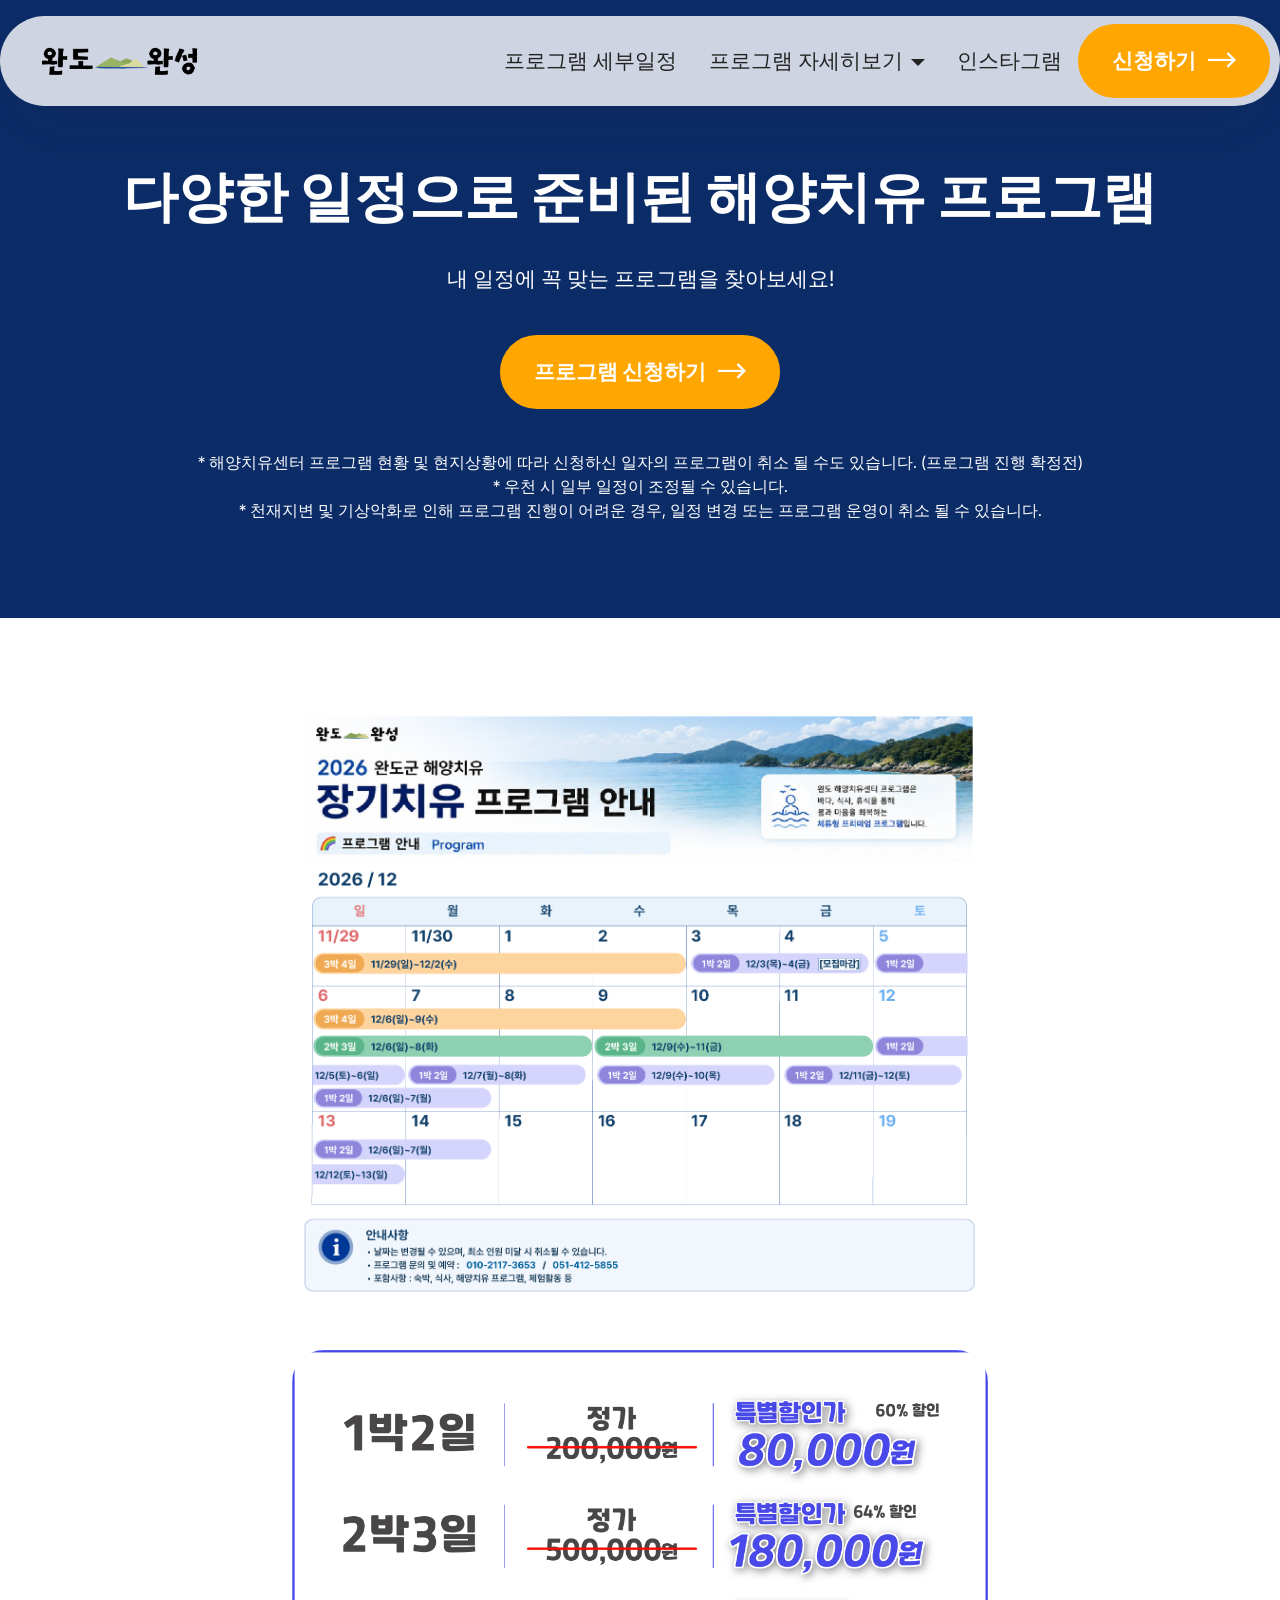
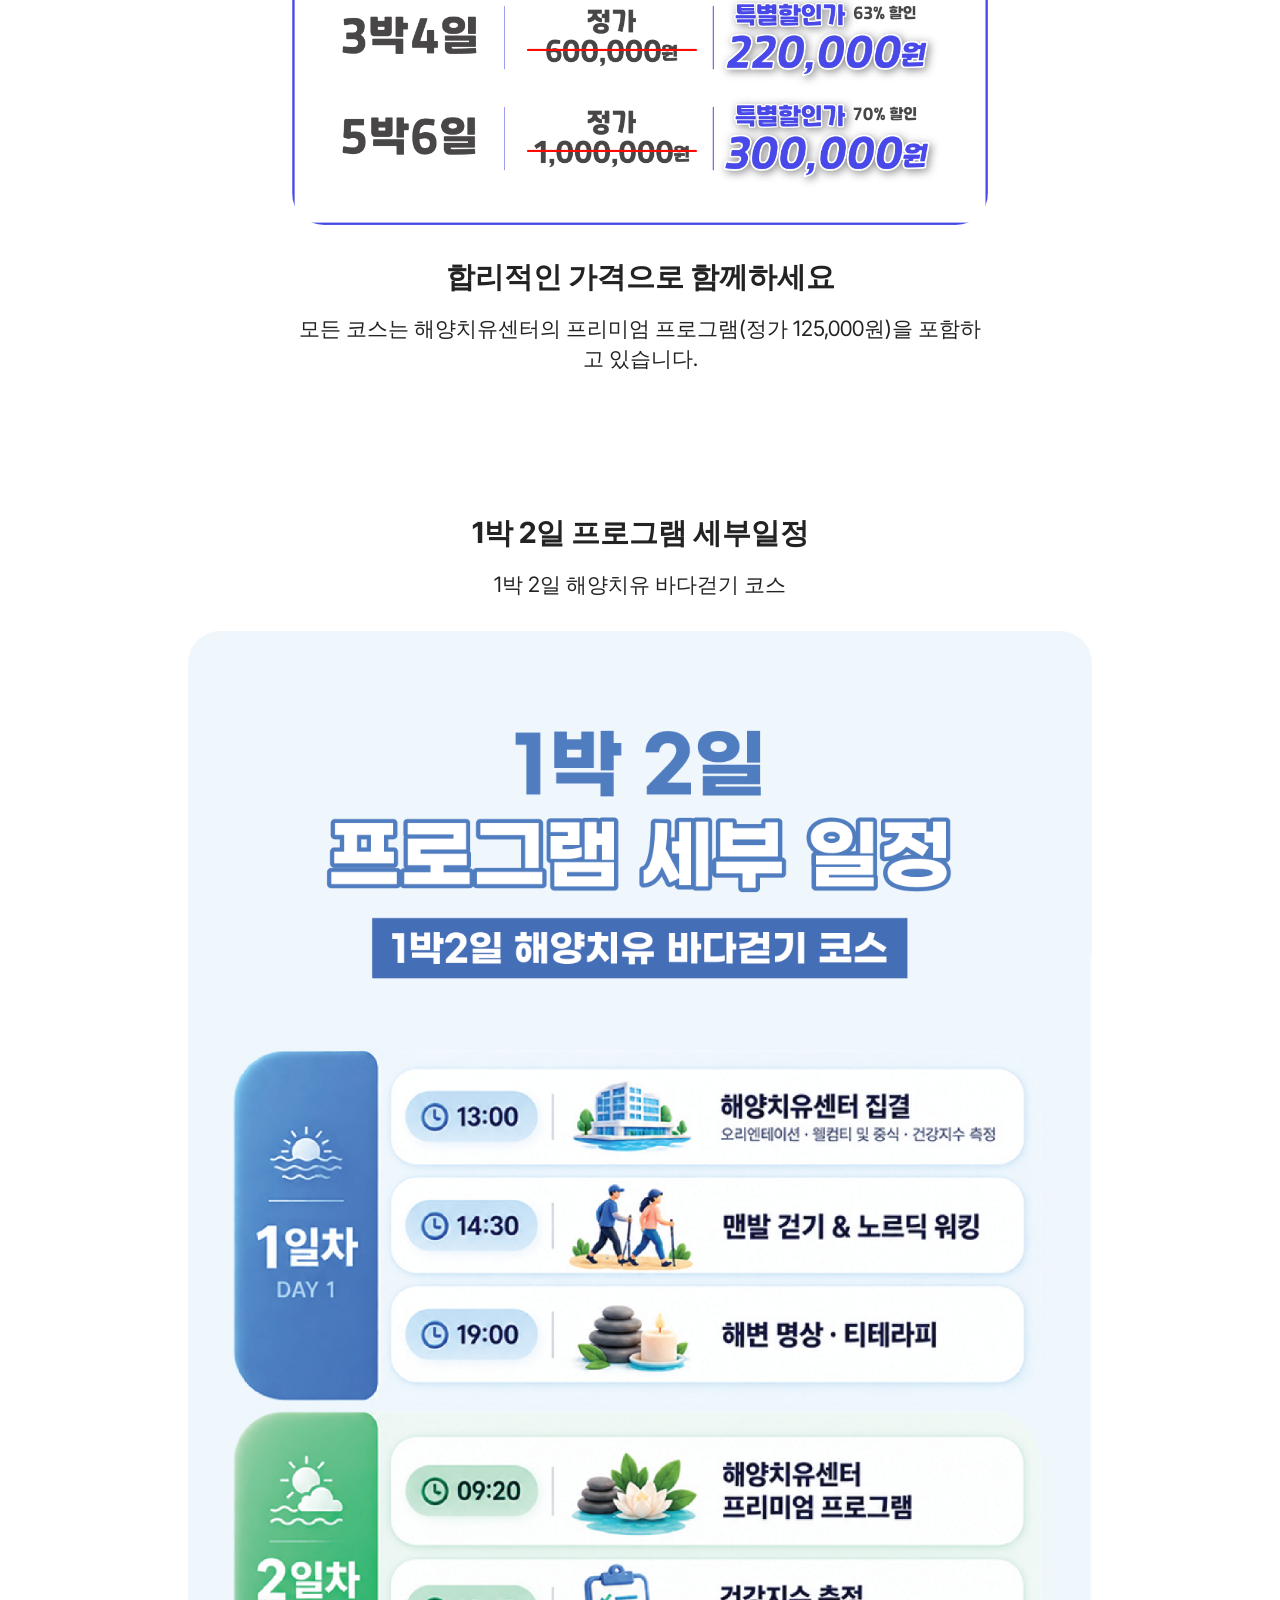
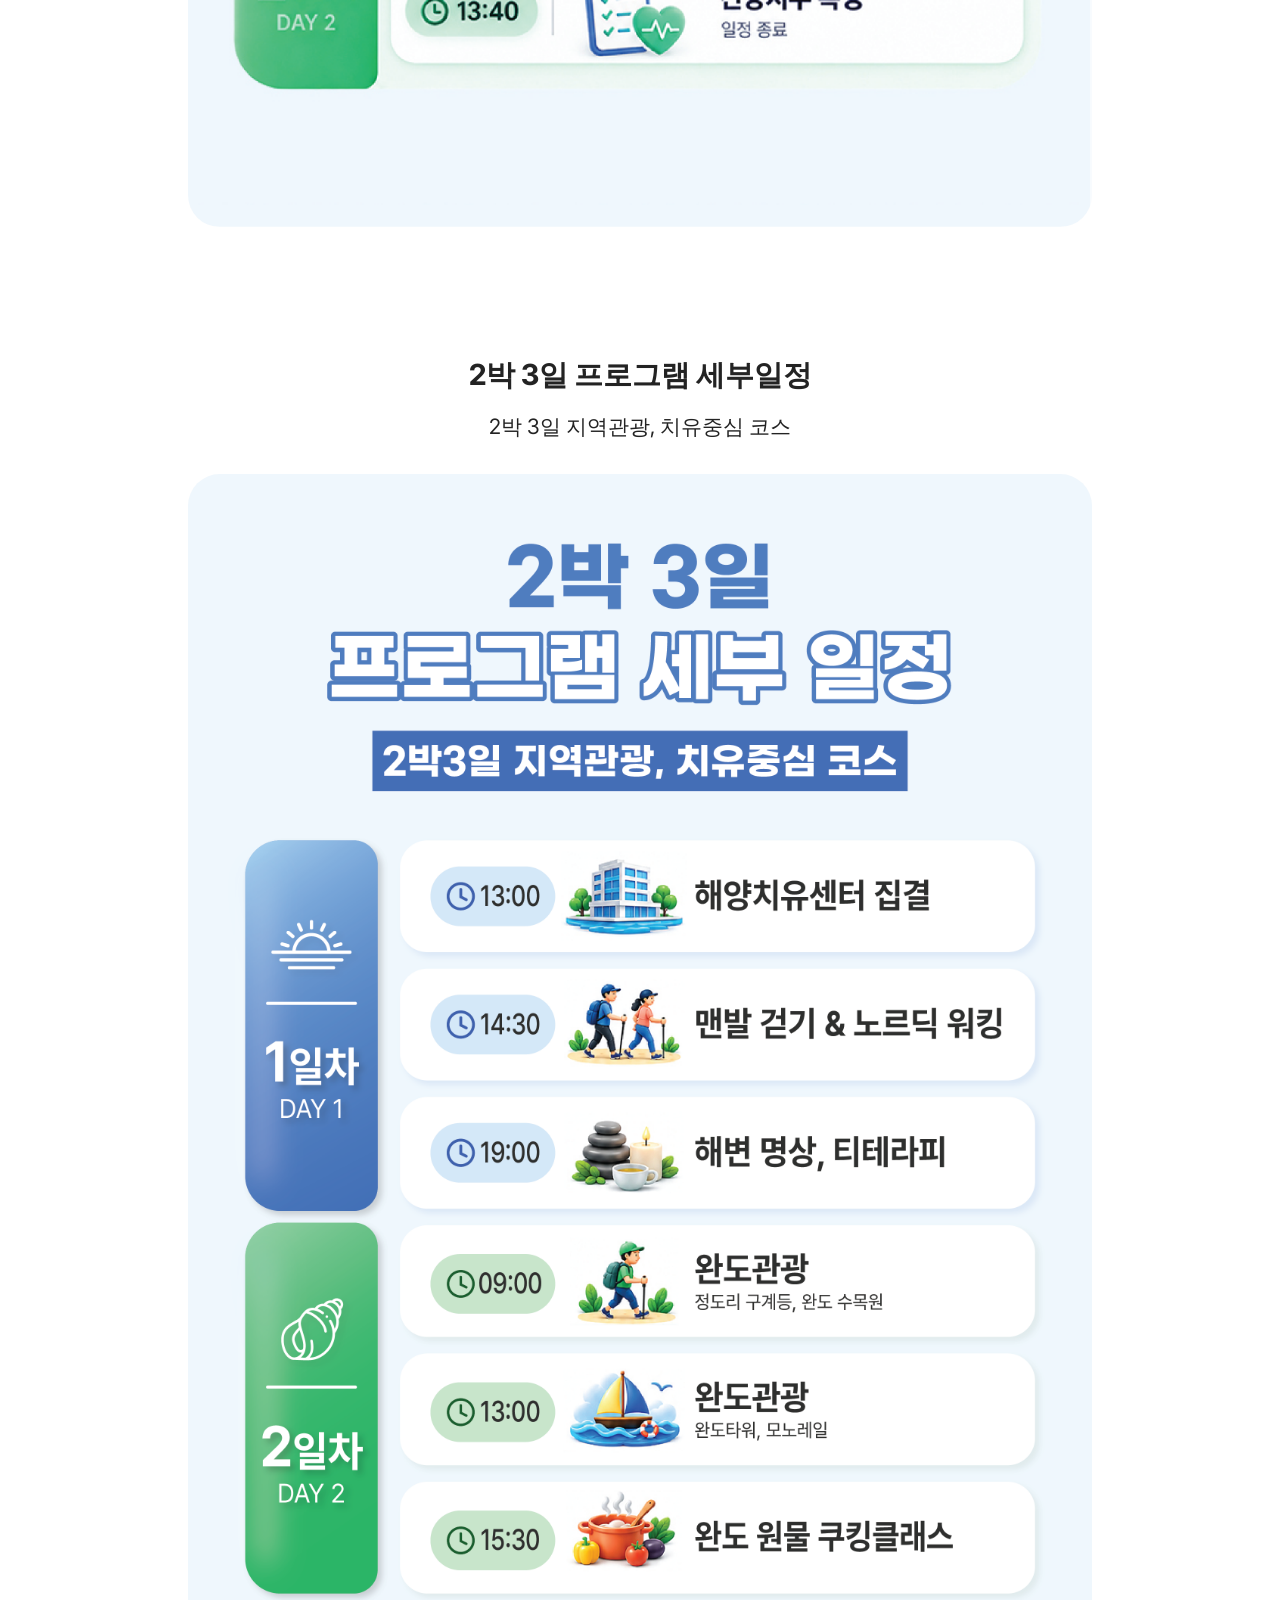
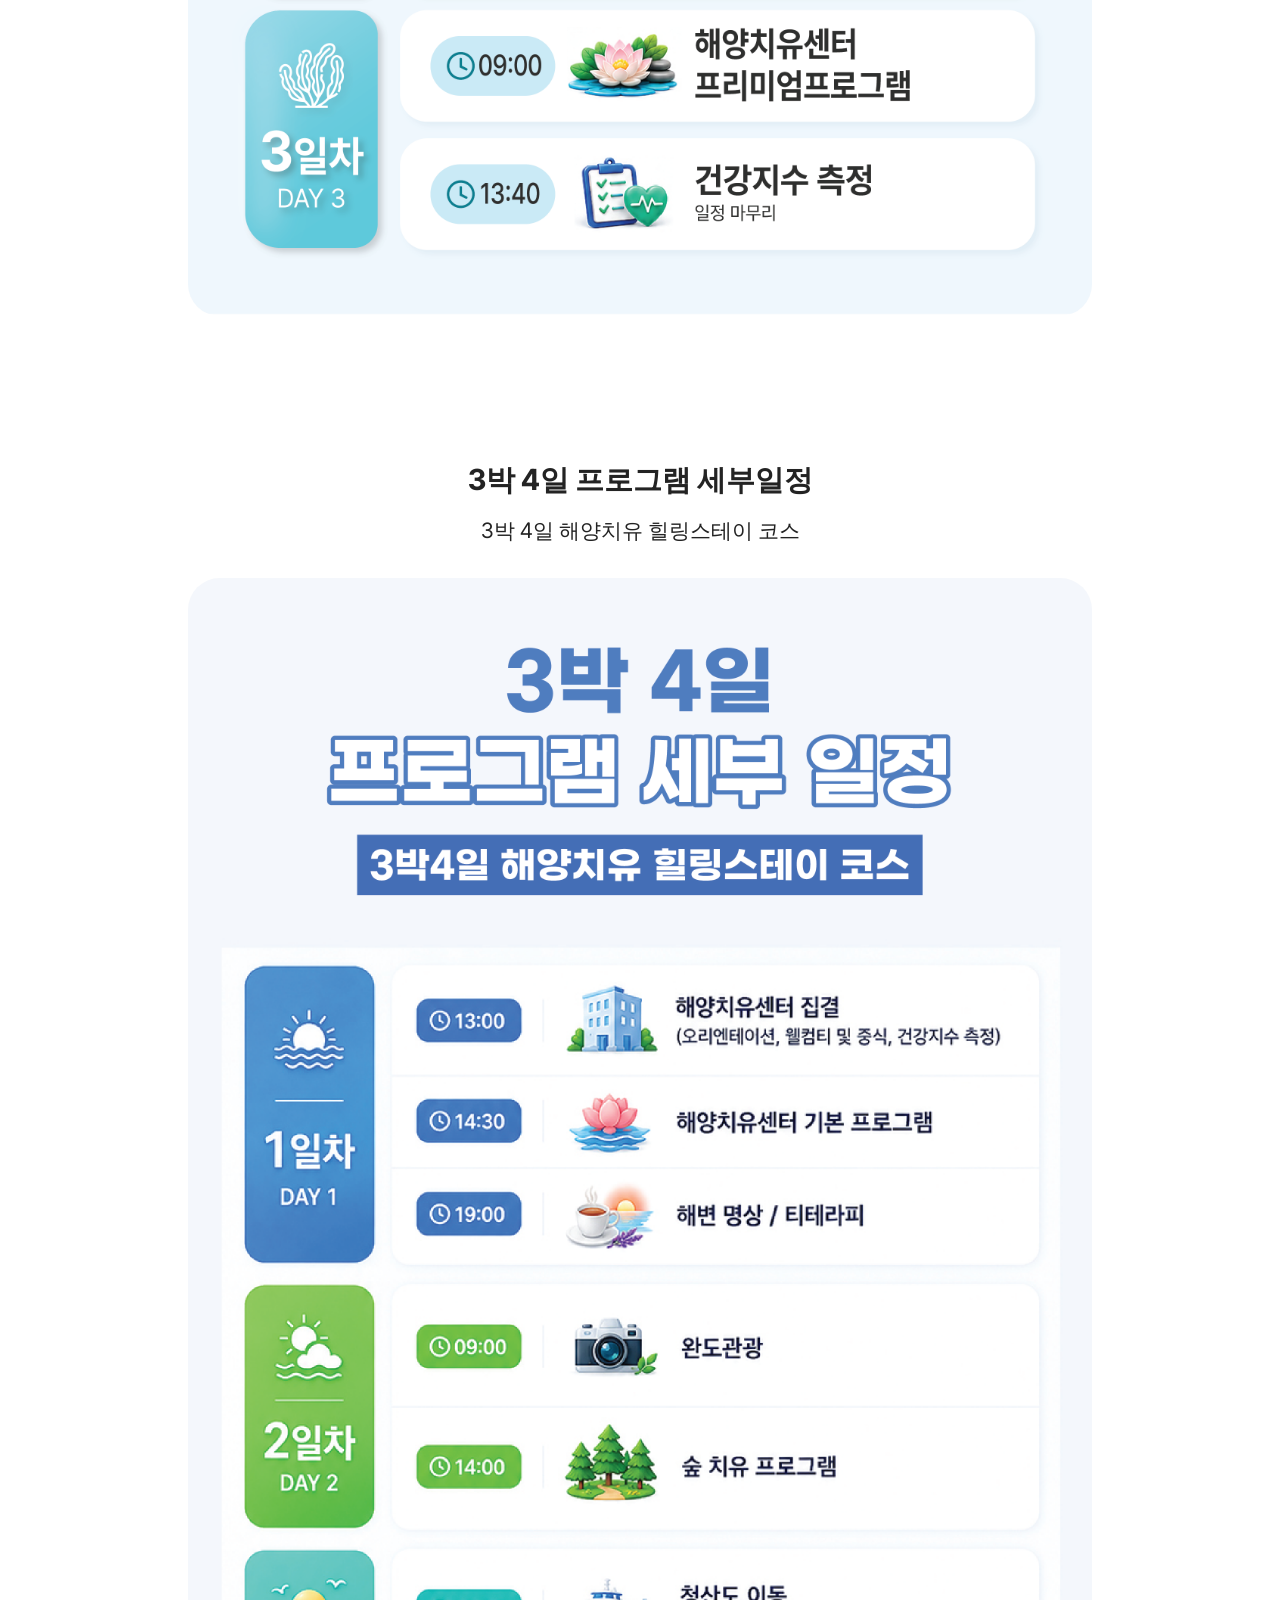
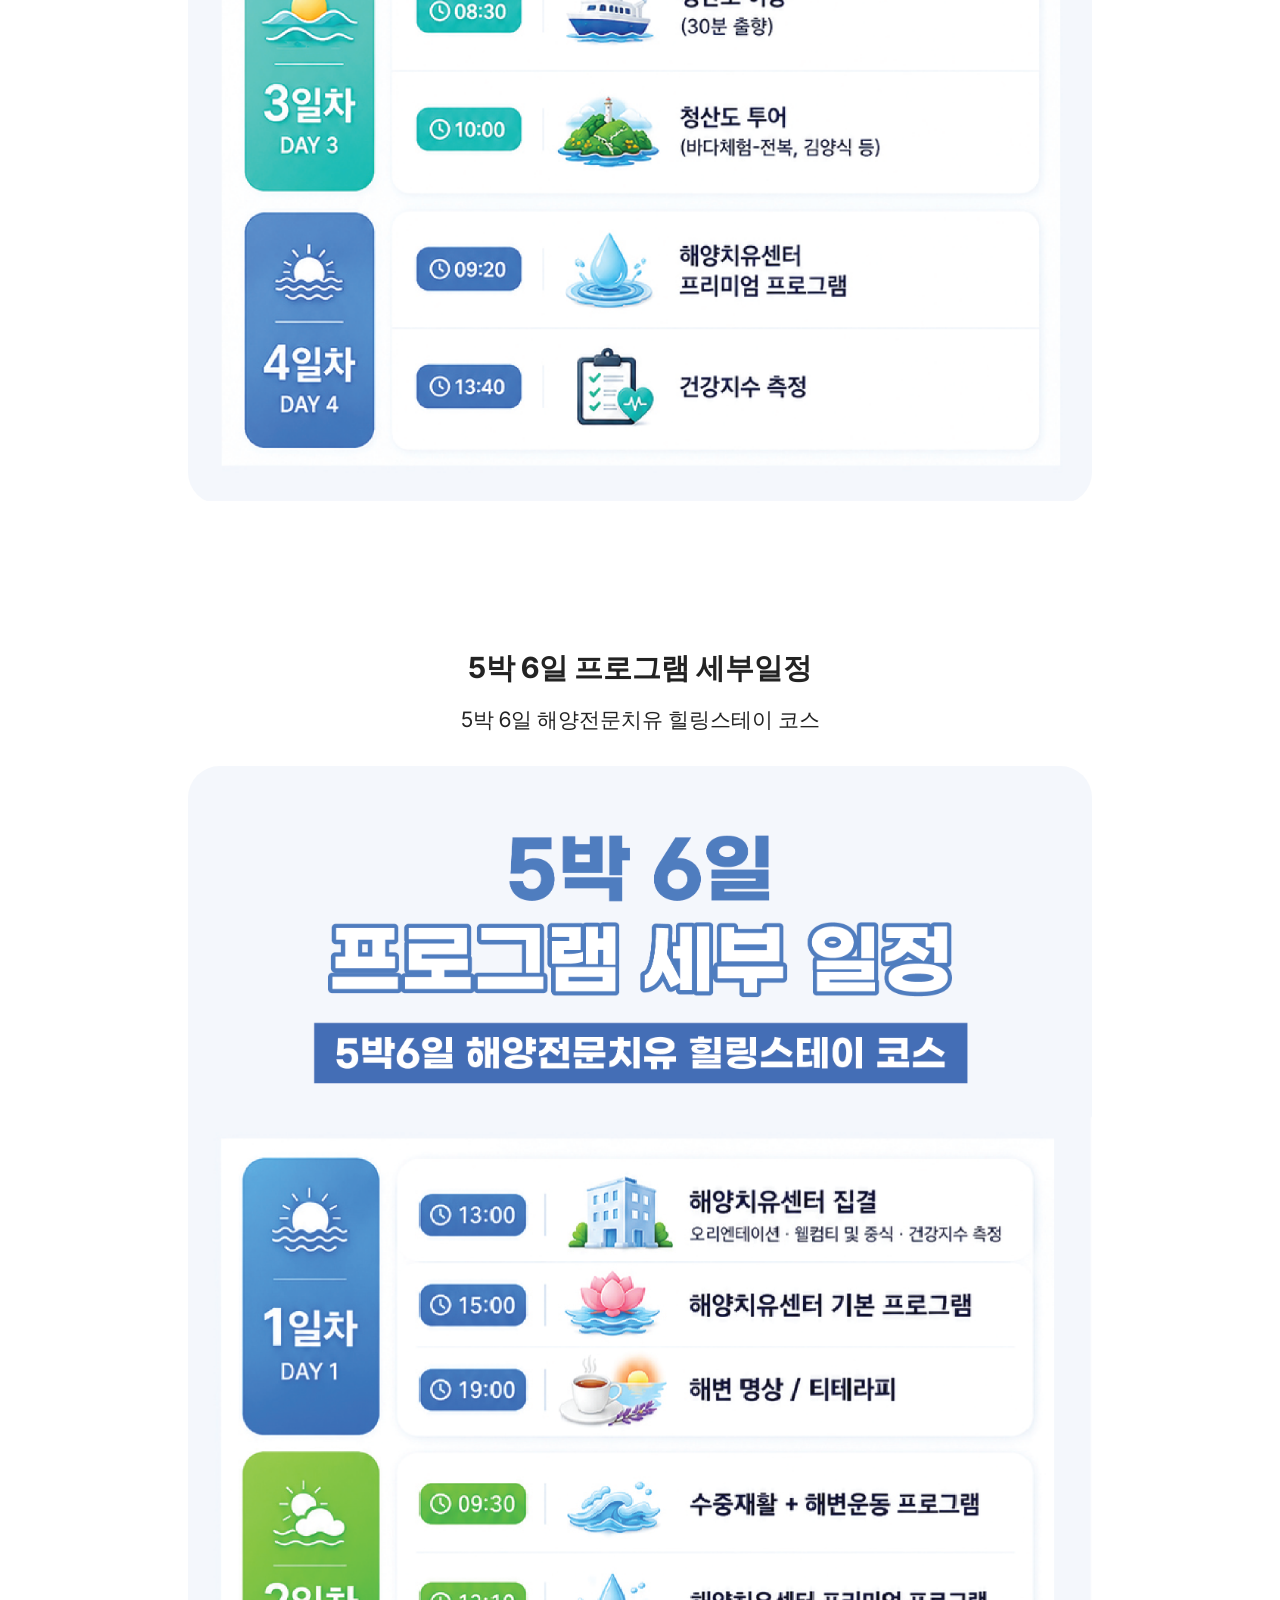
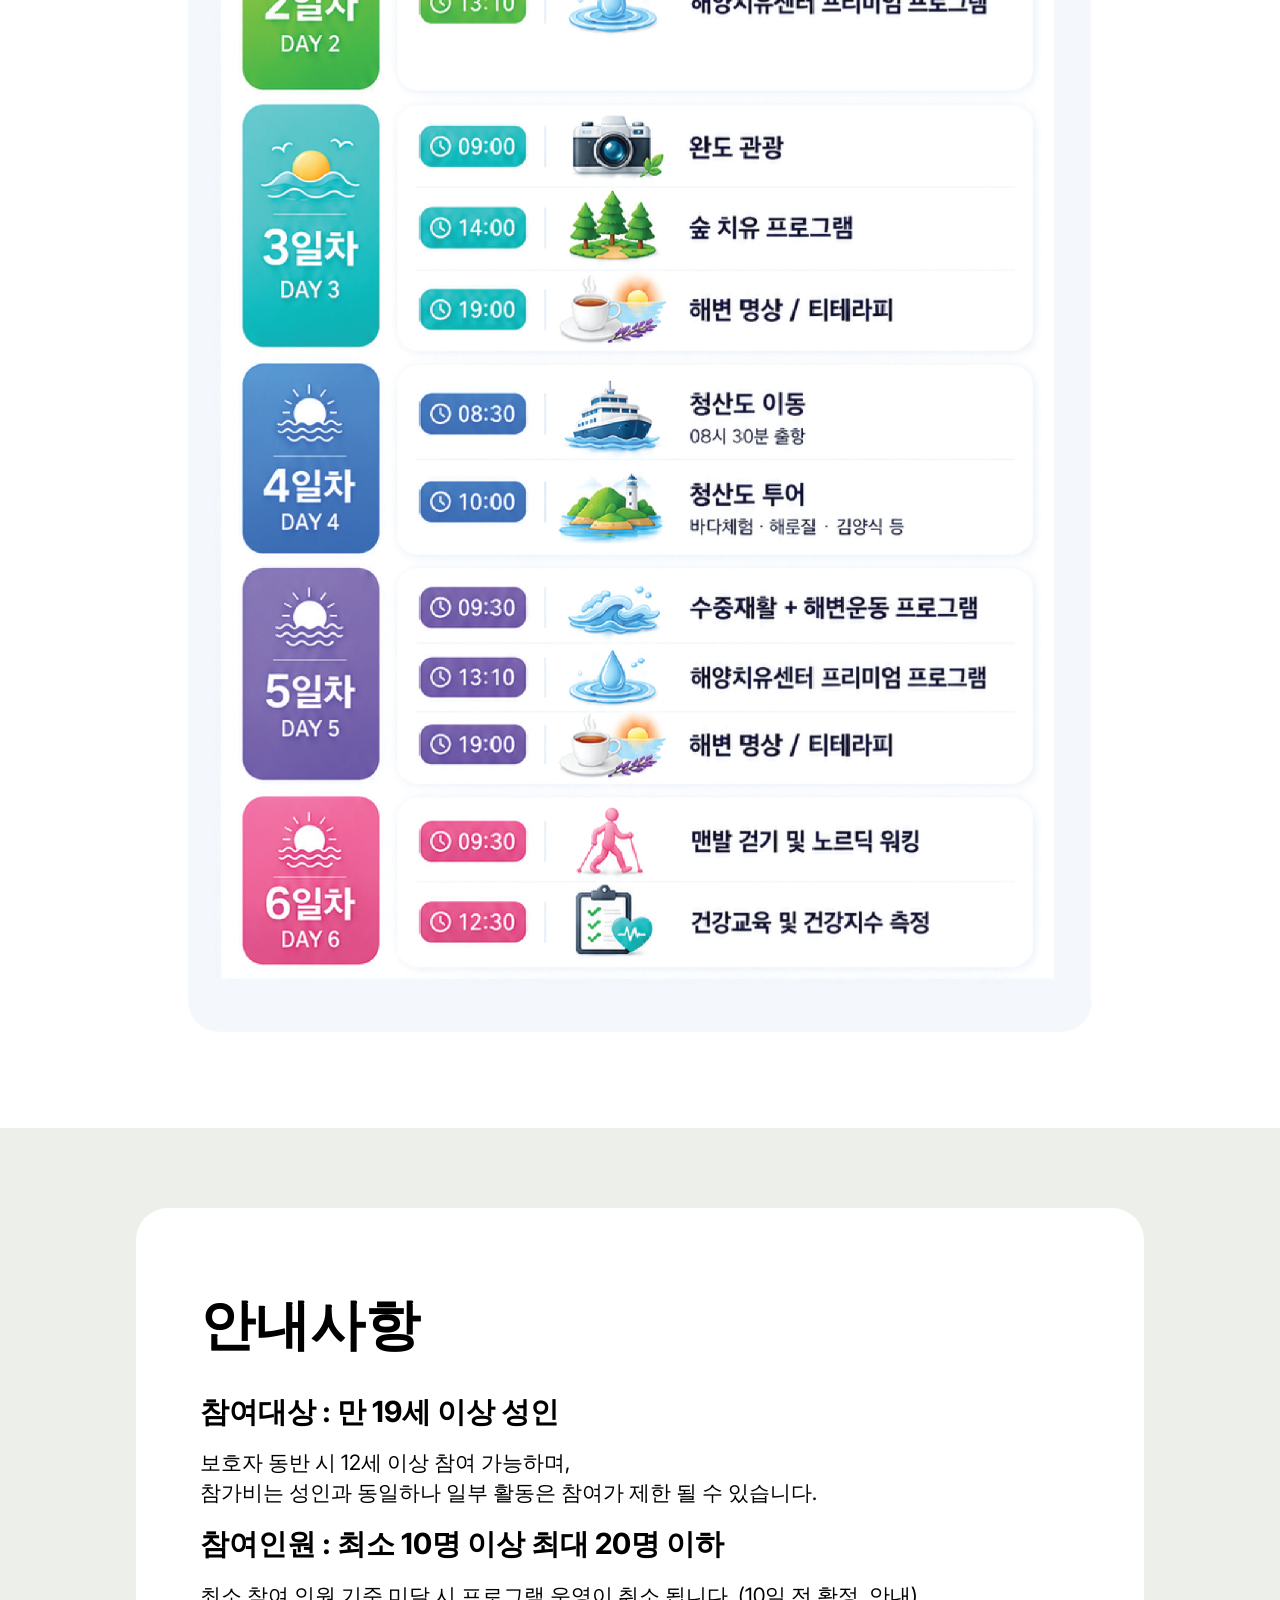
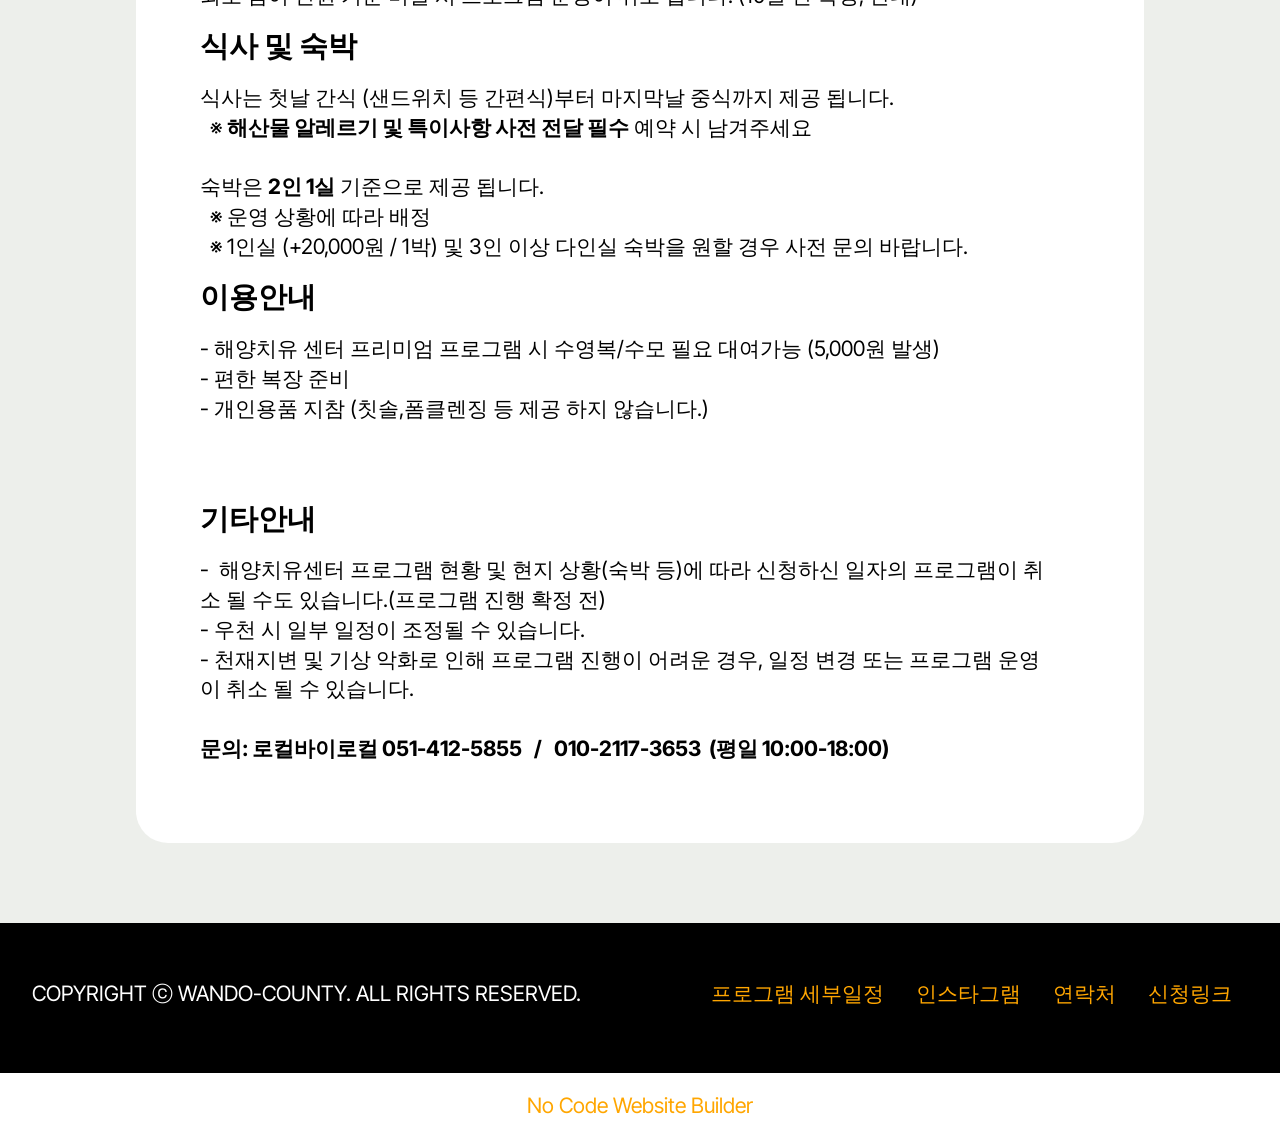
<file: page1.html>
<!DOCTYPE html>
<html  >
<head>
  <!-- Site made with Mobirise Website Builder v6.1.12, https://mobirise.com -->
  <meta charset="UTF-8">
  <meta http-equiv="X-UA-Compatible" content="IE=edge">
  <meta name="generator" content="Mobirise v6.1.12, mobirise.com">
  <meta name="viewport" content="width=device-width, initial-scale=1, minimum-scale=1">
  <link rel="shortcut icon" href="assets/images/4.png" type="image/x-icon">
  <meta name="description" content="">
  
  
  <title>프로그램 세부일정</title>
  <link rel="stylesheet" href="assets/web/assets/mobirise-icons2/mobirise2.css">
  <link rel="stylesheet" href="assets/bootstrap/css/bootstrap.min.css">
  <link rel="stylesheet" href="assets/dropdown/css/style.css">
  <link rel="stylesheet" href="assets/theme/css/style.css">
  <link rel="preload" href="https://fonts.googleapis.com/css?family=Inter+Tight:100,200,300,400,500,600,700,800,900,100i,200i,300i,400i,500i,600i,700i,800i,900i&display=swap" as="style" onload="this.onload=null;this.rel='stylesheet'">
  <noscript><link rel="stylesheet" href="https://fonts.googleapis.com/css?family=Inter+Tight:100,200,300,400,500,600,700,800,900,100i,200i,300i,400i,500i,600i,700i,800i,900i&display=swap"></noscript>
  <link rel="preload" as="style" href="assets/mobirise/css/mbr-additional.css?v=c7wn3s"><link rel="stylesheet" href="assets/mobirise/css/mbr-additional.css?v=c7wn3s" type="text/css">

  
  
  
</head>
<body>

<!-- Analytics -->
<!-- Google tag (gtag.js) -->
<script async src="https://www.googletagmanager.com/gtag/js?id=G-3G2KVG9FHQ"></script>
<script>
  window.dataLayer = window.dataLayer || [];
  function gtag(){dataLayer.push(arguments);}
  gtag('js', new Date());

  gtag('config', 'G-3G2KVG9FHQ');
</script>
<!-- /Analytics -->


  
  <section data-bs-version="5.1" class="menu menu2 cid-vuMDkG4ZP1" once="menu" id="menu02-c">
	

	<nav class="navbar navbar-dropdown navbar-fixed-top navbar-expand-lg">
		<div class="container">
			<div class="navbar-brand">
				<span class="navbar-logo">
					<a href="index.html">
						<img src="assets/images/1.png" alt="index" style="height: 2rem;">
					</a>
				</span>
				
			</div>
			<button class="navbar-toggler" type="button" data-toggle="collapse" data-bs-toggle="collapse" data-target="#navbarSupportedContent" data-bs-target="#navbarSupportedContent" aria-controls="navbarNavAltMarkup" aria-expanded="false" aria-label="Toggle navigation">
				<div class="hamburger">
					<span></span>
					<span></span>
					<span></span>
					<span></span>
				</div>
			</button>
			<div class="collapse navbar-collapse" id="navbarSupportedContent">
				<ul class="navbar-nav nav-dropdown" data-app-modern-menu="true"><li class="nav-item">
						<a class="nav-link link text-black text-primary display-4" href="page1.html">프로그램 세부일정</a>
					</li>
					<li class="nav-item dropdown">
						<a class="nav-link link text-black text-primary dropdown-toggle show display-4" href="https://balsam-tablecloth-50e.notion.site/d4c113ba708882dabb6881878abc5af6" aria-expanded="false" target="_blank" data-toggle="dropdown-submenu" data-bs-toggle="dropdown" data-bs-auto-close="outside">프로그램 자세히보기</a><div class="dropdown-menu show" aria-labelledby="dropdown-289" data-bs-popper="none"><a class="text-black text-primary dropdown-item display-4" href="page2.html">완도해양치유센터 프리미엄프로그램</a><a class="text-black text-primary dropdown-item display-4" href="page3.html">완도 지역관광</a><a class="text-black text-primary dropdown-item display-4" href="page4.html">숙소와 식사</a></div>
					</li><li class="nav-item"><a class="nav-link link text-black text-primary display-4" href="https://www.instagram.com/wd_marine_healing" aria-expanded="false" target="_blank">인스타그램</a></li></ul>
				
				<div class="navbar-buttons mbr-section-btn"><a class="btn btn-primary display-4" href="https://balsam-tablecloth-50e.notion.site/ea5113ba7088824f871581fcfedc8f64?pvs=143" target="_blank"><span class="mobi-mbri mobi-mbri-right mbr-iconfont mbr-iconfont-btn"></span>신청하기&nbsp;</a></div>
			</div>
		</div>
	</nav>
</section>

<section data-bs-version="5.1" class="header19 cid-vuMEmlKP2x" id="header19-d">
  

  
  
  <div class="container-fluid">
    <div class="row">
      <div class="content-wrap col-12 col-md-12">
        <h1 class="mbr-section-title mbr-fonts-style mb-4 display-2"><strong>다양한 일정으로 준비된 해양치유 프로그램</strong></h1>
        <p class="mbr-fonts-style mbr-text mb-4 display-7">내 일정에 꼭 맞는 프로그램을 찾아보세요!<br></p>
        <div class="mbr-section-btn"><a class="btn btn-primary display-7" href="https://balsam-tablecloth-50e.notion.site/ea5113ba7088824f871581fcfedc8f64?pvs=143"><span class="mobi-mbri mobi-mbri-right mbr-iconfont mbr-iconfont-btn"></span>프로그램 신청하기&nbsp;</a></div>
        <p class="mbr-fonts-style mbr-description mt-4 text-2">* 해양치유센터 프로그램 현황 및 현지상황에 따라 신청하신 일자의 프로그램이 취소 될 수도 있습니다. (프로그램 진행 확정전)
<br>* 우천 시 일부 일정이 조정될 수 있습니다.
<br>* 천재지변 및 기상악화로 인해 프로그램 진행이 어려운 경우, 일정 변경 또는 프로그램 운영이 취소 될 수 있습니다.</p>
      </div>
    </div>
  </div>
</section>

<section data-bs-version="5.1" class="image01 cid-vuTA5snqpr" id="image01-1q">
  

  
  

  <div class="container">
    <div class="row justify-content-center">
      <div class="col-12 col-lg-8">
        <div class="image-wrapper mb-4">
          <img class="w-100" src="assets/images/kakaotalk-20261125.png" alt="Mobirise Website Builder">
        </div>
        
        
      </div>
    </div>
  </div>
</section>

<section data-bs-version="5.1" class="image01 cid-vuO6tS5gke" id="image01-i">
  

  
  

  <div class="container">
    <div class="row justify-content-center">
      <div class="col-12 col-lg-7">
        <div class="image-wrapper mb-4">
          <img class="w-100" src="assets/images/0.png" alt="Mobirise Website Builder">
        </div>
        <h4 class="mbr-description mbr-fonts-style mb-3 align-center display-5"><strong>합리적인 가격으로 함께하세요</strong></h4>
        <p class="mbr-description mbr-fonts-style mb-0 align-center display-7">모든 코스는 해양치유센터의 프리미엄 프로그램(정가 125,000원)을 포함하고 있습니다.<br><br><br></p>
      </div>
    </div>
  </div>
</section>

<section data-bs-version="5.1" class="image3 cid-vuMDfFQxEt" id="image03-8">
  

  
  

  <div class="container">
    <div class="row justify-content-center">
      <div class="col-12 col-lg-9">
        <h4 class="mbr-description mbr-fonts-style mb-3 align-center display-5"><strong>1박 2일 프로그램 세부일정</strong></h4>
        <p class="mbr-description mbr-fonts-style mb-4 align-center display-7">1박 2일 해양치유 바다걷기 코스<br></p>
        <div class="image-wrapper">
          <img class="w-100" src="assets/images/12.png" alt="Mobirise Website Builder">
        </div>
      </div>
    </div>
  </div>
</section>

<section data-bs-version="5.1" class="image3 cid-vuMDgiy1i8" id="image03-9">
  

  
  

  <div class="container">
    <div class="row justify-content-center">
      <div class="col-12 col-lg-9">
        <h4 class="mbr-description mbr-fonts-style mb-3 align-center display-5"><strong>2박 3일 프로그램 세부일정</strong></h4>
        <p class="mbr-description mbr-fonts-style mb-4 align-center display-7">
          2박 3일 지역관광, 치유중심 코스
        </p>
        <div class="image-wrapper">
          <img class="w-100" src="assets/images/23.png" alt="Mobirise Website Builder">
        </div>
      </div>
    </div>
  </div>
</section>

<section data-bs-version="5.1" class="image3 cid-vuMDgFJKD6" id="image03-a">
  

  
  

  <div class="container">
    <div class="row justify-content-center">
      <div class="col-12 col-lg-9">
        <h4 class="mbr-description mbr-fonts-style mb-3 align-center display-5"><strong>3박 4일 프로그램 세부일정</strong></h4>
        <p class="mbr-description mbr-fonts-style mb-4 align-center display-7">
          3박 4일 해양치유 힐링스테이 코스
        </p>
        <div class="image-wrapper">
          <img class="w-100" src="assets/images/34.png" alt="Mobirise Website Builder">
        </div>
      </div>
    </div>
  </div>
</section>

<section data-bs-version="5.1" class="image3 cid-vuMDgZUXp9" id="image03-b">
  

  
  

  <div class="container">
    <div class="row justify-content-center">
      <div class="col-12 col-lg-9">
        <h4 class="mbr-description mbr-fonts-style mb-3 align-center display-5"><strong>5박 6일 프로그램 세부일정</strong></h4>
        <p class="mbr-description mbr-fonts-style mb-4 align-center display-7">
          5박 6일 해양전문치유 힐링스테이 코스
        </p>
        <div class="image-wrapper">
          <img class="w-100" src="assets/images/57.png" alt="Mobirise Website Builder">
        </div>
      </div>
    </div>
  </div>
</section>

<section data-bs-version="5.1" class="article07 cid-vuO9wQHtOH" id="article07-m">
  

  
  
  <div class="container">
    <div class="row justify-content-center">
      <div class="card col-md-12 col-lg-10">
        <div class="card-wrapper">
          <h3 class="card-title mbr-fonts-style mbr-white mt-3 mb-4 display-2"><strong>안내사항</strong></h3>
          <div class="row card-box align-left">
            <div class="item features-without-image col-12">
              <div class="item-wrapper">
                <h4 class="mbr-section-subtitle mbr-fonts-style mb-3 display-5"><strong>참여대상 : 만 19세 이상 성인</strong></h4>
                <p class="mbr-text mbr-fonts-style display-7">보호자 동반 시 12세 이상 참여 가능하며, <br>참가비는 성인과 동일하나 일부 활동은 참여가 제한 될 수 있습니다.</p>
              </div>
            </div>
            <div class="item features-without-image col-12">
              <div class="item-wrapper">
                <h4 class="mbr-section-subtitle mbr-fonts-style mb-3 display-5">
                  <strong>참여인원 : 최소 10명 이상 최대 20명 이하</strong></h4>
                <p class="mbr-text mbr-fonts-style display-7">
                  최소 참여 인원 기준 미달 시 프로그램 운영이 취소 됩니다. (10일 전 확정, 안내)
                </p>
              </div>
            </div>
            <div class="item features-without-image col-12">
              <div class="item-wrapper">
                <h4 class="mbr-section-subtitle mbr-fonts-style mb-3 display-5">
                  <strong>식사 및 숙박</strong></h4>
                <p class="mbr-text mbr-fonts-style display-7">
                  식사는 첫날 간식 (샌드위치 등 간편식)부터 마지막날 중식까지 제공 됩니다.<br>&nbsp; ※ <strong>해산물 알레르기 및 특이사항 사전 전달 필수</strong> 예약 시 남겨주세요<br><br>숙박은 <strong>2인 1실</strong> 기준으로 제공 됩니다.<br>&nbsp; ※ 운영 상황에 따라 배정
<br>&nbsp; ※ 1인실 (+20,000원 / 1박) 및 3인 이상 다인실 숙박을 원할 경우 사전 문의 바랍니다.<br>
                </p>
              </div>
            </div>
            <div class="item features-without-image col-12">
              <div class="item-wrapper">
                <h4 class="mbr-section-subtitle mbr-fonts-style mb-3 display-5">
                  <strong>이용안내</strong></h4>
                <p class="mbr-text mbr-fonts-style display-7">- 해양치유 센터 프리미엄 프로그램 시 수영복/수모 필요 대여가능 (5,000원 발생)
<br>- 편한 복장 준비
<br>- 개인용품 지참&nbsp;(칫솔,폼클렌징 등 제공 하지 않습니다.)<br><br><br></p>
              </div>
            </div><div class="item features-without-image col-12">
              <div class="item-wrapper">
                <h4 class="mbr-section-subtitle mbr-fonts-style mb-3 display-5">
                  <strong>기타안내</strong></h4>
                <p class="mbr-text mbr-fonts-style display-7">-&nbsp; 해양치유센터 프로그램 현황 및 현지 상황(숙박 등)에 따라&nbsp;신청하신 일자의 프로그램이 취소 될 수도 있습니다.(프로그램 진행 확정 전)<br>- 우천 시 일부 일정이 조정될 수 있습니다.<br>- 천재지변 및 기상 악화로 인해 프로그램 진행이 어려운 경우, 일정 변경 또는 프로그램 운영이 취소 될 수 있습니다.<br><br><strong>문의: 로컬바이로컬 051-412-5855&nbsp; &nbsp;/&nbsp; &nbsp;010-2117-3653&nbsp; (평일 10:00-18:00)</strong></p>
              </div>
            </div>
          </div>
          
        </div>
      </div>
    </div>
  </div>
</section>

<section data-bs-version="5.1" class="footer2 cid-vuMF1En0Py" once="footers" id="footer02-e">
    

    
    

    <div class="container">
        <div class="row">
            <div class="col-12 col-lg-6 center mt-2 mb-3">
                <p class="mbr-fonts-style copyright mb-0 display-7">
                    COPYRIGHT ⓒ WANDO-COUNTY. ALL RIGHTS RESERVED.
                </p>
            </div>
            <div class="col-12 col-lg-6 center">
                <div class="row-links mt-2 mb-3">
                    <ul class="row-links-soc">
                        
                        
                        
                        
                    <li class="row-links-soc-item mbr-fonts-style display-7"><a href="page1.html" class="text-primary">프로그램 세부일정</a></li><li class="row-links-soc-item mbr-fonts-style display-7"><a href="https://www.instagram.com/wd_marine_healing" class="text-primary" target="_blank">인스타그램</a></li><li class="row-links-soc-item mbr-fonts-style display-7"><a href="tel:051-412-5855" class="text-primary">연락처</a></li><li class="row-links-soc-item mbr-fonts-style display-7"><a href="https://balsam-tablecloth-50e.notion.site/ea5113ba7088824f871581fcfedc8f64?pvs=143" class="text-primary">신청링크</a></li></ul>
                </div>
            </div>
        </div>
    </div>
</section><section class="display-7" style="padding: 0;align-items: center;justify-content: center;flex-wrap: wrap;    align-content: center;display: flex;position: relative;height: 4rem;"><a href="https://mobiri.se/5114233" style="flex: 1 1;height: 4rem;position: absolute;width: 100%;z-index: 1;"><img alt="" style="height: 4rem;" src="[data-uri]"></a><p style="margin: 0;text-align: center;" class="display-7">&#8204;</p><a style="z-index:1" href="https://mobirise.com/builder/no-code-website-builder.html">No Code Website Builder</a></section><script src="assets/bootstrap/js/bootstrap.bundle.min.js"></script>  <script src="assets/smoothscroll/smooth-scroll.js"></script>  <script src="assets/ytplayer/index.js"></script>  <script src="assets/dropdown/js/navbar-dropdown.js"></script>  <script src="assets/theme/js/script.js"></script>  
  
  
</body>
</html>
</file>
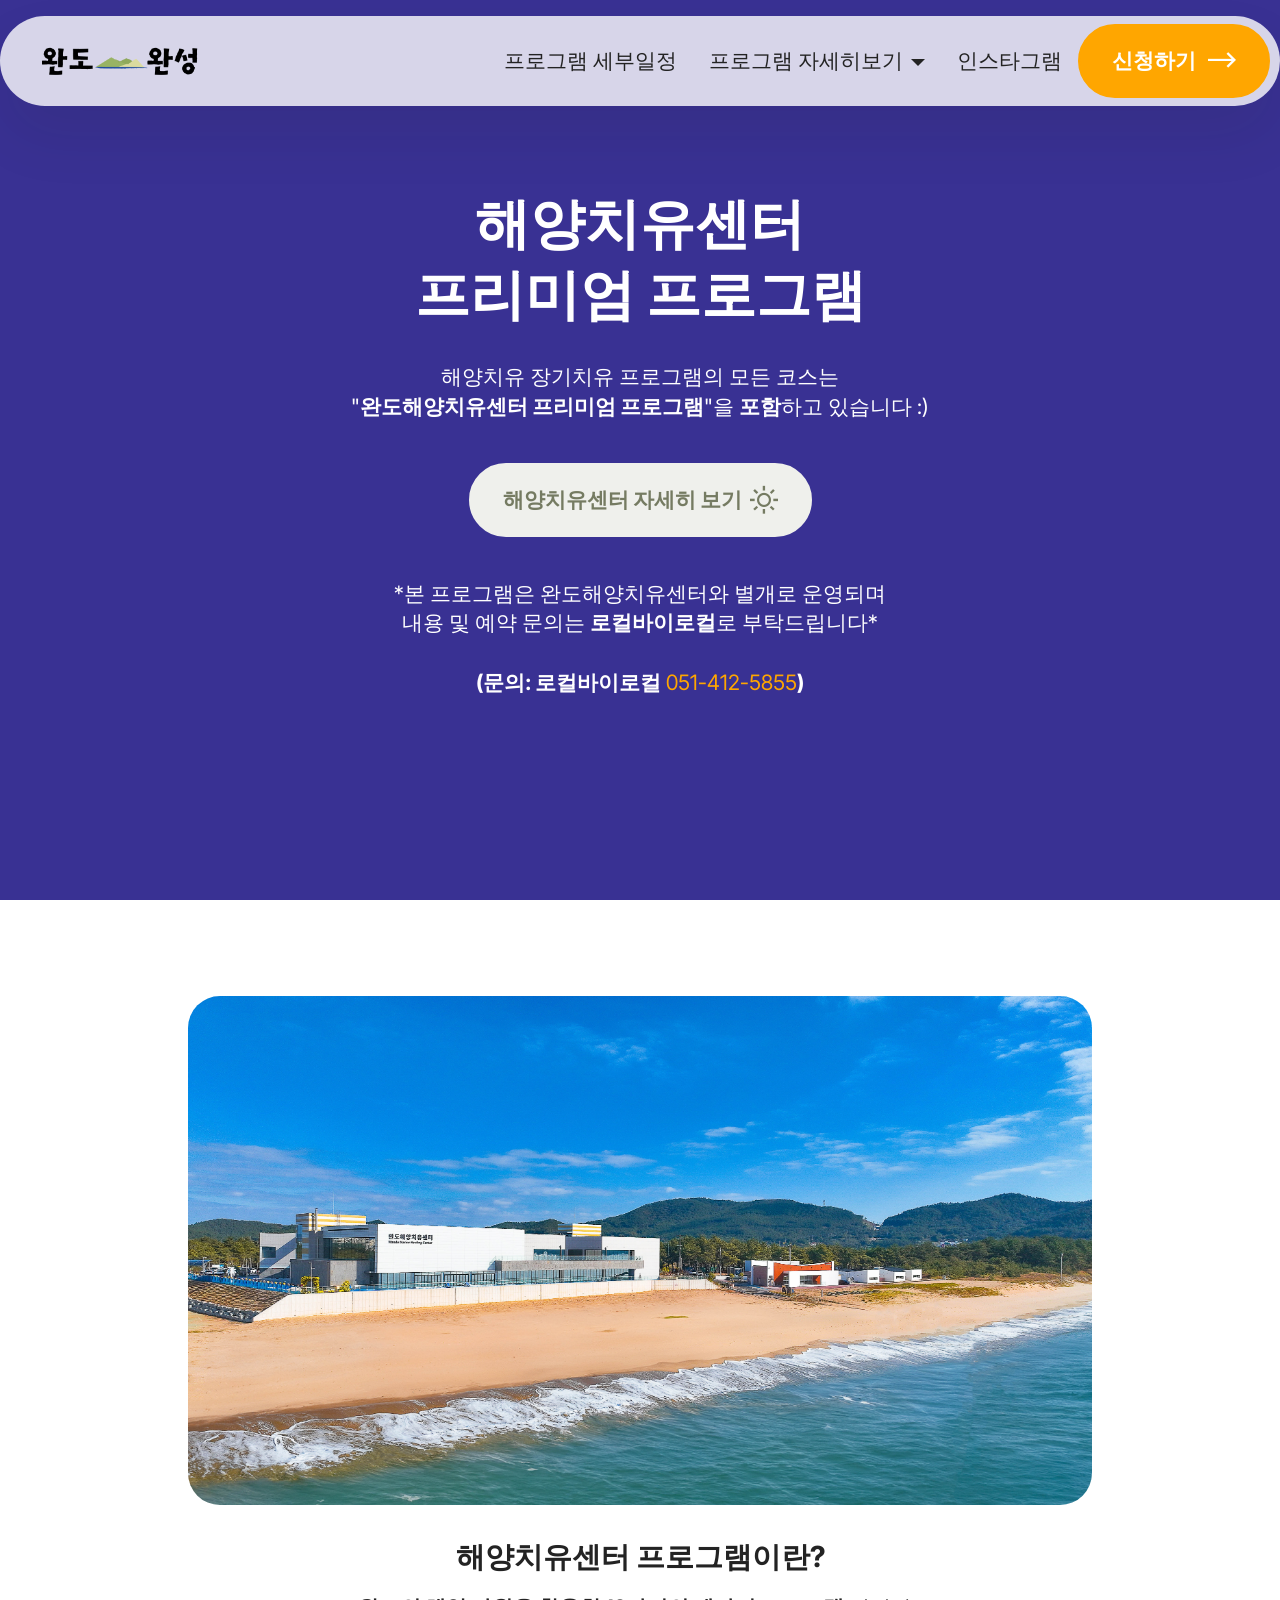
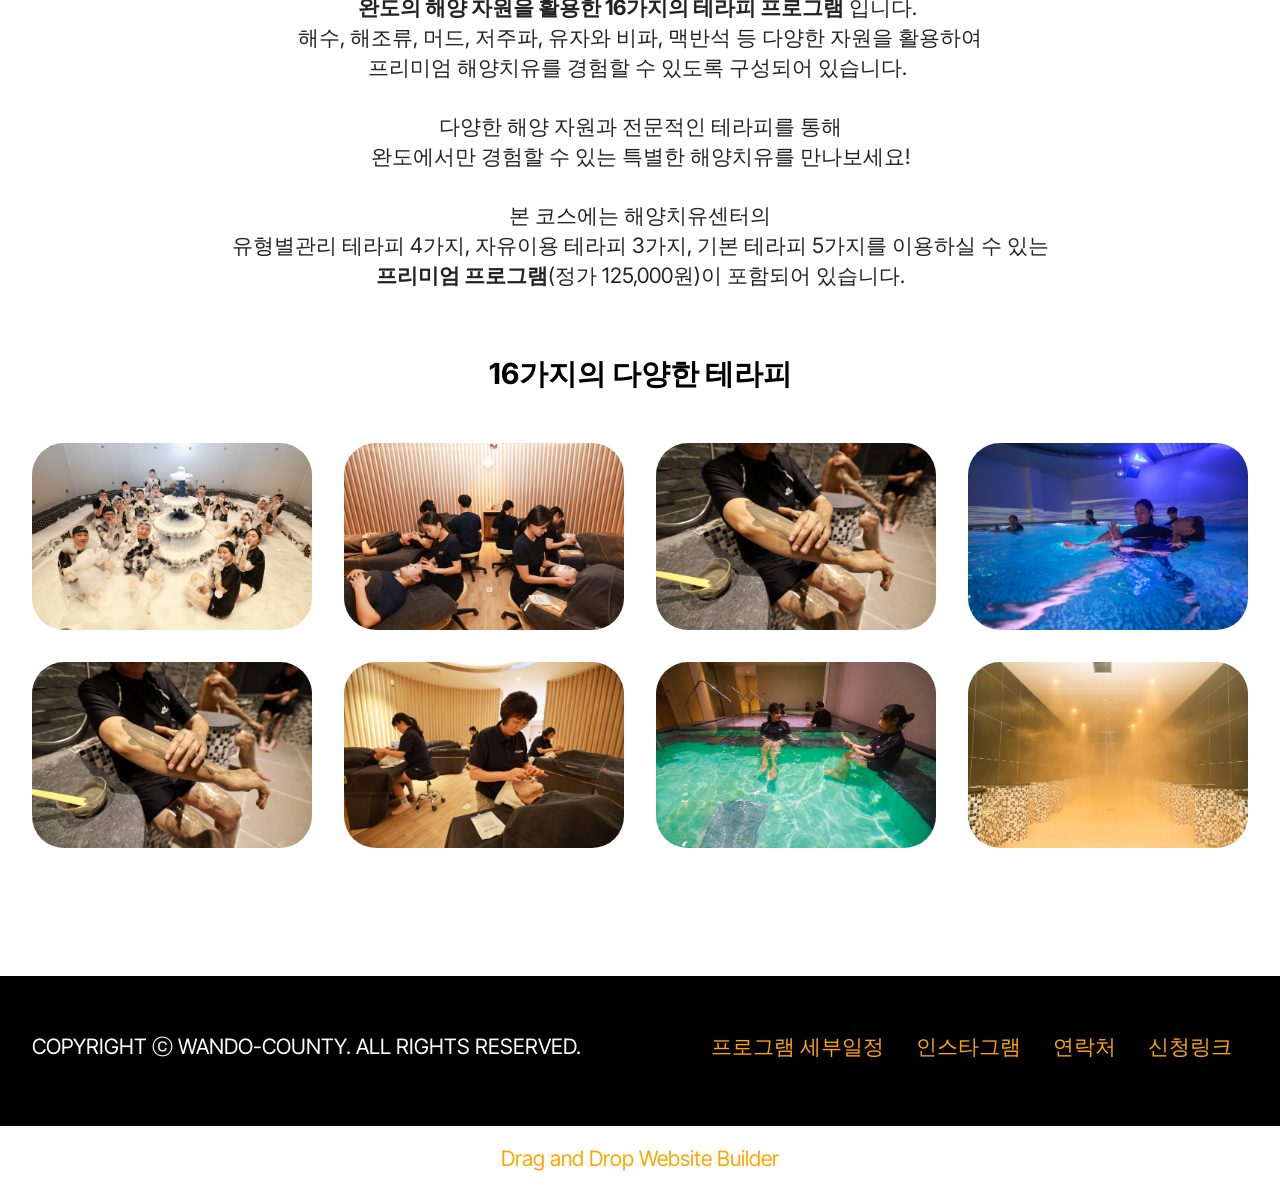
<file: page2.html>
<!DOCTYPE html>
<html  >
<head>
  <!-- Site made with Mobirise Website Builder v6.1.12, https://mobirise.com -->
  <meta charset="UTF-8">
  <meta http-equiv="X-UA-Compatible" content="IE=edge">
  <meta name="generator" content="Mobirise v6.1.12, mobirise.com">
  <meta name="viewport" content="width=device-width, initial-scale=1, minimum-scale=1">
  <link rel="shortcut icon" href="assets/images/4.png" type="image/x-icon">
  <meta name="description" content="">
  
  
  <title>완도해양치유센터 프리미엄프로그램</title>
  <link rel="stylesheet" href="assets/web/assets/mobirise-icons2/mobirise2.css">
  <link rel="stylesheet" href="assets/bootstrap/css/bootstrap.min.css">
  <link rel="stylesheet" href="assets/dropdown/css/style.css">
  <link rel="stylesheet" href="assets/theme/css/style.css">
  <link rel="preload" href="https://fonts.googleapis.com/css?family=Inter+Tight:100,200,300,400,500,600,700,800,900,100i,200i,300i,400i,500i,600i,700i,800i,900i&display=swap" as="style" onload="this.onload=null;this.rel='stylesheet'">
  <noscript><link rel="stylesheet" href="https://fonts.googleapis.com/css?family=Inter+Tight:100,200,300,400,500,600,700,800,900,100i,200i,300i,400i,500i,600i,700i,800i,900i&display=swap"></noscript>
  <link rel="preload" as="style" href="assets/mobirise/css/mbr-additional.css?v=4dYs1Z"><link rel="stylesheet" href="assets/mobirise/css/mbr-additional.css?v=4dYs1Z" type="text/css">

  
  
  
</head>
<body>

<!-- Analytics -->
<!-- Google tag (gtag.js) -->
<script async src="https://www.googletagmanager.com/gtag/js?id=G-3G2KVG9FHQ"></script>
<script>
  window.dataLayer = window.dataLayer || [];
  function gtag(){dataLayer.push(arguments);}
  gtag('js', new Date());

  gtag('config', 'G-3G2KVG9FHQ');
</script>
<!-- /Analytics -->


  
  <section data-bs-version="5.1" class="menu menu2 cid-vuMDkG4ZP1" once="menu" id="menu02-r">
	

	<nav class="navbar navbar-dropdown navbar-fixed-top navbar-expand-lg">
		<div class="container">
			<div class="navbar-brand">
				<span class="navbar-logo">
					<a href="index.html">
						<img src="assets/images/1.png" alt="index" style="height: 2rem;">
					</a>
				</span>
				
			</div>
			<button class="navbar-toggler" type="button" data-toggle="collapse" data-bs-toggle="collapse" data-target="#navbarSupportedContent" data-bs-target="#navbarSupportedContent" aria-controls="navbarNavAltMarkup" aria-expanded="false" aria-label="Toggle navigation">
				<div class="hamburger">
					<span></span>
					<span></span>
					<span></span>
					<span></span>
				</div>
			</button>
			<div class="collapse navbar-collapse" id="navbarSupportedContent">
				<ul class="navbar-nav nav-dropdown" data-app-modern-menu="true"><li class="nav-item">
						<a class="nav-link link text-black text-primary display-4" href="page1.html">프로그램 세부일정</a>
					</li>
					<li class="nav-item dropdown">
						<a class="nav-link link text-black text-primary dropdown-toggle show display-4" href="https://balsam-tablecloth-50e.notion.site/d4c113ba708882dabb6881878abc5af6" aria-expanded="false" target="_blank" data-toggle="dropdown-submenu" data-bs-toggle="dropdown" data-bs-auto-close="outside">프로그램 자세히보기</a><div class="dropdown-menu show" aria-labelledby="dropdown-289" data-bs-popper="none"><a class="text-black text-primary dropdown-item display-4" href="page2.html">완도해양치유센터 프리미엄프로그램</a><a class="text-black text-primary dropdown-item display-4" href="page3.html">완도 지역관광</a><a class="text-black text-primary dropdown-item display-4" href="page4.html">숙소와 식사</a></div>
					</li><li class="nav-item"><a class="nav-link link text-black text-primary display-4" href="https://www.instagram.com/wd_marine_healing" aria-expanded="false" target="_blank">인스타그램</a></li></ul>
				
				<div class="navbar-buttons mbr-section-btn"><a class="btn btn-primary display-4" href="https://balsam-tablecloth-50e.notion.site/ea5113ba7088824f871581fcfedc8f64?pvs=143" target="_blank"><span class="mobi-mbri mobi-mbri-right mbr-iconfont mbr-iconfont-btn"></span>신청하기&nbsp;</a></div>
			</div>
		</div>
	</nav>
</section>

<section data-bs-version="5.1" class="header19 cid-vuS8mioNkM mbr-fullscreen" id="header19-u">
  

  
  
  <div class="container">
    <div class="row">
      <div class="content-wrap col-12 col-md-8">
        <h1 class="mbr-section-title mbr-fonts-style mb-4 display-2"><strong>해양치유센터</strong><br><strong>프리미엄 프로그램</strong></h1>
        <p class="mbr-fonts-style mbr-text mb-4 display-7">해양치유 장기치유 프로그램의 모든 코스는<br>"<strong>완도해양치유센터 프리미엄 프로그램</strong>"을 <strong>포함</strong>하고 있습니다 :)</p>
        <div class="mbr-section-btn"><a class="btn btn-white display-7" href="https://www.wandohealing.or.kr/intro" target="_blank"><span class="mobi-mbri mobi-mbri-sun mbr-iconfont mbr-iconfont-btn"></span>해양치유센터 자세히 보기</a></div>
        <p class="mbr-fonts-style mbr-description mt-4 display-7">*본 프로그램은 완도해양치유센터와 별개로 운영되며<br>내용 및 예약 문의는                                           <strong>로컬바이로컬</strong>로 부탁드립니다*<br><br><strong>(문의: 로컬바이로컬<a href="tel:051-412-5855" class="text-primary">&nbsp;051-412-5855</a>)</strong></p>
      </div>
    </div>
  </div>
</section>

<section data-bs-version="5.1" class="image01 cid-vuS8ijLTdF" id="image01-t">
  

  
  

  <div class="container">
    <div class="row justify-content-center">
      <div class="col-12 col-lg-9">
        <div class="image-wrapper mb-4">
          <img class="w-100" src="assets/images/0.jpeg" alt="Mobirise Website Builder">
        </div>
        <h4 class="mbr-description mbr-fonts-style mb-3 align-center display-5"><strong>해양치유센터 프로그램이란?</strong></h4>
        <p class="mbr-description mbr-fonts-style mb-0 align-center display-7"><strong>완도의 해양 자원을 활용한 16가지의 테라피 프로그램</strong> 입니다.&nbsp;<br>해수, 해조류, 머드, 저주파, 유자와 비파, 맥반석 등 다양한 자원을 활용하여<br>프리미엄 해양치유를 경험할 수 있도록 구성되어 있습니다.&nbsp;<br><br>다양한 해양 자원과 전문적인 테라피를 통해<br>완도에서만 경험할 수 있는 특별한 해양치유를 만나보세요!<br><br>본 코스에는 해양치유센터의 <br>유형별관리 테라피 4가지, 자유이용 테라피 3가지, 기본 테라피 5가지를 이용하실 수 있는<br><strong>프리미엄 프로그램</strong>(정가 125,000원)이 포함되어 있습니다.</p>
      </div>
    </div>
  </div>
</section>

<section data-bs-version="5.1" class="gallery3 cid-vuSGXoNu1u" id="gallery03-1c">
    
    
    <div class="container-fluid">
      <div class="row justify-content-center">
        <div class="col-12 content-head">
          <div class="mbr-section-head mb-5">
            <h4 class="mbr-section-title mbr-fonts-style align-center mb-0 display-5"><strong>16가지의 다양한 테라피</strong></h4>
            
          </div>
        </div>
      </div>
      <div class="row">
        
        <div class="item features-image col-12 col-md-6 col-lg-3 active">
          <div class="item-wrapper">
            <div class="item-img">
              <img src="assets/images/1-.jpg" alt="Mobirise Website Builder" title="" data-slide-to="0" data-bs-slide-to="0">
            </div>
            
          </div>
        </div>
        <div class="item features-image col-12 col-md-6 col-lg-3">
          <div class="item-wrapper">
            <div class="item-img">
              <img src="assets/images/0.jpg" alt="Mobirise Website Builder" title="" data-slide-to="1" data-bs-slide-to="1">
            </div>
            
          </div>
        </div><div class="item features-image col-12 col-md-6 col-lg-3">
          <div class="item-wrapper">
            <div class="item-img">
              <img src="assets/images/1-1.jpg" alt="Mobirise Website Builder" title="" data-slide-to="2" data-bs-slide-to="2">
            </div>
            
          </div>
        </div>
        <div class="item features-image col-12 col-md-6 col-lg-3">
          <div class="item-wrapper">
            <div class="item-img">
              <img src="assets/images/1-3.jpg" alt="" title="" data-slide-to="3" data-bs-slide-to="3">
            </div>
            
          </div>
        </div>
      </div>
    </div>
  </section>

<section data-bs-version="5.1" class="gallery3 cid-vuSHrqYtqC" id="gallery03-1e">
    
    
    <div class="container-fluid">
      <div class="row justify-content-center">
        <div class="col-12 content-head">
          
        </div>
      </div>
      <div class="row">
        
        
        <div class="item features-image col-12 col-md-6 col-lg-3 active">
          <div class="item-wrapper">
            <div class="item-img">
              <img src="assets/images/1-1.jpg" alt="Mobirise Website Builder" title="" data-slide-to="0" data-bs-slide-to="0">
            </div>
            
          </div>
        </div><div class="item features-image col-12 col-md-6 col-lg-3">
          <div class="item-wrapper">
            <div class="item-img">
              <img src="assets/images/2-1.jpg" alt="" title="" data-slide-to="1" data-bs-slide-to="1">
            </div>
            
          </div>
        </div>
        <div class="item features-image col-12 col-md-6 col-lg-3">
          <div class="item-wrapper">
            <div class="item-img">
              <img src="assets/images/2-.jpg" alt="Mobirise Website Builder" title="" data-slide-to="3" data-bs-slide-to="3">
            </div>
            
          </div>
        </div><div class="item features-image col-12 col-md-6 col-lg-3">
          <div class="item-wrapper">
            <div class="item-img">
              <img src="assets/images/1-2.jpg" alt="Mobirise Website Builder" title="" data-slide-to="0" data-bs-slide-to="0">
            </div>
            
          </div>
        </div>
      </div>
    </div>
  </section>

<section data-bs-version="5.1" class="footer2 cid-vuMF1En0Py" once="footers" id="footer02-s">
    

    
    

    <div class="container">
        <div class="row">
            <div class="col-12 col-lg-6 center mt-2 mb-3">
                <p class="mbr-fonts-style copyright mb-0 display-7">
                    COPYRIGHT ⓒ WANDO-COUNTY. ALL RIGHTS RESERVED.
                </p>
            </div>
            <div class="col-12 col-lg-6 center">
                <div class="row-links mt-2 mb-3">
                    <ul class="row-links-soc">
                        
                        
                        
                        
                    <li class="row-links-soc-item mbr-fonts-style display-7"><a href="page1.html" class="text-primary">프로그램 세부일정</a></li><li class="row-links-soc-item mbr-fonts-style display-7"><a href="https://www.instagram.com/wd_marine_healing" class="text-primary" target="_blank">인스타그램</a></li><li class="row-links-soc-item mbr-fonts-style display-7"><a href="tel:051-412-5855" class="text-primary">연락처</a></li><li class="row-links-soc-item mbr-fonts-style display-7"><a href="https://balsam-tablecloth-50e.notion.site/ea5113ba7088824f871581fcfedc8f64?pvs=143" class="text-primary">신청링크</a></li></ul>
                </div>
            </div>
        </div>
    </div>
</section><section class="display-7" style="padding: 0;align-items: center;justify-content: center;flex-wrap: wrap;    align-content: center;display: flex;position: relative;height: 4rem;"><a href="https://mobiri.se/5114233" style="flex: 1 1;height: 4rem;position: absolute;width: 100%;z-index: 1;"><img alt="" style="height: 4rem;" src="[data-uri]"></a><p style="margin: 0;text-align: center;" class="display-7">&#8204;</p><a style="z-index:1" href="https://mobirise.com/drag-drop-website-builder.html">Drag and Drop Website Builder</a></section><script src="assets/bootstrap/js/bootstrap.bundle.min.js"></script>  <script src="assets/smoothscroll/smooth-scroll.js"></script>  <script src="assets/ytplayer/index.js"></script>  <script src="assets/dropdown/js/navbar-dropdown.js"></script>  <script src="assets/theme/js/script.js"></script>  
  
  
</body>
</html>
</file>
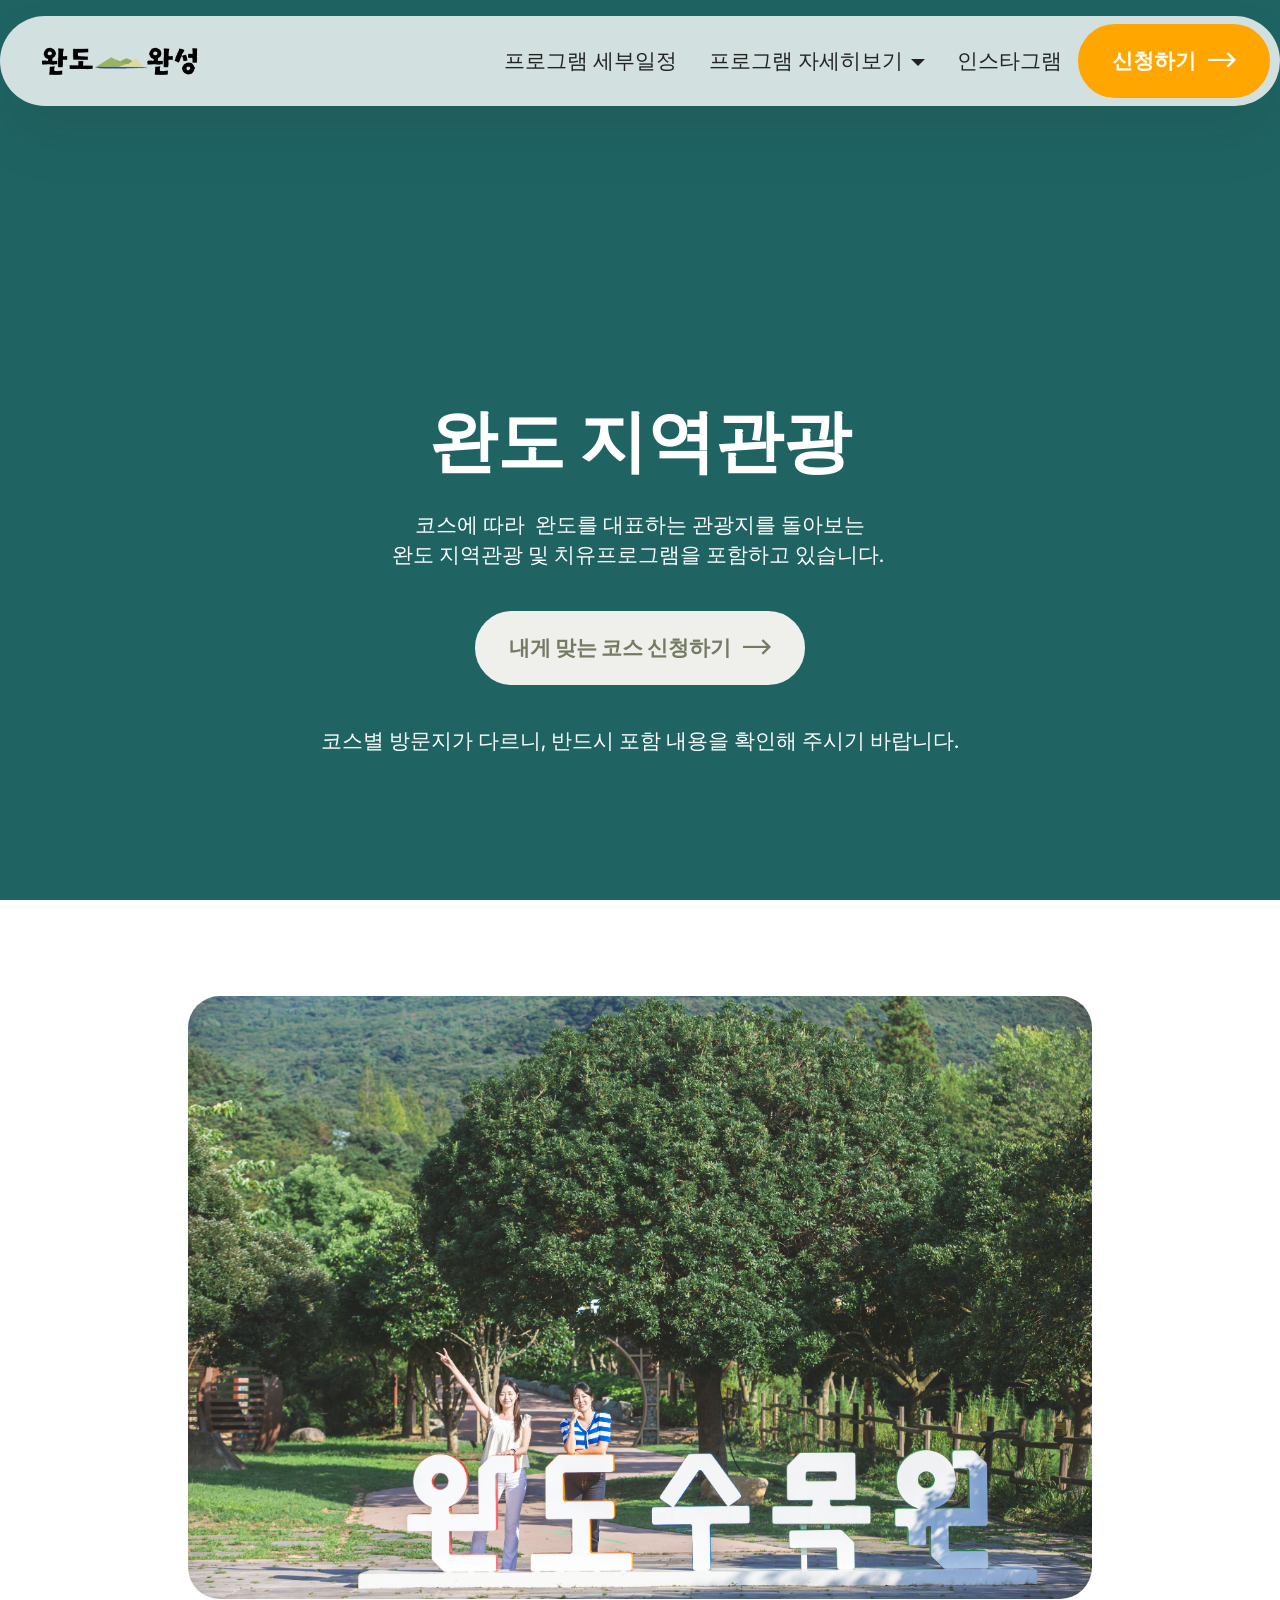
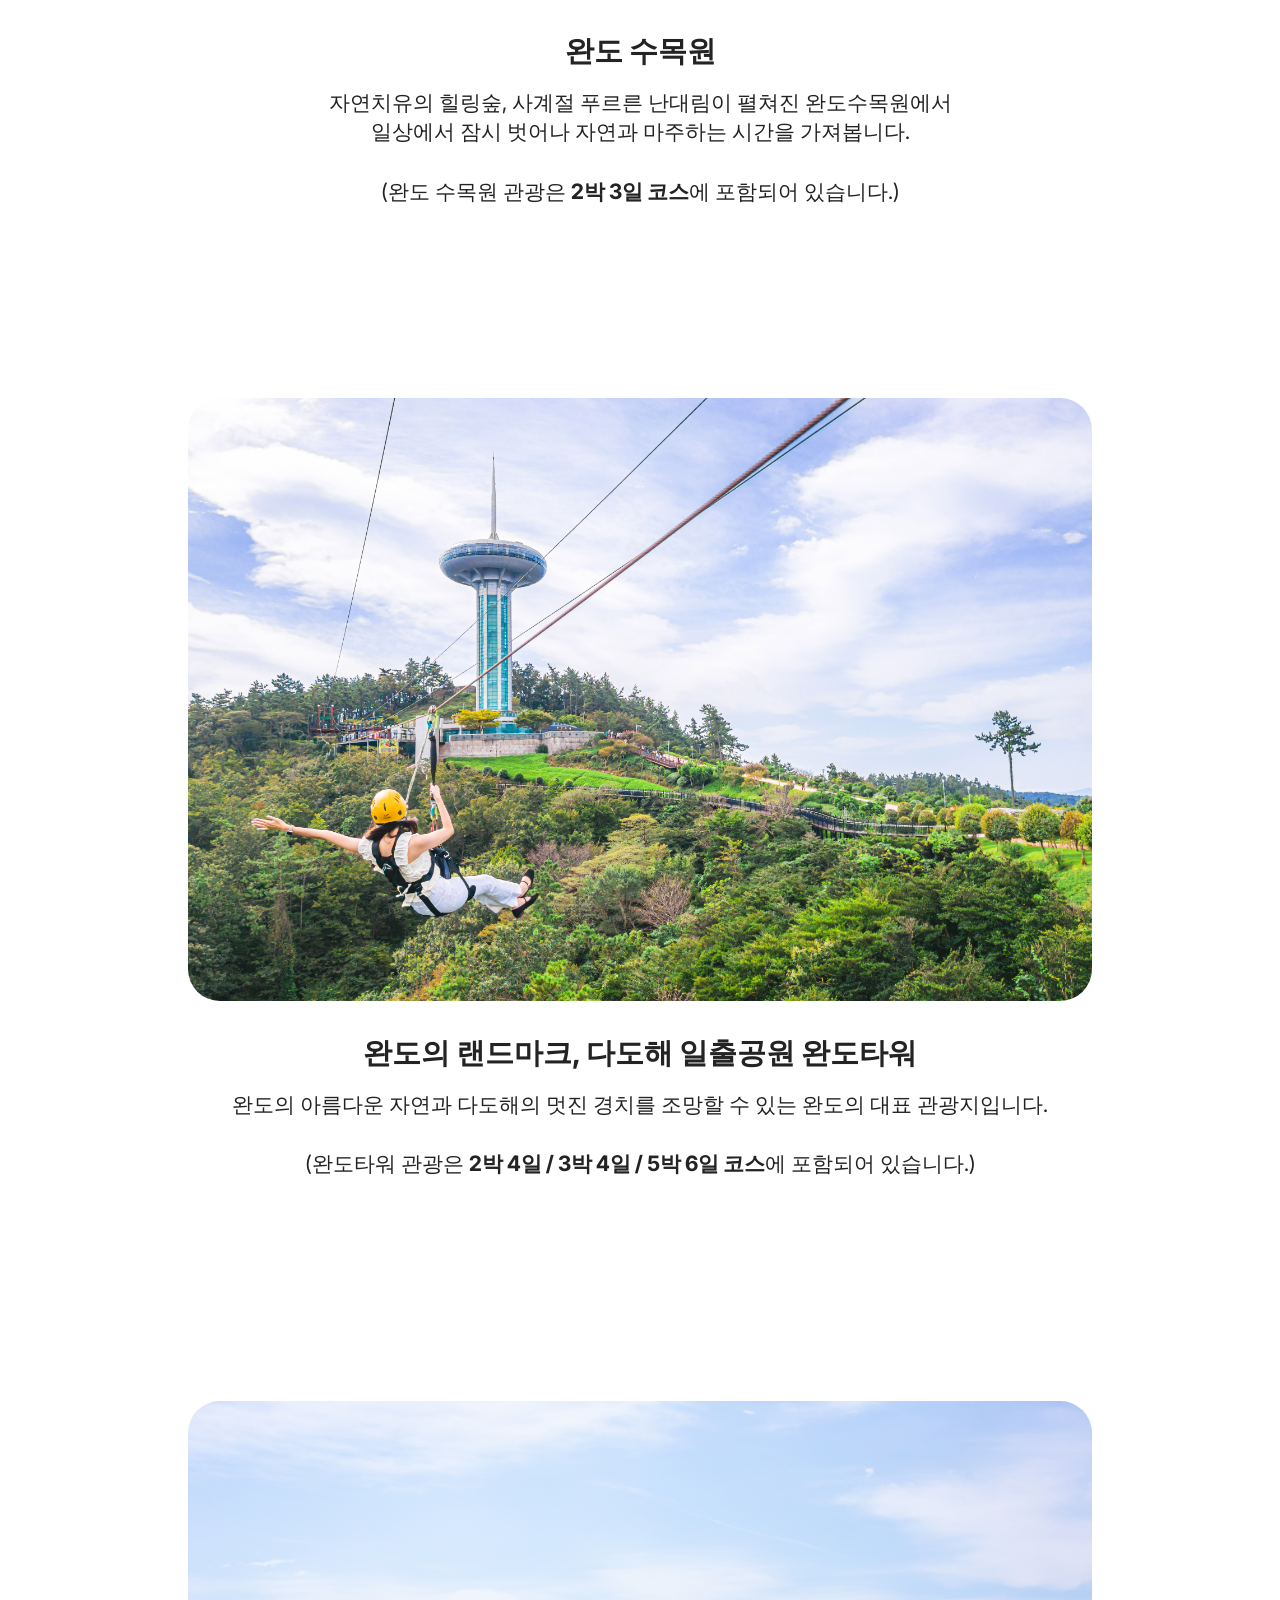
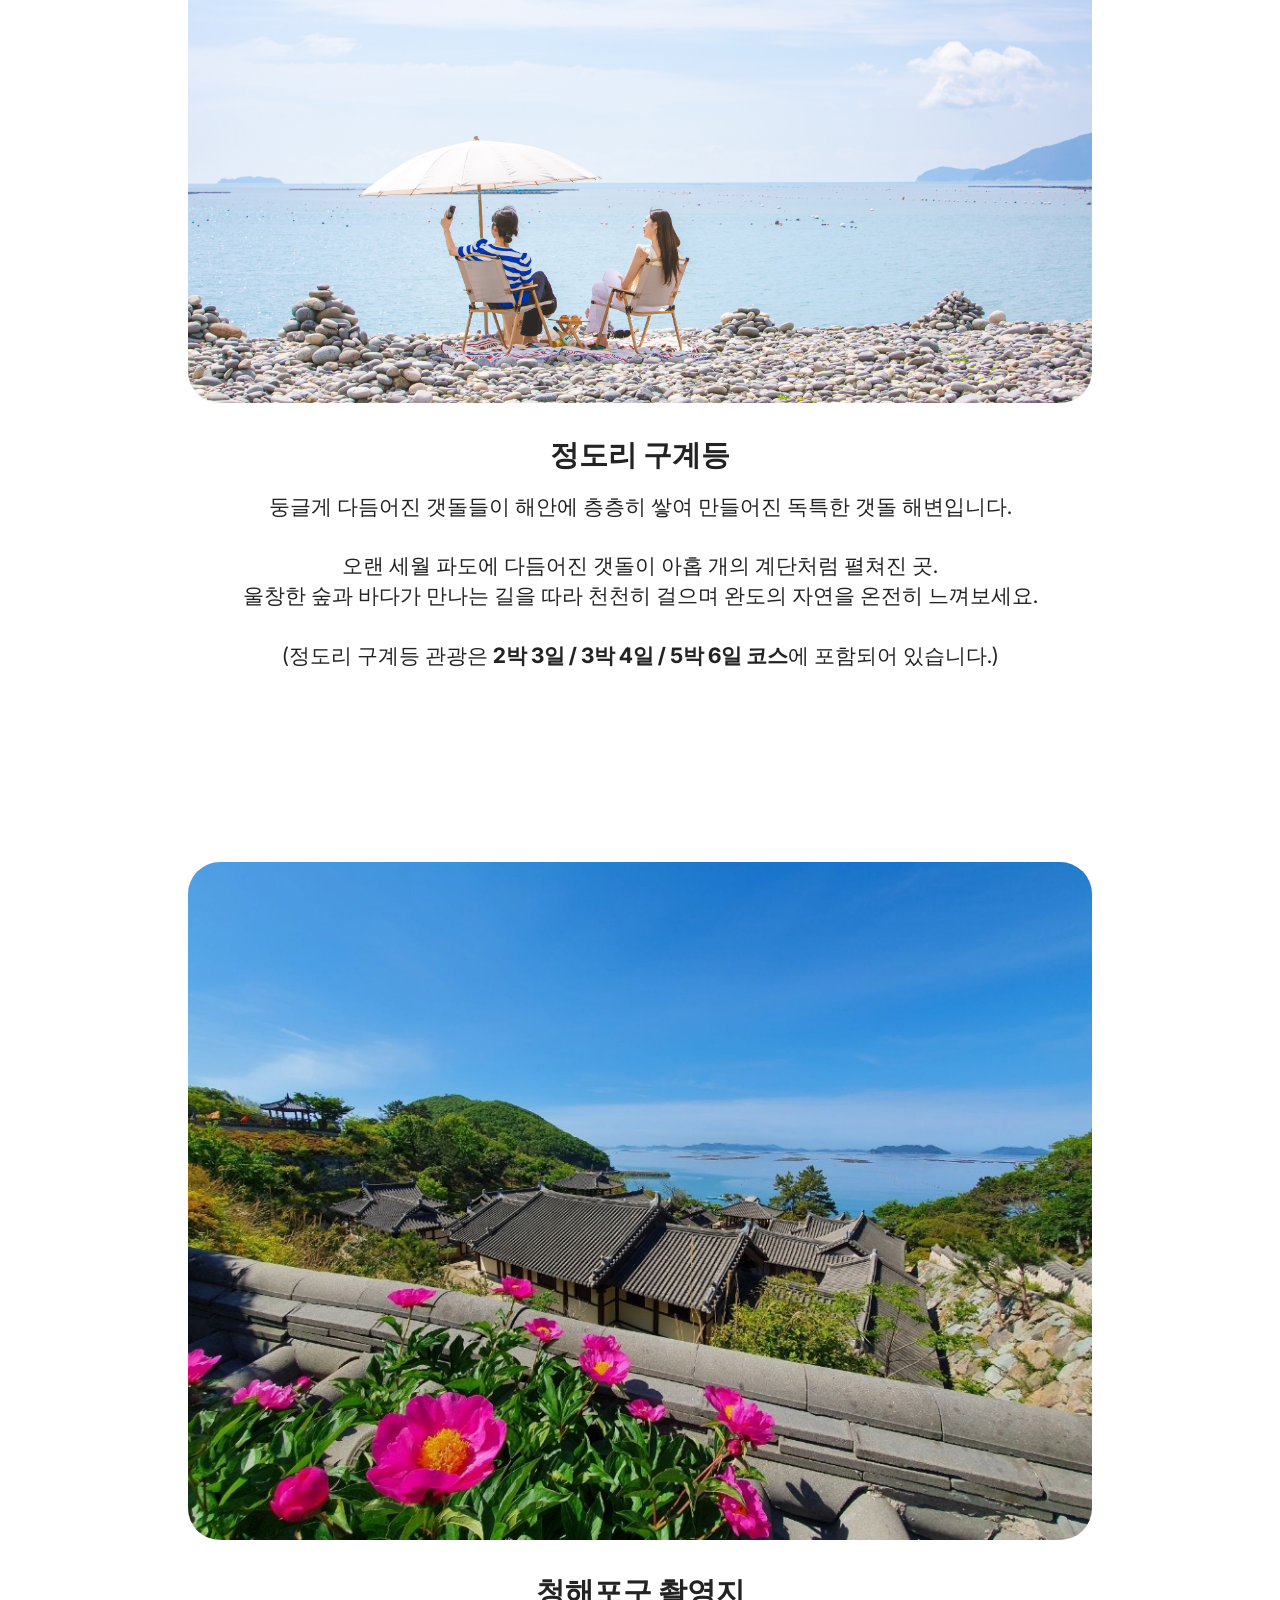
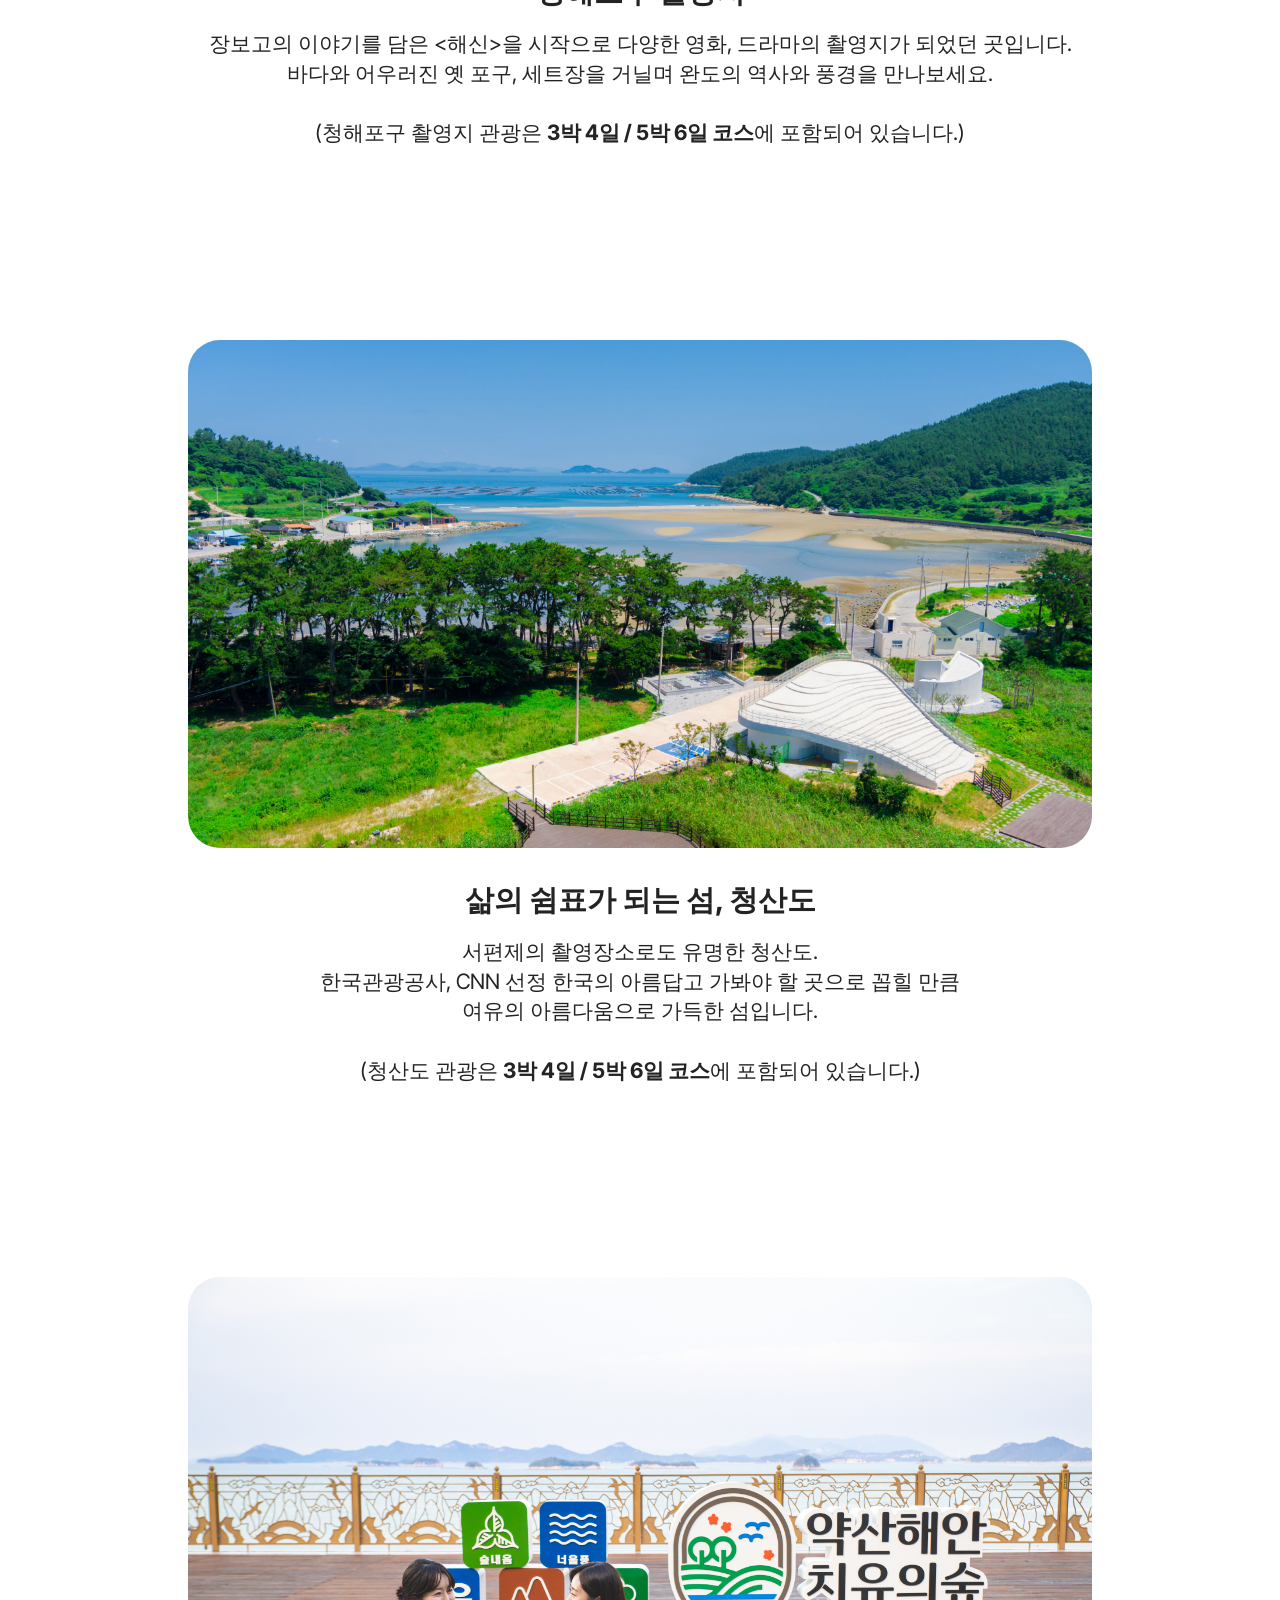
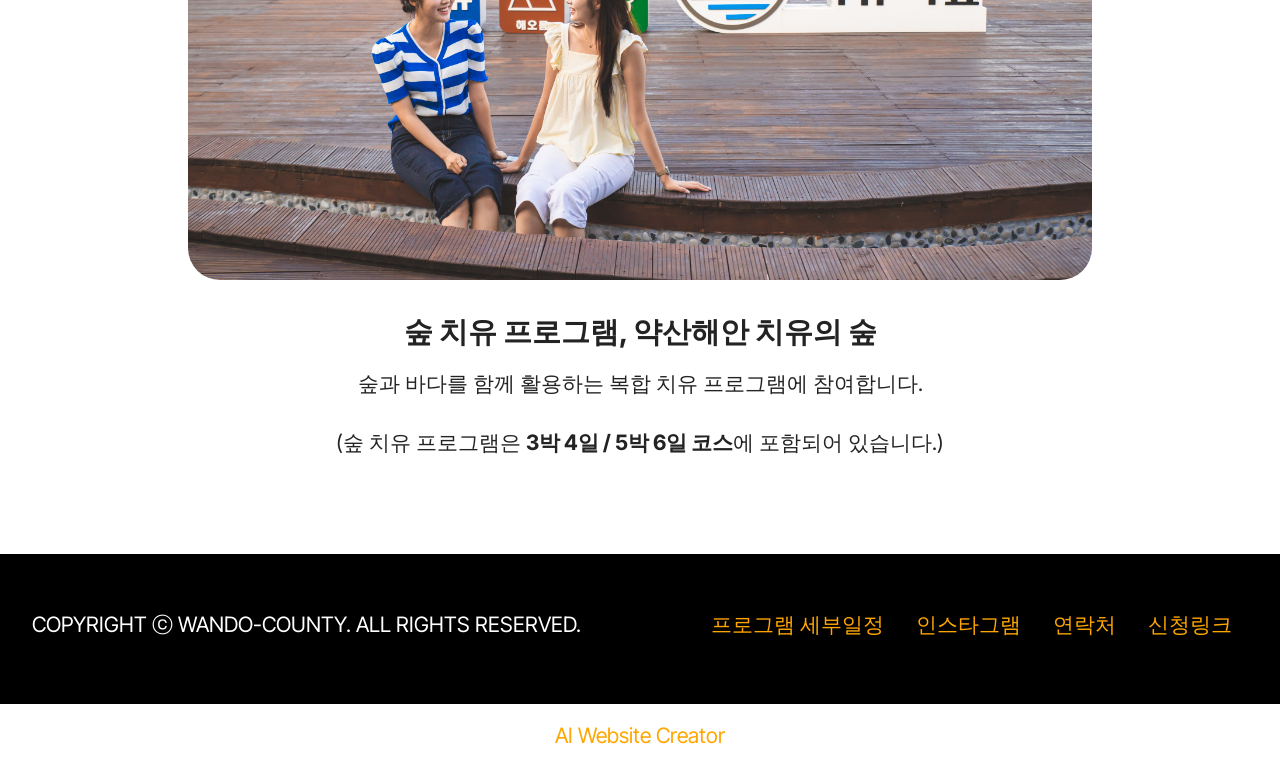
<file: page3.html>
<!DOCTYPE html>
<html  >
<head>
  <!-- Site made with Mobirise Website Builder v6.1.12, https://mobirise.com -->
  <meta charset="UTF-8">
  <meta http-equiv="X-UA-Compatible" content="IE=edge">
  <meta name="generator" content="Mobirise v6.1.12, mobirise.com">
  <meta name="viewport" content="width=device-width, initial-scale=1, minimum-scale=1">
  <link rel="shortcut icon" href="assets/images/4.png" type="image/x-icon">
  <meta name="description" content="">
  
  
  <title>완도 지역관광</title>
  <link rel="stylesheet" href="assets/web/assets/mobirise-icons2/mobirise2.css">
  <link rel="stylesheet" href="assets/bootstrap/css/bootstrap.min.css">
  <link rel="stylesheet" href="assets/dropdown/css/style.css">
  <link rel="stylesheet" href="assets/theme/css/style.css">
  <link rel="preload" href="https://fonts.googleapis.com/css?family=Inter+Tight:100,200,300,400,500,600,700,800,900,100i,200i,300i,400i,500i,600i,700i,800i,900i&display=swap" as="style" onload="this.onload=null;this.rel='stylesheet'">
  <noscript><link rel="stylesheet" href="https://fonts.googleapis.com/css?family=Inter+Tight:100,200,300,400,500,600,700,800,900,100i,200i,300i,400i,500i,600i,700i,800i,900i&display=swap"></noscript>
  <link rel="preload" as="style" href="assets/mobirise/css/mbr-additional.css?v=FRDLrh"><link rel="stylesheet" href="assets/mobirise/css/mbr-additional.css?v=FRDLrh" type="text/css">

  
  
  
</head>
<body>

<!-- Analytics -->
<!-- Google tag (gtag.js) -->
<script async src="https://www.googletagmanager.com/gtag/js?id=G-3G2KVG9FHQ"></script>
<script>
  window.dataLayer = window.dataLayer || [];
  function gtag(){dataLayer.push(arguments);}
  gtag('js', new Date());

  gtag('config', 'G-3G2KVG9FHQ');
</script>
<!-- /Analytics -->


  
  <section data-bs-version="5.1" class="menu menu1 cid-vuMiGicJaB" once="menu" id="menu01-v">
	

	<nav class="navbar navbar-dropdown navbar-fixed-top navbar-expand-lg">
		<div class="container">
			<div class="navbar-brand">
				<span class="navbar-logo">
					<a href="index.html">
						<img src="assets/images/1.png" alt="Mobirise Website Builder" style="height: 2rem;">
					</a>
				</span>
				
			</div>
			<button class="navbar-toggler" type="button" data-toggle="collapse" data-bs-toggle="collapse" data-target="#navbarSupportedContent" data-bs-target="#navbarSupportedContent" aria-controls="navbarNavAltMarkup" aria-expanded="false" aria-label="Toggle navigation">
				<div class="hamburger">
					<span></span>
					<span></span>
					<span></span>
					<span></span>
				</div>
			</button>
			<div class="collapse navbar-collapse" id="navbarSupportedContent">
				<ul class="navbar-nav nav-dropdown" data-app-modern-menu="true"><li class="nav-item">
						<a class="nav-link link text-black text-primary display-4" href="page1.html">프로그램 세부일정</a>
					</li><li class="nav-item dropdown"><a class="nav-link link text-black text-primary dropdown-toggle display-4" href="https://balsam-tablecloth-50e.notion.site/d4c113ba708882dabb6881878abc5af6" target="_blank" aria-expanded="false" data-toggle="dropdown-submenu" data-bs-toggle="dropdown" data-bs-auto-close="outside">프로그램 자세히보기</a><div class="dropdown-menu" aria-labelledby="dropdown-205"><a class="text-black text-primary dropdown-item display-4" href="page2.html">해양치유센터 프리미엄 프로그램</a><a class="text-black text-primary show dropdown-item display-4" href="page3.html">완도 지역관광</a><a class="text-black text-primary dropdown-item display-4" href="page4.html">숙소와 식사</a></div></li><li class="nav-item">
						<a class="nav-link link text-black text-primary display-4" href="https://www.instagram.com/wd_marine_healing" aria-expanded="false">인스타그램</a>
					</li></ul>
				
				<div class="navbar-buttons mbr-section-btn"><a class="btn btn-primary display-4" href="https://balsam-tablecloth-50e.notion.site/ea5113ba7088824f871581fcfedc8f64?pvs=143" target="_blank"><span class="mobi-mbri mobi-mbri-right mbr-iconfont mbr-iconfont-btn"></span> 신청하기&nbsp;</a></div>
			</div>
		</div>
	</nav>
</section>

<section data-bs-version="5.1" class="header19 cid-vuSdgWM2gN mbr-fullscreen" id="header19-x">
  

  
  
  <div class="container">
    <div class="row">
      <div class="content-wrap col-12 col-md-8">
        <h1 class="mbr-section-title mbr-fonts-style mb-4 display-1"><strong>완도 지역관광</strong></h1>
        <p class="mbr-fonts-style mbr-text mb-4 display-7">코스에 따라&nbsp; 완도를 대표하는 관광지를 돌아보는<br>완도 지역관광 및 치유프로그램을 포함하고 있습니다.&nbsp;<br></p>
        <div class="mbr-section-btn"><a class="btn btn-white display-7" href="https://mobiri.se"><span class="mobi-mbri mobi-mbri-right mbr-iconfont mbr-iconfont-btn"></span>내게 맞는 코스 신청하기&nbsp;</a></div>
        <p class="mbr-fonts-style mbr-description mt-4 display-7">코스별 방문지가 다르니, 반드시 포함 내용을 확인해 주시기 바랍니다.</p>
      </div>
    </div>
  </div>
</section>

<section data-bs-version="5.1" class="image01 cid-vuSdsvz1n4" id="image01-10">
  

  
  

  <div class="container">
    <div class="row justify-content-center">
      <div class="col-12 col-lg-9">
        <div class="image-wrapper mb-4">
          <img class="w-100" src="assets/images/1-copy.jpg" alt="Mobirise Website Builder">
        </div>
        <h4 class="mbr-description mbr-fonts-style mb-3 align-center display-5"><strong>완도 수목원</strong></h4>
        <p class="mbr-description mbr-fonts-style mb-0 align-center display-7">
          자연치유의 힐링숲,&nbsp;사계절 푸르른 난대림이 펼쳐진 완도수목원에서<br>일상에서 잠시 벗어나 자연과 마주하는 시간을 가져봅니다.<br><br>(완도 수목원 관광은 <strong>2박 3일 코스</strong>에 포함되어 있습니다.)<br></p>
      </div>
    </div>
  </div>
</section>

<section data-bs-version="5.1" class="image01 cid-vuSiJpubwD" id="image01-12">
  

  
  

  <div class="container">
    <div class="row justify-content-center">
      <div class="col-12 col-lg-9">
        <div class="image-wrapper mb-4">
          <img class="w-100" src="assets/images/4.jpg" alt="Mobirise Website Builder">
        </div>
        <h4 class="mbr-description mbr-fonts-style mb-3 align-center display-5"><strong>완도의 랜드마크, 다도해 일출공원 완도타워</strong></h4>
        <p class="mbr-description mbr-fonts-style mb-0 align-center display-7">완도의 아름다운 자연과 다도해의 멋진 경치를 조망할 수 있는 완도의 대표 관광지입니다.<br><br>(완도타워 관광은 <strong>2박 4일 / 3박 4일 / 5박 6일 코스</strong>에 포함되어 있습니다.)<br><br></p>
      </div>
    </div>
  </div>
</section>

<section data-bs-version="5.1" class="image01 cid-vuSl8AXPFc" id="image01-14">
  

  
  

  <div class="container">
    <div class="row justify-content-center">
      <div class="col-12 col-lg-9">
        <div class="image-wrapper mb-4">
          <img class="w-100" src="assets/images/7.jpg" alt="Mobirise Website Builder">
        </div>
        <h4 class="mbr-description mbr-fonts-style mb-3 align-center display-5"><strong>정도리 구계등</strong></h4>
        <p class="mbr-description mbr-fonts-style mb-0 align-center display-7">둥글게 다듬어진 갯돌들이 해안에 층층히 쌓여 만들어진 독특한 갯돌 해변입니다.<br><br>오랜 세월 파도에 다듬어진 갯돌이 아홉 개의 계단처럼 펼쳐진 곳.<br>울창한 숲과 바다가 만나는 길을 따라 천천히 걸으며 완도의 자연을 온전히 느껴보세요.<br><br>(정도리 구계등 관광은 <strong>2박 3일 / 3박 4일 / 5박 6일 코스</strong>에 포함되어 있습니다.)<br></p>
      </div>
    </div>
  </div>
</section>

<section data-bs-version="5.1" class="image01 cid-vuSl2rmkBe" id="image01-13">
  

  
  

  <div class="container">
    <div class="row justify-content-center">
      <div class="col-12 col-lg-9">
        <div class="image-wrapper mb-4">
          <img class="w-100" src="assets/images/1.jpg" alt="Mobirise Website Builder">
        </div>
        <h4 class="mbr-description mbr-fonts-style mb-3 align-center display-5"><strong>청해포구 촬영지</strong></h4>
        <p class="mbr-description mbr-fonts-style mb-0 align-center display-7">장보고의 이야기를 담은 &lt;해신&gt;을 시작으로 다양한 영화, 드라마의 촬영지가 되었던 곳입니다.
<br>바다와 어우러진 옛 포구, 세트장을 거닐며 완도의 역사와 풍경을 만나보세요.<br><br>(청해포구 촬영지 관광은 <strong>3박 4일 / 5박 6일 코스</strong>에 포함되어 있습니다.)<br></p>
      </div>
    </div>
  </div>
</section>

<section data-bs-version="5.1" class="image01 cid-vuSdrLEoPM" id="image01-y">
  

  
  

  <div class="container">
    <div class="row justify-content-center">
      <div class="col-12 col-lg-9">
        <div class="image-wrapper mb-4">
          <img class="w-100" src="assets/images/7-copy.jpg" alt="Mobirise Website Builder">
        </div>
        <h4 class="mbr-description mbr-fonts-style mb-3 align-center display-5"><strong>삶의 쉼표가 되는 섬, 청산도</strong></h4>
        <p class="mbr-description mbr-fonts-style mb-0 align-center display-7">서편제의 촬영장소로도 유명한 청산도.<br>한국관광공사, CNN 선정 한국의 아름답고 가봐야 할 곳으로 꼽힐 만큼<br>여유의 아름다움으로 가득한 섬입니다.<br><br>(청산도 관광은 <strong>3박 4일 / 5박 6일 코스</strong>에 포함되어 있습니다.)</p>
      </div>
    </div>
  </div>
</section>

<section data-bs-version="5.1" class="image01 cid-vuSds8ClSN" id="image01-z">
  

  
  

  <div class="container">
    <div class="row justify-content-center">
      <div class="col-12 col-lg-9">
        <div class="image-wrapper mb-4">
          <img class="w-100" src="assets/images/6.jpg" alt="Mobirise Website Builder">
        </div>
        <h4 class="mbr-description mbr-fonts-style mb-3 align-center display-5"><strong>숲 치유 프로그램, 약산해안 치유의 숲</strong></h4>
        <p class="mbr-description mbr-fonts-style mb-0 align-center display-7">숲과 바다를 함께 활용하는 복합 치유 프로그램에 참여합니다.<br><br>(숲 치유 프로그램은 <strong>3박 4일 / 5박 6일 코스</strong>에 포함되어 있습니다.)</p>
      </div>
    </div>
  </div>
</section>

<section data-bs-version="5.1" class="footer2 cid-vuMF1En0Py" once="footers" id="footer02-w">
    

    
    

    <div class="container">
        <div class="row">
            <div class="col-12 col-lg-6 center mt-2 mb-3">
                <p class="mbr-fonts-style copyright mb-0 display-7">
                    COPYRIGHT ⓒ WANDO-COUNTY. ALL RIGHTS RESERVED.
                </p>
            </div>
            <div class="col-12 col-lg-6 center">
                <div class="row-links mt-2 mb-3">
                    <ul class="row-links-soc">
                        
                        
                        
                        
                    <li class="row-links-soc-item mbr-fonts-style display-7"><a href="page1.html" class="text-primary">프로그램 세부일정</a></li><li class="row-links-soc-item mbr-fonts-style display-7"><a href="https://www.instagram.com/wd_marine_healing" class="text-primary" target="_blank">인스타그램</a></li><li class="row-links-soc-item mbr-fonts-style display-7"><a href="tel:051-412-5855" class="text-primary">연락처</a></li><li class="row-links-soc-item mbr-fonts-style display-7"><a href="https://balsam-tablecloth-50e.notion.site/ea5113ba7088824f871581fcfedc8f64?pvs=143" class="text-primary">신청링크</a></li></ul>
                </div>
            </div>
        </div>
    </div>
</section><section class="display-7" style="padding: 0;align-items: center;justify-content: center;flex-wrap: wrap;    align-content: center;display: flex;position: relative;height: 4rem;"><a href="https://mobiri.se/5114233" style="flex: 1 1;height: 4rem;position: absolute;width: 100%;z-index: 1;"><img alt="" style="height: 4rem;" src="[data-uri]"></a><p style="margin: 0;text-align: center;" class="display-7">&#8204;</p><a style="z-index:1" href="https://mobirise.com/builder/ai-website-creator.html">AI Website Creator</a></section><script src="assets/bootstrap/js/bootstrap.bundle.min.js"></script>  <script src="assets/smoothscroll/smooth-scroll.js"></script>  <script src="assets/ytplayer/index.js"></script>  <script src="assets/dropdown/js/navbar-dropdown.js"></script>  <script src="assets/theme/js/script.js"></script>  
  
  
</body>
</html>
</file>
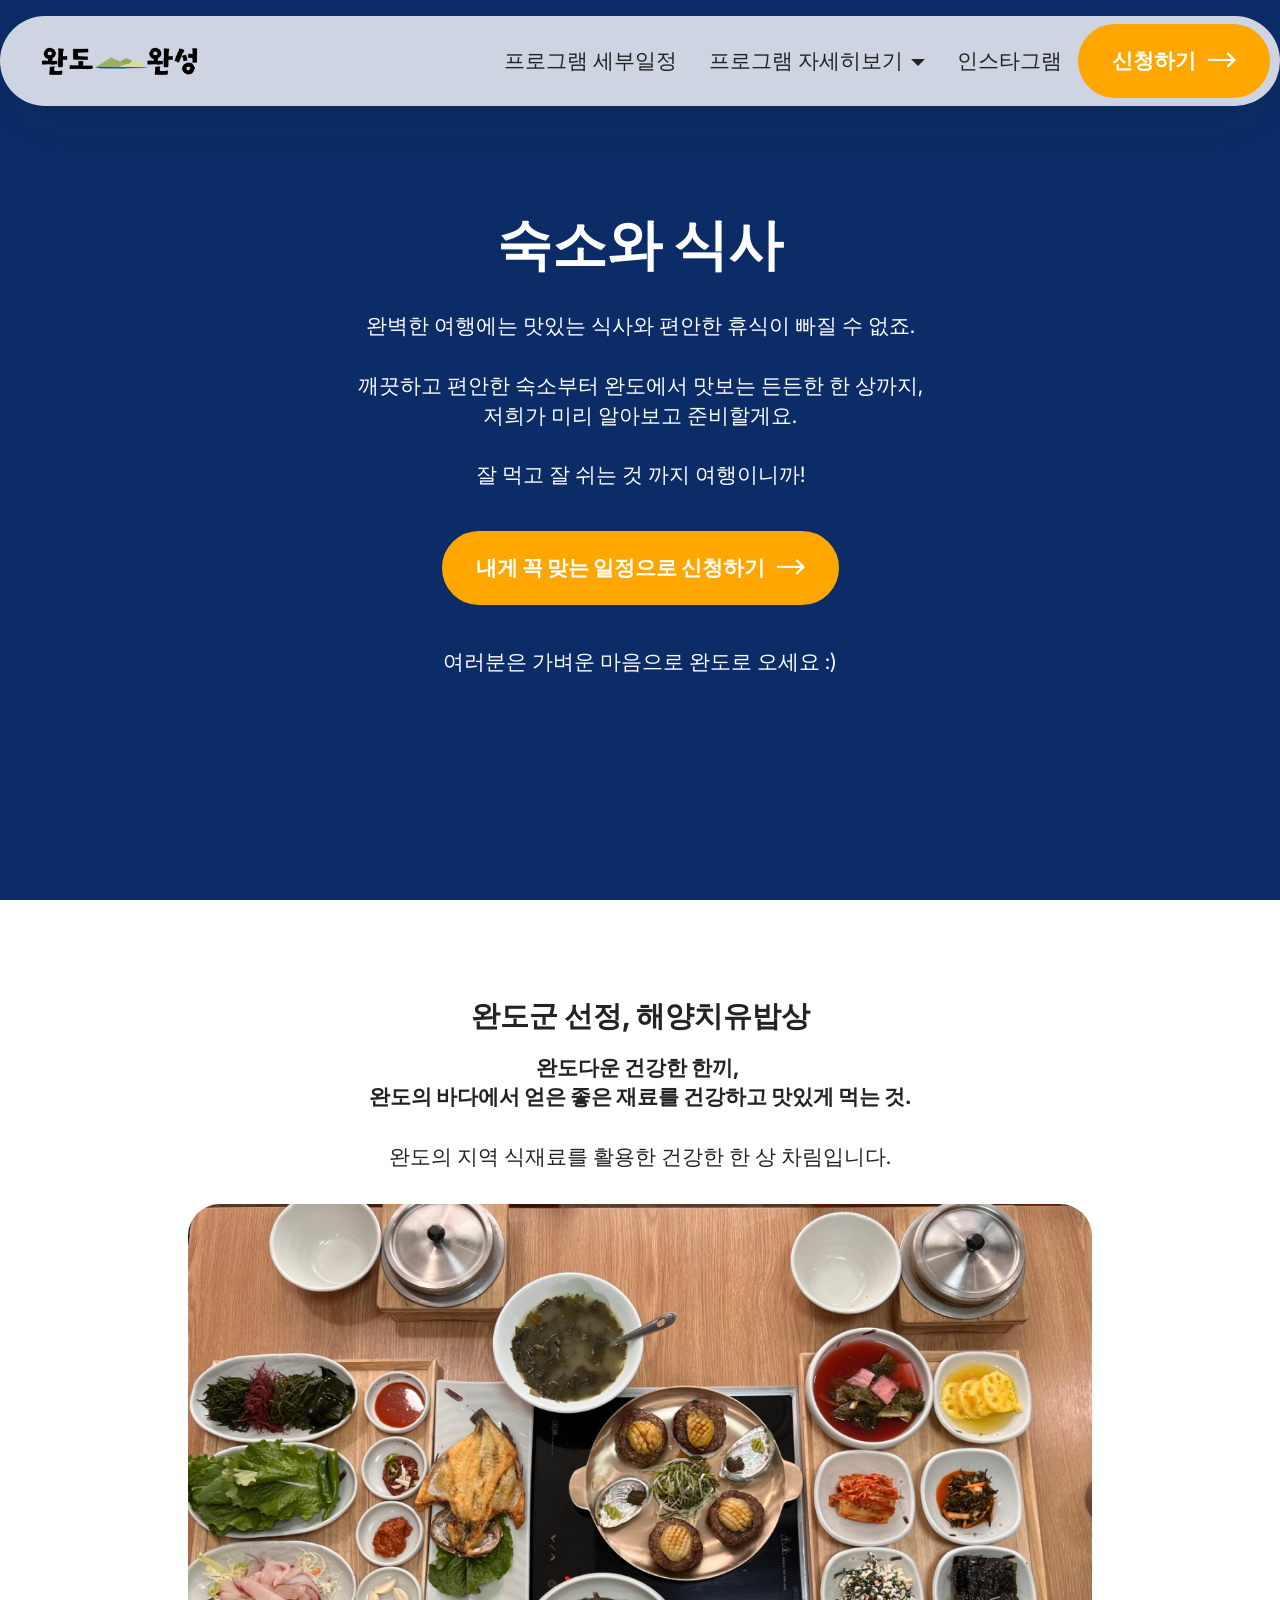
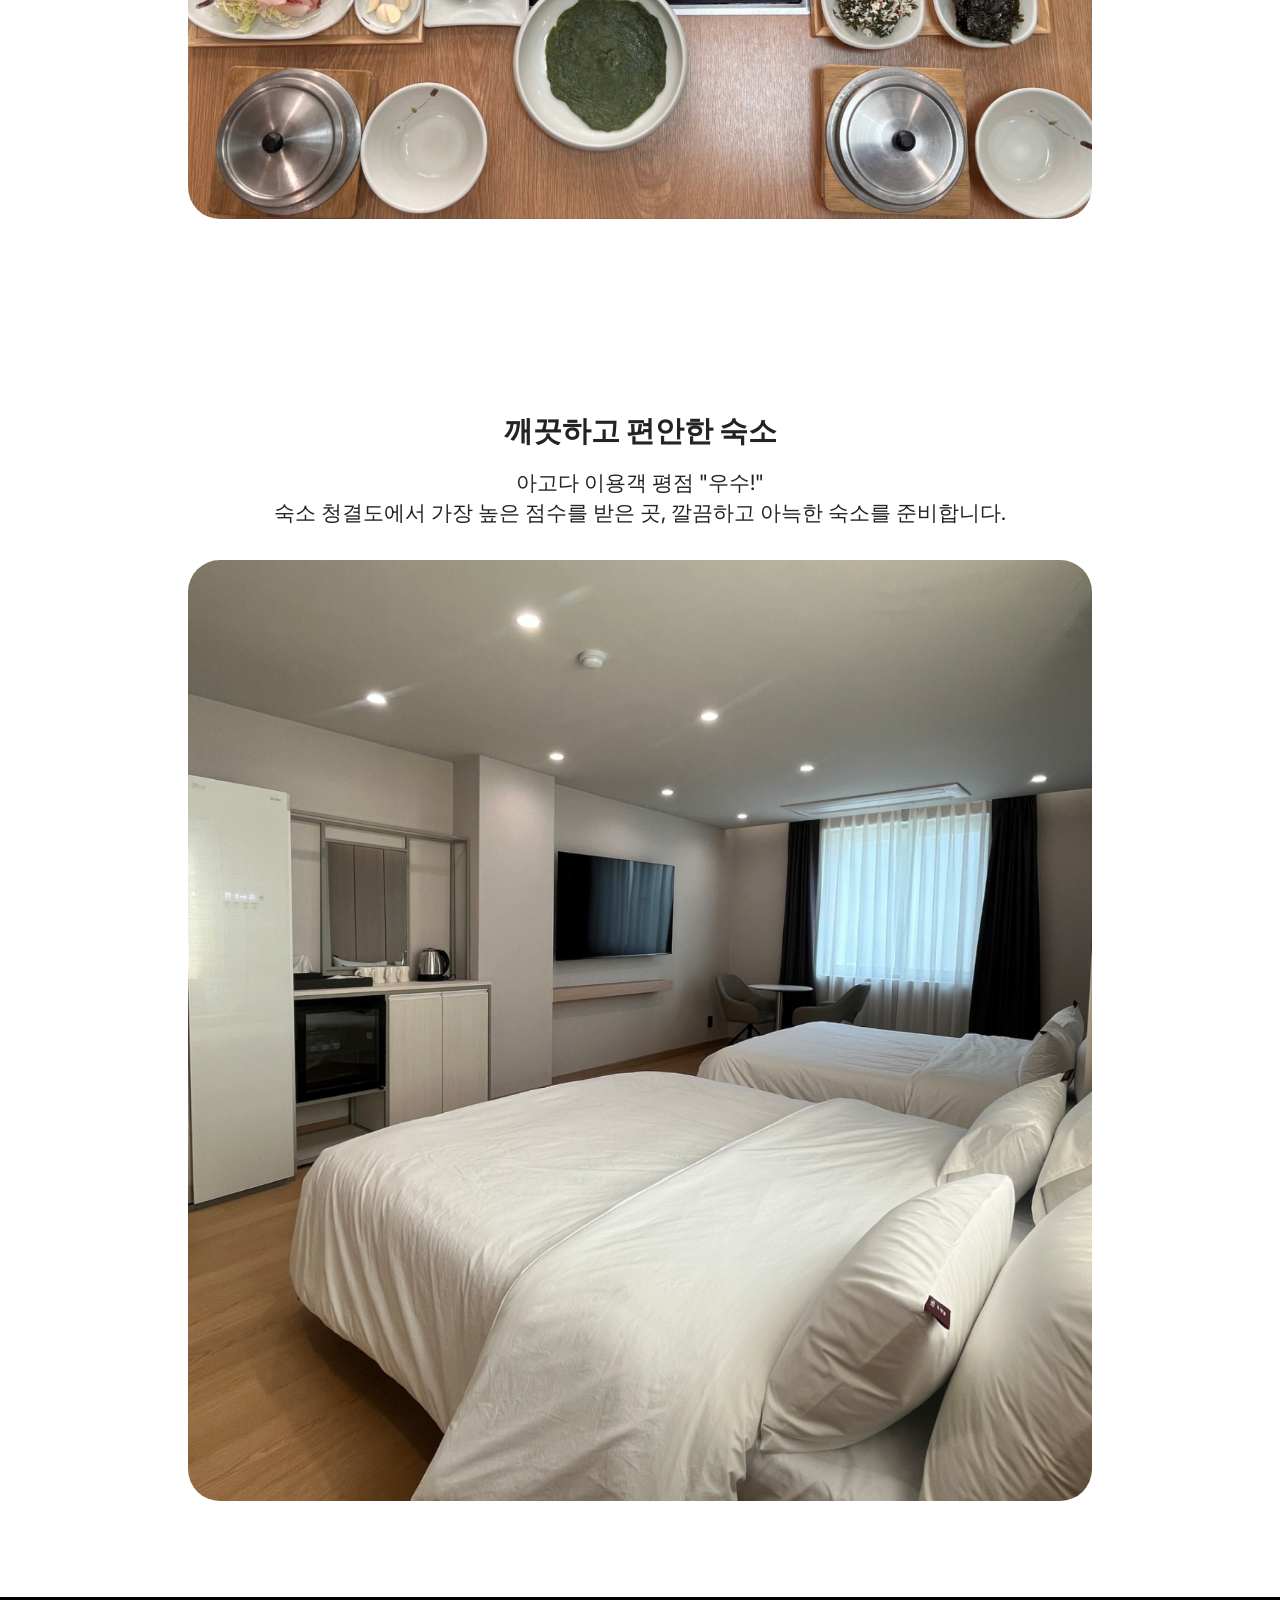
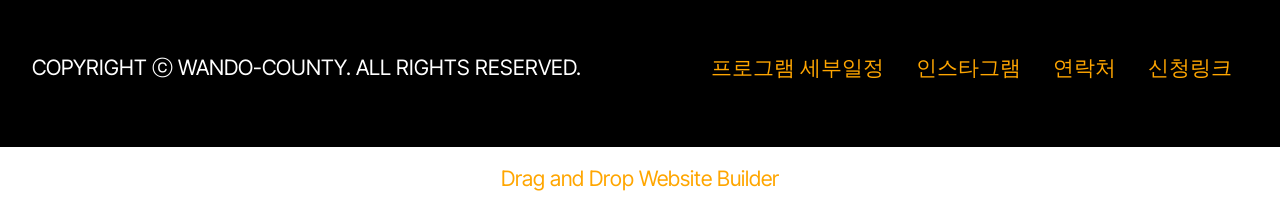
<file: page4.html>
<!DOCTYPE html>
<html  >
<head>
  <!-- Site made with Mobirise Website Builder v6.1.12, https://mobirise.com -->
  <meta charset="UTF-8">
  <meta http-equiv="X-UA-Compatible" content="IE=edge">
  <meta name="generator" content="Mobirise v6.1.12, mobirise.com">
  <meta name="viewport" content="width=device-width, initial-scale=1, minimum-scale=1">
  <link rel="shortcut icon" href="assets/images/4.png" type="image/x-icon">
  <meta name="description" content="">
  
  
  <title>숙소와 식사</title>
  <link rel="stylesheet" href="assets/web/assets/mobirise-icons2/mobirise2.css">
  <link rel="stylesheet" href="assets/bootstrap/css/bootstrap.min.css">
  <link rel="stylesheet" href="assets/dropdown/css/style.css">
  <link rel="stylesheet" href="assets/theme/css/style.css">
  <link rel="preload" href="https://fonts.googleapis.com/css?family=Inter+Tight:100,200,300,400,500,600,700,800,900,100i,200i,300i,400i,500i,600i,700i,800i,900i&display=swap" as="style" onload="this.onload=null;this.rel='stylesheet'">
  <noscript><link rel="stylesheet" href="https://fonts.googleapis.com/css?family=Inter+Tight:100,200,300,400,500,600,700,800,900,100i,200i,300i,400i,500i,600i,700i,800i,900i&display=swap"></noscript>
  <link rel="preload" as="style" href="assets/mobirise/css/mbr-additional.css?v=86Ix4H"><link rel="stylesheet" href="assets/mobirise/css/mbr-additional.css?v=86Ix4H" type="text/css">

  
  
  
</head>
<body>

<!-- Analytics -->
<!-- Google tag (gtag.js) -->
<script async src="https://www.googletagmanager.com/gtag/js?id=G-3G2KVG9FHQ"></script>
<script>
  window.dataLayer = window.dataLayer || [];
  function gtag(){dataLayer.push(arguments);}
  gtag('js', new Date());

  gtag('config', 'G-3G2KVG9FHQ');
</script>
<!-- /Analytics -->


  
  <section data-bs-version="5.1" class="menu menu1 cid-vuMiGicJaB" once="menu" id="menu01-15">
	

	<nav class="navbar navbar-dropdown navbar-fixed-top navbar-expand-lg">
		<div class="container">
			<div class="navbar-brand">
				<span class="navbar-logo">
					<a href="index.html">
						<img src="assets/images/1.png" alt="Mobirise Website Builder" style="height: 2rem;">
					</a>
				</span>
				
			</div>
			<button class="navbar-toggler" type="button" data-toggle="collapse" data-bs-toggle="collapse" data-target="#navbarSupportedContent" data-bs-target="#navbarSupportedContent" aria-controls="navbarNavAltMarkup" aria-expanded="false" aria-label="Toggle navigation">
				<div class="hamburger">
					<span></span>
					<span></span>
					<span></span>
					<span></span>
				</div>
			</button>
			<div class="collapse navbar-collapse" id="navbarSupportedContent">
				<ul class="navbar-nav nav-dropdown" data-app-modern-menu="true"><li class="nav-item">
						<a class="nav-link link text-black text-primary display-4" href="page1.html">프로그램 세부일정</a>
					</li><li class="nav-item dropdown"><a class="nav-link link text-black text-primary dropdown-toggle display-4" href="https://balsam-tablecloth-50e.notion.site/d4c113ba708882dabb6881878abc5af6" target="_blank" aria-expanded="false" data-toggle="dropdown-submenu" data-bs-toggle="dropdown" data-bs-auto-close="outside">프로그램 자세히보기</a><div class="dropdown-menu" aria-labelledby="dropdown-205"><a class="text-black text-primary dropdown-item display-4" href="page2.html">해양치유센터 프리미엄 프로그램</a><a class="text-black text-primary show dropdown-item display-4" href="page3.html">완도 지역관광</a><a class="text-black text-primary dropdown-item display-4" href="page4.html">숙소와 식사</a></div></li><li class="nav-item">
						<a class="nav-link link text-black text-primary display-4" href="https://www.instagram.com/wd_marine_healing" aria-expanded="false">인스타그램</a>
					</li></ul>
				
				<div class="navbar-buttons mbr-section-btn"><a class="btn btn-primary display-4" href="https://balsam-tablecloth-50e.notion.site/ea5113ba7088824f871581fcfedc8f64?pvs=143" target="_blank"><span class="mobi-mbri mobi-mbri-right mbr-iconfont mbr-iconfont-btn"></span> 신청하기&nbsp;</a></div>
			</div>
		</div>
	</nav>
</section>

<section data-bs-version="5.1" class="header19 cid-vuSoOM3Cma mbr-fullscreen" id="header19-18">
  

  
  
  <div class="container">
    <div class="row">
      <div class="content-wrap col-12 col-md-8">
        <h1 class="mbr-section-title mbr-fonts-style mb-4 display-2"><strong>숙소와 식사</strong></h1>
        <p class="mbr-fonts-style mbr-text mb-4 display-7">완벽한 여행에는 맛있는 식사와 편안한 휴식이 빠질 수 없죠.<br><br>깨끗하고 편안한 숙소부터 완도에서 맛보는 든든한 한 상까지,<br>저희가 미리 알아보고 준비할게요.<br><br>잘 먹고 잘 쉬는 것 까지 여행이니까!<br></p>
        <div class="mbr-section-btn"><a class="btn btn-primary display-7" href="https://mobiri.se"><span class="mobi-mbri mobi-mbri-right mbr-iconfont mbr-iconfont-btn"></span>내게 꼭 맞는 일정으로 신청하기&nbsp;</a></div>
        <p class="mbr-fonts-style mbr-description mt-4 display-7">여러분은 가벼운 마음으로 완도로 오세요 :)</p>
      </div>
    </div>
  </div>
</section>

<section data-bs-version="5.1" class="image3 cid-vuSoNv43kI" id="image03-17">
  

  
  

  <div class="container">
    <div class="row justify-content-center">
      <div class="col-12 col-lg-9">
        <h4 class="mbr-description mbr-fonts-style mb-3 align-center display-5"><strong>완도군 선정, 해양치유밥상</strong></h4>
        <p class="mbr-description mbr-fonts-style mb-4 align-center display-7"><strong>완도다운 건강한 한끼,&nbsp;</strong><br><strong>완도의 바다에서 얻은 좋은 재료를 건강하고 맛있게 먹는 것.<br></strong><br>완도의 지역 식재료를 활용한 건강한 한 상 차림입니다.<br></p>
        <div class="image-wrapper">
          <img class="w-100" src="assets/images/3.jpg" alt="Mobirise Website Builder">
        </div>
      </div>
    </div>
  </div>
</section>

<section data-bs-version="5.1" class="image3 cid-vuSrfYByyj" id="image03-19">
  

  
  

  <div class="container">
    <div class="row justify-content-center">
      <div class="col-12 col-lg-9">
        <h4 class="mbr-description mbr-fonts-style mb-3 align-center display-5"><strong>깨끗하고 편안한 숙소</strong></h4>
        <p class="mbr-description mbr-fonts-style mb-4 align-center display-7">아고다 이용객 평점 "우수!"<br>숙소 청결도에서 가장 높은 점수를 받은 곳, 깔끔하고 아늑한 숙소를 준비합니다.</p>
        <div class="image-wrapper">
          <img class="w-100" src="assets/images/2.jpg" alt="Mobirise Website Builder">
        </div>
      </div>
    </div>
  </div>
</section>

<section data-bs-version="5.1" class="footer2 cid-vuMF1En0Py" once="footers" id="footer02-16">
    

    
    

    <div class="container">
        <div class="row">
            <div class="col-12 col-lg-6 center mt-2 mb-3">
                <p class="mbr-fonts-style copyright mb-0 display-7">
                    COPYRIGHT ⓒ WANDO-COUNTY. ALL RIGHTS RESERVED.
                </p>
            </div>
            <div class="col-12 col-lg-6 center">
                <div class="row-links mt-2 mb-3">
                    <ul class="row-links-soc">
                        
                        
                        
                        
                    <li class="row-links-soc-item mbr-fonts-style display-7"><a href="page1.html" class="text-primary">프로그램 세부일정</a></li><li class="row-links-soc-item mbr-fonts-style display-7"><a href="https://www.instagram.com/wd_marine_healing" class="text-primary" target="_blank">인스타그램</a></li><li class="row-links-soc-item mbr-fonts-style display-7"><a href="tel:051-412-5855" class="text-primary">연락처</a></li><li class="row-links-soc-item mbr-fonts-style display-7"><a href="https://balsam-tablecloth-50e.notion.site/ea5113ba7088824f871581fcfedc8f64?pvs=143" class="text-primary">신청링크</a></li></ul>
                </div>
            </div>
        </div>
    </div>
</section><section class="display-7" style="padding: 0;align-items: center;justify-content: center;flex-wrap: wrap;    align-content: center;display: flex;position: relative;height: 4rem;"><a href="https://mobiri.se/5114233" style="flex: 1 1;height: 4rem;position: absolute;width: 100%;z-index: 1;"><img alt="" style="height: 4rem;" src="[data-uri]"></a><p style="margin: 0;text-align: center;" class="display-7">&#8204;</p><a style="z-index:1" href="https://mobirise.com/drag-drop-website-builder.html">Drag and Drop Website Builder</a></section><script src="assets/bootstrap/js/bootstrap.bundle.min.js"></script>  <script src="assets/smoothscroll/smooth-scroll.js"></script>  <script src="assets/ytplayer/index.js"></script>  <script src="assets/dropdown/js/navbar-dropdown.js"></script>  <script src="assets/theme/js/script.js"></script>  
  
  
</body>
</html>
</file>
<file: assets/web/assets/mobirise-icons2/mobirise2.css>
@font-face {
  font-family: 'Moririse2';
  font-display: swap;
  src:  url('mobirise2.eot?f2bix4');
  src:  url('mobirise2.eot?f2bix4#iefix') format('embedded-opentype'),
    url('mobirise2.woff2?f2bix4') format('woff2'),
    url('mobirise2.woff?f2bix4') format('woff'),
    url('mobirise2.ttf?f2bix4') format('truetype'),
    url('mobirise2.svg?f2bix4#mobirise2') format('svg');
  font-weight: normal;
  font-style: normal;
}

[class^="mobi-"], [class*=" mobi-"] {
  /* use !important to prevent issues with browser extensions that change fonts */
  font-family: 'Moririse2' !important;
  speak: none;
  font-style: normal;
  font-weight: normal;
  font-variant: normal;
  text-transform: none;
  line-height: 1;

  /* Better Font Rendering =========== */
  -webkit-font-smoothing: antialiased;
  -moz-osx-font-smoothing: grayscale;
}

.mobi-mbri-add-submenu:before {
  content: "\e900";
}
.mobi-mbri-alert:before {
  content: "\e901";
}
.mobi-mbri-align-center:before {
  content: "\e902";
}
.mobi-mbri-align-justify:before {
  content: "\e903";
}
.mobi-mbri-align-left:before {
  content: "\e904";
}
.mobi-mbri-align-right:before {
  content: "\e905";
}
.mobi-mbri-android:before {
  content: "\e906";
}
.mobi-mbri-apple:before {
  content: "\e907";
}
.mobi-mbri-arrow-down:before {
  content: "\e908";
}
.mobi-mbri-arrow-next:before {
  content: "\e909";
}
.mobi-mbri-arrow-prev:before {
  content: "\e90a";
}
.mobi-mbri-arrow-up:before {
  content: "\e90b";
}
.mobi-mbri-bold:before {
  content: "\e90c";
}
.mobi-mbri-bookmark:before {
  content: "\e90d";
}
.mobi-mbri-bootstrap:before {
  content: "\e90e";
}
.mobi-mbri-briefcase:before {
  content: "\e90f";
}
.mobi-mbri-browse:before {
  content: "\e910";
}
.mobi-mbri-bulleted-list:before {
  content: "\e911";
}
.mobi-mbri-calendar:before {
  content: "\e912";
}
.mobi-mbri-camera:before {
  content: "\e913";
}
.mobi-mbri-cart-add:before {
  content: "\e914";
}
.mobi-mbri-cart-full:before {
  content: "\e915";
}
.mobi-mbri-cash:before {
  content: "\e916";
}
.mobi-mbri-change-style:before {
  content: "\e917";
}
.mobi-mbri-chat:before {
  content: "\e918";
}
.mobi-mbri-clock:before {
  content: "\e919";
}
.mobi-mbri-close:before {
  content: "\e91a";
}
.mobi-mbri-cloud:before {
  content: "\e91b";
}
.mobi-mbri-code:before {
  content: "\e91c";
}
.mobi-mbri-contact-form:before {
  content: "\e91d";
}
.mobi-mbri-credit-card:before {
  content: "\e91e";
}
.mobi-mbri-cursor-click:before {
  content: "\e91f";
}
.mobi-mbri-cust-feedback:before {
  content: "\e920";
}
.mobi-mbri-database:before {
  content: "\e921";
}
.mobi-mbri-delivery:before {
  content: "\e922";
}
.mobi-mbri-desktop:before {
  content: "\e923";
}
.mobi-mbri-devices:before {
  content: "\e924";
}
.mobi-mbri-down:before {
  content: "\e925";
}
.mobi-mbri-download-2:before {
  content: "\e926";
}
.mobi-mbri-download:before {
  content: "\e927";
}
.mobi-mbri-drag-n-drop-2:before {
  content: "\e928";
}
.mobi-mbri-drag-n-drop:before {
  content: "\e929";
}
.mobi-mbri-edit-2:before {
  content: "\e92a";
}
.mobi-mbri-edit:before {
  content: "\e92b";
}
.mobi-mbri-error:before {
  content: "\e92c";
}
.mobi-mbri-extension:before {
  content: "\e92d";
}
.mobi-mbri-features:before {
  content: "\e92e";
}
.mobi-mbri-file:before {
  content: "\e92f";
}
.mobi-mbri-flag:before {
  content: "\e930";
}
.mobi-mbri-folder:before {
  content: "\e931";
}
.mobi-mbri-gift:before {
  content: "\e932";
}
.mobi-mbri-github:before {
  content: "\e933";
}
.mobi-mbri-globe-2:before {
  content: "\e934";
}
.mobi-mbri-globe:before {
  content: "\e935";
}
.mobi-mbri-growing-chart:before {
  content: "\e936";
}
.mobi-mbri-hearth:before {
  content: "\e937";
}
.mobi-mbri-help:before {
  content: "\e938";
}
.mobi-mbri-home:before {
  content: "\e939";
}
.mobi-mbri-hot-cup:before {
  content: "\e93a";
}
.mobi-mbri-idea:before {
  content: "\e93b";
}
.mobi-mbri-image-gallery:before {
  content: "\e93c";
}
.mobi-mbri-image-slider:before {
  content: "\e93d";
}
.mobi-mbri-info:before {
  content: "\e93e";
}
.mobi-mbri-italic:before {
  content: "\e93f";
}
.mobi-mbri-key:before {
  content: "\e940";
}
.mobi-mbri-laptop:before {
  content: "\e941";
}
.mobi-mbri-layers:before {
  content: "\e942";
}
.mobi-mbri-left-right:before {
  content: "\e943";
}
.mobi-mbri-left:before {
  content: "\e944";
}
.mobi-mbri-letter:before {
  content: "\e945";
}
.mobi-mbri-like:before {
  content: "\e946";
}
.mobi-mbri-link:before {
  content: "\e947";
}
.mobi-mbri-lock:before {
  content: "\e948";
}
.mobi-mbri-login:before {
  content: "\e949";
}
.mobi-mbri-logout:before {
  content: "\e94a";
}
.mobi-mbri-magic-stick:before {
  content: "\e94b";
}
.mobi-mbri-map-pin:before {
  content: "\e94c";
}
.mobi-mbri-menu:before {
  content: "\e94d";
}
.mobi-mbri-mobile-2:before {
  content: "\e94e";
}
.mobi-mbri-mobile-horizontal:before {
  content: "\e94f";
}
.mobi-mbri-mobile:before {
  content: "\e950";
}
.mobi-mbri-mobirise:before {
  content: "\e951";
}
.mobi-mbri-more-horizontal:before {
  content: "\e952";
}
.mobi-mbri-more-vertical:before {
  content: "\e953";
}
.mobi-mbri-music:before {
  content: "\e954";
}
.mobi-mbri-new-file:before {
  content: "\e955";
}
.mobi-mbri-numbered-list:before {
  content: "\e956";
}
.mobi-mbri-opened-folder:before {
  content: "\e957";
}
.mobi-mbri-pages:before {
  content: "\e958";
}
.mobi-mbri-paper-plane:before {
  content: "\e959";
}
.mobi-mbri-paperclip:before {
  content: "\e95a";
}
.mobi-mbri-phone:before {
  content: "\e95b";
}
.mobi-mbri-photo:before {
  content: "\e95c";
}
.mobi-mbri-photos:before {
  content: "\e95d";
}
.mobi-mbri-pin:before {
  content: "\e95e";
}
.mobi-mbri-play:before {
  content: "\e95f";
}
.mobi-mbri-plus:before {
  content: "\e960";
}
.mobi-mbri-preview:before {
  content: "\e961";
}
.mobi-mbri-print:before {
  content: "\e962";
}
.mobi-mbri-protect:before {
  content: "\e963";
}
.mobi-mbri-question:before {
  content: "\e964";
}
.mobi-mbri-quote-left:before {
  content: "\e965";
}
.mobi-mbri-quote-right:before {
  content: "\e966";
}
.mobi-mbri-redo:before {
  content: "\e967";
}
.mobi-mbri-refresh:before {
  content: "\e968";
}
.mobi-mbri-responsive-2:before {
  content: "\e969";
}
.mobi-mbri-responsive:before {
  content: "\e96a";
}
.mobi-mbri-right:before {
  content: "\e96b";
}
.mobi-mbri-rocket:before {
  content: "\e96c";
}
.mobi-mbri-sad-face:before {
  content: "\e96d";
}
.mobi-mbri-sale:before {
  content: "\e96e";
}
.mobi-mbri-save:before {
  content: "\e96f";
}
.mobi-mbri-search:before {
  content: "\e970";
}
.mobi-mbri-setting-2:before {
  content: "\e971";
}
.mobi-mbri-setting-3:before {
  content: "\e972";
}
.mobi-mbri-setting:before {
  content: "\e973";
}
.mobi-mbri-share:before {
  content: "\e974";
}
.mobi-mbri-shopping-bag:before {
  content: "\e975";
}
.mobi-mbri-shopping-basket:before {
  content: "\e976";
}
.mobi-mbri-shopping-cart:before {
  content: "\e977";
}
.mobi-mbri-sites:before {
  content: "\e978";
}
.mobi-mbri-smile-face:before {
  content: "\e979";
}
.mobi-mbri-speed:before {
  content: "\e97a";
}
.mobi-mbri-star:before {
  content: "\e97b";
}
.mobi-mbri-success:before {
  content: "\e97c";
}
.mobi-mbri-sun:before {
  content: "\e97d";
}
.mobi-mbri-sun2:before {
  content: "\e97e";
}
.mobi-mbri-tablet-vertical:before {
  content: "\e97f";
}
.mobi-mbri-tablet:before {
  content: "\e980";
}
.mobi-mbri-target:before {
  content: "\e981";
}
.mobi-mbri-timer:before {
  content: "\e982";
}
.mobi-mbri-to-ftp:before {
  content: "\e983";
}
.mobi-mbri-to-local-drive:before {
  content: "\e984";
}
.mobi-mbri-touch-swipe:before {
  content: "\e985";
}
.mobi-mbri-touch:before {
  content: "\e986";
}
.mobi-mbri-trash:before {
  content: "\e987";
}
.mobi-mbri-underline:before {
  content: "\e988";
}
.mobi-mbri-undo:before {
  content: "\e989";
}
.mobi-mbri-unlink:before {
  content: "\e98a";
}
.mobi-mbri-unlock:before {
  content: "\e98b";
}
.mobi-mbri-up-down:before {
  content: "\e98c";
}
.mobi-mbri-up:before {
  content: "\e98d";
}
.mobi-mbri-update:before {
  content: "\e98e";
}
.mobi-mbri-upload-2:before {
  content: "\e98f";
}
.mobi-mbri-upload:before {
  content: "\e990";
}
.mobi-mbri-user-2:before {
  content: "\e991";
}
.mobi-mbri-user:before {
  content: "\e992";
}
.mobi-mbri-users:before {
  content: "\e993";
}
.mobi-mbri-video-play:before {
  content: "\e994";
}
.mobi-mbri-video:before {
  content: "\e995";
}
.mobi-mbri-watch:before {
  content: "\e996";
}
.mobi-mbri-website-theme-2:before {
  content: "\e997";
}
.mobi-mbri-website-theme:before {
  content: "\e998";
}
.mobi-mbri-wifi:before {
  content: "\e999";
}
.mobi-mbri-windows:before {
  content: "\e99a";
}
.mobi-mbri-zoom-in:before {
  content: "\e99b";
}
.mobi-mbri-zoom-out:before {
  content: "\e99c";
}
</file>
<file: assets/dropdown/css/style.css>
.navbar-dropdown {
  left: 0;
  padding: 0;
  position: absolute;
  right: 0;
  top: 0;
  transition: all 0.45s ease;
  z-index: 1030;
  background: #282828; }
  .navbar-dropdown .navbar-logo {
    margin-right: 0.8rem;
    transition: margin 0.3s ease-in-out;
    vertical-align: middle; }
    .navbar-dropdown .navbar-logo img {
      height: 3.125rem;
      transition: all 0.3s ease-in-out; }
    .navbar-dropdown .navbar-logo.mbr-iconfont {
      font-size: 3.125rem;
      line-height: 3.125rem; }
  .navbar-dropdown .navbar-caption {
    font-weight: 700;
    white-space: normal;
    vertical-align: -4px;
    line-height: 3.125rem !important; }
    .navbar-dropdown .navbar-caption, .navbar-dropdown .navbar-caption:hover {
      color: inherit;
      text-decoration: none; }
  .navbar-dropdown .mbr-iconfont + .navbar-caption {
    vertical-align: -1px; }
  .navbar-dropdown.navbar-fixed-top {
    position: fixed; }
  .navbar-dropdown .navbar-brand span {
    vertical-align: -4px; }
  .navbar-dropdown.bg-color.transparent {
    background: none; }
  .navbar-dropdown.navbar-short .navbar-brand {
    padding: 0.625rem 0; }
    .navbar-dropdown.navbar-short .navbar-brand span {
      vertical-align: -1px; }
  .navbar-dropdown.navbar-short .navbar-caption {
    line-height: 2.375rem !important;
    vertical-align: -2px; }
  .navbar-dropdown.navbar-short .navbar-logo {
    margin-right: 0.5rem; }
    .navbar-dropdown.navbar-short .navbar-logo img {
      height: 2.375rem; }
    .navbar-dropdown.navbar-short .navbar-logo.mbr-iconfont {
      font-size: 2.375rem;
      line-height: 2.375rem; }
  .navbar-dropdown.navbar-short .mbr-table-cell {
    height: 3.625rem; }
  .navbar-dropdown .navbar-close {
    left: 0.6875rem;
    position: fixed;
    top: 0.75rem;
    z-index: 1000; }
  .navbar-dropdown .hamburger-icon {
    content: "";
    display: inline-block;
    vertical-align: middle;
    width: 16px;
    -webkit-box-shadow: 0 -6px 0 1px #282828,0 0 0 1px #282828,0 6px 0 1px #282828;
    -moz-box-shadow: 0 -6px 0 1px #282828,0 0 0 1px #282828,0 6px 0 1px #282828;
    box-shadow: 0 -6px 0 1px #282828,0 0 0 1px #282828,0 6px 0 1px #282828; }

.dropdown-menu .dropdown-toggle[data-toggle="dropdown-submenu"]::after {
  border-bottom: 0.35em solid transparent;
  border-left: 0.35em solid;
  border-right: 0;
  border-top: 0.35em solid transparent;
  margin-left: 0.3rem; }

.dropdown-menu .dropdown-item:focus {
  outline: 0; }

.nav-dropdown {
  font-size: 0.75rem;
  font-weight: 500;
  height: auto !important; }
  .nav-dropdown .nav-btn {
    padding-left: 1rem; }
  .nav-dropdown .link {
    margin: .667em 1.667em;
    font-weight: 500;
    padding: 0;
    transition: color .2s ease-in-out; }
    .nav-dropdown .link.dropdown-toggle {
      margin-right: 2.583em; }
      .nav-dropdown .link.dropdown-toggle::after {
        margin-left: .25rem;
        border-top: 0.35em solid;
        border-right: 0.35em solid transparent;
        border-left: 0.35em solid transparent;
        border-bottom: 0; }
      .nav-dropdown .link.dropdown-toggle[aria-expanded="true"] {
        margin: 0;
        padding: 0.667em 3.263em  0.667em 1.667em; }
  .nav-dropdown .link::after,
  .nav-dropdown .dropdown-item::after {
    color: inherit; }
  .nav-dropdown .btn {
    font-size: 0.75rem;
    font-weight: 700;
    letter-spacing: 0;
    margin-bottom: 0;
    padding-left: 1.25rem;
    padding-right: 1.25rem; }
  .nav-dropdown .dropdown-menu {
    border-radius: 0;
    border: 0;
    left: 0;
    margin: 0;
    padding-bottom: 1.25rem;
    padding-top: 1.25rem;
    position: relative; }
  .nav-dropdown .dropdown-submenu {
    margin-left: 0.125rem;
    top: 0; }
  .nav-dropdown .dropdown-item {
    font-weight: 500;
    line-height: 2;
    padding: 0.3846em 4.615em 0.3846em 1.5385em;
    position: relative;
    transition: color .2s ease-in-out, background-color .2s ease-in-out; }
    .nav-dropdown .dropdown-item::after {
      margin-top: -0.3077em;
      position: absolute;
      right: 1.1538em;
      top: 50%; }
    .nav-dropdown .dropdown-item:focus, .nav-dropdown .dropdown-item:hover {
      background: none; }

@media (max-width: 767px) {
  .nav-dropdown.navbar-toggleable-sm {
    bottom: 0;
    display: none;
    left: 0;
    overflow-x: hidden;
    position: fixed;
    top: 0;
    transform: translateX(-100%);
    -ms-transform: translateX(-100%);
    -webkit-transform: translateX(-100%);
    width: 18.75rem;
    z-index: 999; } }
.nav-dropdown.navbar-toggleable-xl {
  bottom: 0;
  display: none;
  left: 0;
  overflow-x: hidden;
  position: fixed;
  top: 0;
  transform: translateX(-100%);
  -ms-transform: translateX(-100%);
  -webkit-transform: translateX(-100%);
  width: 18.75rem;
  z-index: 999; }

.nav-dropdown-sm {
  display: block !important;
  overflow-x: hidden;
  overflow: auto;
  padding-top: 3.875rem; }
  .nav-dropdown-sm::after {
    content: "";
    display: block;
    height: 3rem;
    width: 100%; }
  .nav-dropdown-sm.collapse.in ~ .navbar-close {
    display: block !important; }
  .nav-dropdown-sm.collapsing, .nav-dropdown-sm.collapse.in {
    transform: translateX(0);
    -ms-transform: translateX(0);
    -webkit-transform: translateX(0);
    transition: all 0.25s ease-out;
    -webkit-transition: all 0.25s ease-out;
    background: #282828; }
  .nav-dropdown-sm.collapsing[aria-expanded="false"] {
    transform: translateX(-100%);
    -ms-transform: translateX(-100%);
    -webkit-transform: translateX(-100%); }
  .nav-dropdown-sm .nav-item {
    display: block;
    margin-left: 0 !important;
    padding-left: 0; }
  .nav-dropdown-sm .link,
  .nav-dropdown-sm .dropdown-item {
    border-top: 1px dotted rgba(255, 255, 255, 0.1);
    font-size: 0.8125rem;
    line-height: 1.6;
    margin: 0 !important;
    padding: 0.875rem 2.4rem 0.875rem 1.5625rem !important;
    position: relative;
    white-space: normal; }
    .nav-dropdown-sm .link:focus, .nav-dropdown-sm .link:hover,
    .nav-dropdown-sm .dropdown-item:focus,
    .nav-dropdown-sm .dropdown-item:hover {
      background: rgba(0, 0, 0, 0.2) !important;
      color: #c0a375; }
  .nav-dropdown-sm .nav-btn {
    position: relative;
    padding: 1.5625rem 1.5625rem 0 1.5625rem; }
    .nav-dropdown-sm .nav-btn::before {
      border-top: 1px dotted rgba(255, 255, 255, 0.1);
      content: "";
      left: 0;
      position: absolute;
      top: 0;
      width: 100%; }
    .nav-dropdown-sm .nav-btn + .nav-btn {
      padding-top: 0.625rem; }
      .nav-dropdown-sm .nav-btn + .nav-btn::before {
        display: none; }
  .nav-dropdown-sm .btn {
    padding: 0.625rem 0; }
  .nav-dropdown-sm .dropdown-toggle[data-toggle="dropdown-submenu"]::after {
    margin-left: .25rem;
    border-top: 0.35em solid;
    border-right: 0.35em solid transparent;
    border-left: 0.35em solid transparent;
    border-bottom: 0; }
  .nav-dropdown-sm .dropdown-toggle[data-toggle="dropdown-submenu"][aria-expanded="true"]::after {
    border-top: 0;
    border-right: 0.35em solid transparent;
    border-left: 0.35em solid transparent;
    border-bottom: 0.35em solid; }
  .nav-dropdown-sm .dropdown-menu {
    margin: 0;
    padding: 0;
    position: relative;
    top: 0;
    left: 0;
    width: 100%;
    border: 0;
    float: none;
    border-radius: 0;
    background: none; }
  .nav-dropdown-sm .dropdown-submenu {
    left: 100%;
    margin-left: 0.125rem;
    margin-top: -1.25rem;
    top: 0; }

.navbar-toggleable-sm .nav-dropdown .dropdown-menu {
  position: absolute; }

.navbar-toggleable-sm .nav-dropdown .dropdown-submenu {
  left: 100%;
  margin-left: 0.125rem;
  margin-top: -1.25rem;
  top: 0; }

.navbar-toggleable-sm.opened .nav-dropdown .dropdown-menu {
  position: relative; }

.navbar-toggleable-sm.opened .nav-dropdown .dropdown-submenu {
  left: 0;
  margin-left: 00rem;
  margin-top: 0rem;
  top: 0; }

.is-builder .nav-dropdown.collapsing {
  transition: none !important; }
</file>
<file: assets/theme/css/style.css>
@charset "UTF-8";
section {
  background-color: #ffffff;
}

body {
  font-style: normal;
  line-height: 1.5;
  font-weight: 400;
  color: #232323;
  position: relative;
}

button {
  background-color: transparent;
  border-color: transparent;
}

.embla__button,
.carousel-control {
  background-color: #edefea !important;
  opacity: 0.8 !important;
  color: #464845 !important;
  border-color: #edefea !important;
}

.carousel .close,
.modalWindow .close {
  background-color: #edefea !important;
  color: #464845 !important;
  border-color: #edefea !important;
  opacity: 0.8 !important;
}

.carousel .close:hover,
.modalWindow .close:hover {
  opacity: 1 !important;
}

.carousel-indicators li {
  background-color: #edefea !important;
  border: 2px solid #464845 !important;
}

.carousel-indicators li:hover,
.carousel-indicators li:active {
  opacity: 0.8 !important;
}

.embla__button:hover,
.carousel-control:hover {
  background-color: #edefea !important;
  opacity: 1 !important;
}

.modalWindow-video-container {
  height: 80%;
}

section,
.container,
.container-fluid {
  position: relative;
  word-wrap: break-word;
}

a.mbr-iconfont:hover {
  text-decoration: none;
}

.article .lead p,
.article .lead ul,
.article .lead ol,
.article .lead pre,
.article .lead blockquote {
  margin-bottom: 0;
}

a {
  font-style: normal;
  font-weight: 400;
  cursor: pointer;
}
a, a:hover {
  text-decoration: none;
}

.mbr-section-title {
  font-style: normal;
  line-height: 1.3;
}

.mbr-section-subtitle {
  line-height: 1.3;
}

.mbr-text {
  font-style: normal;
  line-height: 1.7;
}

h1,
h2,
h3,
h4,
h5,
h6,
.display-1,
.display-2,
.display-4,
.display-5,
.display-7,
span,
p,
a {
  line-height: 1;
  word-break: break-word;
  word-wrap: break-word;
  font-weight: 400;
}

b,
strong {
  font-weight: bold;
}

input:-webkit-autofill, input:-webkit-autofill:hover, input:-webkit-autofill:focus, input:-webkit-autofill:active {
  transition-delay: 9999s;
  -webkit-transition-property: background-color, color;
  transition-property: background-color, color;
}

textarea[type=hidden] {
  display: none;
}

section {
  background-position: 50% 50%;
  background-repeat: no-repeat;
  background-size: cover;
}
section .mbr-background-video,
section .mbr-background-video-preview {
  position: absolute;
  bottom: 0;
  left: 0;
  right: 0;
  top: 0;
}

.hidden {
  visibility: hidden;
}

.mbr-z-index20 {
  z-index: 20;
}

/*! Base colors */
.mbr-white {
  color: #ffffff;
}

.mbr-black {
  color: #111111;
}

.mbr-bg-white {
  background-color: #ffffff;
}

.mbr-bg-black {
  background-color: #000000;
}

/*! Text-aligns */
.align-left {
  text-align: left;
}

.align-center {
  text-align: center;
}

.align-right {
  text-align: right;
}

/*! Font-weight  */
.mbr-light {
  font-weight: 300;
}

.mbr-regular {
  font-weight: 400;
}

.mbr-semibold {
  font-weight: 500;
}

.mbr-bold {
  font-weight: 700;
}

/*! Media  */
.media-content {
  flex-basis: 100%;
}

.media-container-row {
  display: flex;
  flex-direction: row;
  flex-wrap: wrap;
  justify-content: center;
  align-content: center;
  align-items: start;
}
.media-container-row .media-size-item {
  width: 400px;
}

.media-container-column {
  display: flex;
  flex-direction: column;
  flex-wrap: wrap;
  justify-content: center;
  align-content: center;
  align-items: stretch;
}
.media-container-column > * {
  width: 100%;
}

@media (min-width: 992px) {
  .media-container-row {
    flex-wrap: nowrap;
  }
}
figure {
  margin-bottom: 0;
  overflow: hidden;
}

figure[mbr-media-size] {
  transition: width 0.1s;
}

img,
iframe {
  display: block;
  width: 100%;
}

.card {
  background-color: transparent;
  border: none;
}

.card-box {
  width: 100%;
}

.card-img {
  text-align: center;
  flex-shrink: 0;
  -webkit-flex-shrink: 0;
}

.media {
  max-width: 100%;
  margin: 0 auto;
}

.mbr-figure {
  align-self: center;
}

.media-container > div {
  max-width: 100%;
}

.mbr-figure img,
.card-img img {
  width: 100%;
}

@media (max-width: 991px) {
  .media-size-item {
    width: auto !important;
  }
  .media {
    width: auto;
  }
  .mbr-figure {
    width: 100% !important;
  }
}
/*! Buttons */
.mbr-section-btn {
  margin-left: -0.6rem;
  margin-right: -0.6rem;
  font-size: 0;
}

.btn {
  font-weight: 600;
  border-width: 1px;
  font-style: normal;
  margin: 0.6rem 0.6rem;
  white-space: normal;
  transition: all 0.2s ease-in-out;
  display: inline-flex;
  align-items: center;
  justify-content: center;
  word-break: break-word;
}

.btn-sm {
  font-weight: 600;
  letter-spacing: 0px;
  transition: all 0.3s ease-in-out;
}

.btn-md {
  font-weight: 600;
  letter-spacing: 0px;
  transition: all 0.3s ease-in-out;
}

.btn-lg {
  font-weight: 600;
  letter-spacing: 0px;
  transition: all 0.3s ease-in-out;
}

.btn-form {
  margin: 0;
}
.btn-form:hover {
  cursor: pointer;
}

nav .mbr-section-btn {
  margin-left: 0rem;
  margin-right: 0rem;
}

/*! Btn icon margin */
.btn .mbr-iconfont,
.btn.btn-sm .mbr-iconfont {
  order: 1;
  cursor: pointer;
  margin-left: 0.5rem;
  vertical-align: sub;
}

.btn.btn-md .mbr-iconfont,
.btn.btn-md .mbr-iconfont {
  margin-left: 0.8rem;
}

.mbr-regular {
  font-weight: 400;
}

.mbr-semibold {
  font-weight: 500;
}

.mbr-bold {
  font-weight: 700;
}

[type=submit] {
  -webkit-appearance: none;
}

/*! Full-screen */
.mbr-fullscreen .mbr-overlay {
  min-height: 100vh;
}

.mbr-fullscreen {
  display: flex;
  display: -moz-flex;
  display: -ms-flex;
  display: -o-flex;
  align-items: center;
  min-height: 100vh;
  padding-top: 3rem;
  padding-bottom: 3rem;
}

/*! Map */
.map {
  height: 25rem;
  position: relative;
}
.map iframe {
  width: 100%;
  height: 100%;
}

/*! Scroll to top arrow */
.mbr-arrow-up {
  bottom: 25px;
  right: 90px;
  position: fixed;
  text-align: right;
  z-index: 5000;
  color: #ffffff;
  font-size: 22px;
}

.mbr-arrow-up a {
  background: rgba(0, 0, 0, 0.2);
  border-radius: 50%;
  color: #fff;
  display: inline-block;
  height: 60px;
  width: 60px;
  border: 2px solid #fff;
  outline-style: none !important;
  position: relative;
  text-decoration: none;
  transition: all 0.3s ease-in-out;
  cursor: pointer;
  text-align: center;
}
.mbr-arrow-up a:hover {
  background-color: rgba(0, 0, 0, 0.4);
}
.mbr-arrow-up a i {
  line-height: 60px;
}

.mbr-arrow-up-icon {
  display: block;
  color: #fff;
}

.mbr-arrow-up-icon::before {
  content: "›";
  display: inline-block;
  font-family: serif;
  font-size: 22px;
  line-height: 1;
  font-style: normal;
  position: relative;
  top: 6px;
  left: -4px;
  transform: rotate(-90deg);
}

/*! Arrow Down */
.mbr-arrow {
  position: absolute;
  bottom: 45px;
  left: 50%;
  width: 60px;
  height: 60px;
  cursor: pointer;
  background-color: rgba(80, 80, 80, 0.5);
  border-radius: 50%;
  transform: translateX(-50%);
}
@media (max-width: 767px) {
  .mbr-arrow {
    display: none;
  }
}
.mbr-arrow > a {
  display: inline-block;
  text-decoration: none;
  outline-style: none;
  animation: arrowdown 1.7s ease-in-out infinite;
  color: #ffffff;
}
.mbr-arrow > a > i {
  position: absolute;
  top: -2px;
  left: 15px;
  font-size: 2rem;
}

#scrollToTop a i::before {
  content: "";
  position: absolute;
  display: block;
  border-bottom: 2.5px solid #fff;
  border-left: 2.5px solid #fff;
  width: 27.8%;
  height: 27.8%;
  left: 50%;
  top: 51%;
  transform: translateY(-30%) translateX(-50%) rotate(135deg);
}

@keyframes arrowdown {
  0% {
    transform: translateY(0px);
  }
  50% {
    transform: translateY(-5px);
  }
  100% {
    transform: translateY(0px);
  }
}
@media (max-width: 500px) {
  .mbr-arrow-up {
    left: 0;
    right: 0;
    text-align: center;
  }
}
/*Gradients animation*/
@keyframes gradient-animation {
  from {
    background-position: 0% 100%;
    animation-timing-function: ease-in-out;
  }
  to {
    background-position: 100% 0%;
    animation-timing-function: ease-in-out;
  }
}
.bg-gradient {
  background-size: 200% 200%;
  animation: gradient-animation 5s infinite alternate;
  -webkit-animation: gradient-animation 5s infinite alternate;
}

.menu .navbar-brand {
  display: -webkit-flex;
}
.menu .navbar-brand span {
  display: flex;
  display: -webkit-flex;
}
.menu .navbar-brand .navbar-caption-wrap {
  display: -webkit-flex;
}
.menu .navbar-brand .navbar-logo img {
  display: -webkit-flex;
  width: auto;
}
@media (min-width: 768px) and (max-width: 991px) {
  .menu .navbar-toggleable-sm .navbar-nav {
    display: -ms-flexbox;
  }
}
@media (max-width: 991px) {
  .menu .navbar-collapse {
    max-height: 93.5vh;
  }
  .menu .navbar-collapse.show {
    overflow: auto;
  }
}
@media (min-width: 992px) {
  .menu .navbar-nav.nav-dropdown {
    display: -webkit-flex;
  }
  .menu .navbar-toggleable-sm .navbar-collapse {
    display: -webkit-flex !important;
  }
  .menu .collapsed .navbar-collapse {
    max-height: 93.5vh;
  }
  .menu .collapsed .navbar-collapse.show {
    overflow: auto;
  }
}
@media (max-width: 767px) {
  .menu .navbar-collapse {
    max-height: 80vh;
  }
}

.nav-link .mbr-iconfont {
  margin-right: 0.5rem;
}

.navbar {
  display: -webkit-flex;
  -webkit-flex-wrap: wrap;
  -webkit-align-items: center;
  -webkit-justify-content: space-between;
}

.navbar-collapse {
  -webkit-flex-basis: 100%;
  -webkit-flex-grow: 1;
  -webkit-align-items: center;
}

.nav-dropdown .link {
  padding: 0.667em 1.667em !important;
  margin: 0 !important;
}

.nav {
  display: -webkit-flex;
  -webkit-flex-wrap: wrap;
}

.row {
  display: -webkit-flex;
  -webkit-flex-wrap: wrap;
}

.justify-content-center {
  -webkit-justify-content: center;
}

.form-inline {
  display: -webkit-flex;
}

.card-wrapper {
  -webkit-flex: 1;
}

.carousel-control {
  z-index: 10;
  display: -webkit-flex;
}

.carousel-controls {
  display: -webkit-flex;
}

.media {
  display: -webkit-flex;
}

.form-group:focus {
  outline: none;
}

.jq-selectbox__select {
  padding: 7px 0;
  position: relative;
}

.jq-selectbox__dropdown {
  overflow: hidden;
  border-radius: 10px;
  position: absolute;
  top: 100%;
  left: 0 !important;
  width: 100% !important;
}

.jq-selectbox__trigger-arrow {
  right: 0;
  transform: translateY(-50%);
}

.jq-selectbox li {
  padding: 1.07em 0.5em;
}

input[type=range] {
  padding-left: 0 !important;
  padding-right: 0 !important;
}

.modal-dialog,
.modal-content {
  height: 100%;
}

.modal-dialog .carousel-inner {
  height: calc(100vh - 1.75rem);
}
@media (max-width: 575px) {
  .modal-dialog .carousel-inner {
    height: calc(100vh - 1rem);
  }
}

.carousel-item {
  text-align: center;
}

.carousel-item img {
  margin: auto;
}

.navbar-toggler {
  align-self: flex-start;
  padding: 0.25rem 0.75rem;
  font-size: 1.25rem;
  line-height: 1;
  background: transparent;
  border: 1px solid transparent;
  border-radius: 0.25rem;
}

.navbar-toggler:focus,
.navbar-toggler:hover {
  text-decoration: none;
  box-shadow: none;
}

.navbar-toggler-icon {
  display: inline-block;
  width: 1.5em;
  height: 1.5em;
  vertical-align: middle;
  content: "";
  background: no-repeat center center;
  background-size: 100% 100%;
}

.navbar-toggler-left {
  position: absolute;
  left: 1rem;
}

.navbar-toggler-right {
  position: absolute;
  right: 1rem;
}

.card-img {
  width: auto;
}

.menu .navbar.collapsed:not(.beta-menu) {
  flex-direction: column;
}

.carousel-item.active,
.carousel-item-next,
.carousel-item-prev {
  display: flex;
}

.note-air-layout .dropup .dropdown-menu,
.note-air-layout .navbar-fixed-bottom .dropdown .dropdown-menu {
  bottom: initial !important;
}

html,
body {
  height: auto;
  min-height: 100vh;
}

.dropup .dropdown-toggle::after {
  display: none;
}

.form-asterisk {
  font-family: initial;
  position: absolute;
  top: -2px;
  font-weight: normal;
}

.form-control-label {
  position: relative;
  cursor: pointer;
  margin-bottom: 0.357em;
  padding: 0;
}

.alert {
  color: #ffffff;
  border-radius: 0;
  border: 0;
  font-size: 1.1rem;
  line-height: 1.5;
  margin-bottom: 1.875rem;
  padding: 1.25rem;
  position: relative;
  text-align: center;
}
.alert.alert-form::after {
  background-color: inherit;
  bottom: -7px;
  content: "";
  display: block;
  height: 14px;
  left: 50%;
  margin-left: -7px;
  position: absolute;
  transform: rotate(45deg);
  width: 14px;
}

.form-control {
  background-color: #ffffff;
  background-clip: border-box;
  color: #232323;
  line-height: 1rem !important;
  height: auto;
  padding: 1.2rem 2rem;
  transition: border-color 0.25s ease 0s;
  border: 1px solid transparent !important;
  border-radius: 4px;
  box-shadow: rgba(0, 0, 0, 0.07) 0px 1px 1px 0px, rgba(0, 0, 0, 0.07) 0px 1px 3px 0px, rgba(0, 0, 0, 0.03) 0px 0px 0px 1px;
}
.form-active .form-control:invalid {
  border-color: red;
}

.row > * {
  padding-right: 1rem;
  padding-left: 1rem;
}

form .row {
  margin-left: -0.6rem;
  margin-right: -0.6rem;
}
form .row [class*=col] {
  padding-left: 0.6rem;
  padding-right: 0.6rem;
}

form .mbr-section-btn {
  padding-left: 0.6rem;
  padding-right: 0.6rem;
}

form .form-check-input {
  margin-top: 0.5;
}

textarea.form-control {
  line-height: 1.5rem !important;
}

.form-group {
  margin-bottom: 1.2rem;
}

.form-control,
form .btn {
  min-height: 48px;
}

.gdpr-block label span.textGDPR input[name=gdpr] {
  top: 7px;
}

.form-control:focus {
  box-shadow: none;
}

:focus {
  outline: none;
}

.mbr-overlay {
  background-color: #000;
  bottom: 0;
  left: 0;
  opacity: 0.5;
  position: absolute;
  right: 0;
  top: 0;
  z-index: 0;
  pointer-events: none;
}

blockquote {
  font-style: italic;
  padding: 3rem;
  font-size: 1.09rem;
  position: relative;
  border-left: 3px solid;
}

ul,
ol,
pre,
blockquote {
  margin-bottom: 2.3125rem;
}

.mt-4 {
  margin-top: 2rem !important;
}

.mb-4 {
  margin-bottom: 2rem !important;
}

.container,
.container-fluid {
  padding-left: 16px;
  padding-right: 16px;
}

.row {
  margin-left: -16px;
  margin-right: -16px;
}
.row > [class*=col] {
  padding-left: 16px;
  padding-right: 16px;
}

@media (min-width: 992px) {
  .container-fluid {
    padding-left: 32px;
    padding-right: 32px;
  }
}
@media (max-width: 991px) {
  .mbr-container {
    padding-left: 16px;
    padding-right: 16px;
  }
}
.app-video-wrapper > img {
  opacity: 1;
}

.app-video-wrapper {
  background: transparent;
}

.item {
  position: relative;
}

.dropdown-menu .dropdown-menu {
  left: 100%;
}

.dropdown-item + .dropdown-menu {
  display: none;
}

.dropdown-item:hover + .dropdown-menu,
.dropdown-menu:hover {
  display: block;
}

@media (min-aspect-ratio: 16/9) {
  .mbr-video-foreground {
    height: 300% !important;
    top: -100% !important;
  }
}
@media (max-aspect-ratio: 16/9) {
  .mbr-video-foreground {
    width: 300% !important;
    left: -100% !important;
  }
}.engine {
	position: absolute;
	text-indent: -2400px;
	text-align: center;
	padding: 0;
	top: 0;
	left: -2400px;
}
</file>
<file: assets/mobirise/css/mbr-additional.css>
.btn {
  border-width: 2px;
}
img,
.card-wrap,
.card-wrapper,
.video-wrapper,
.mbr-figure iframe,
.google-map iframe,
.slide-content,
.plan,
.card,
.item-wrapper {
  border-radius: 2rem !important;
}
.video-wrapper {
  overflow: hidden;
}
body {
  font-family: Inter Tight;
}
.display-1 {
  font-family: 'Inter Tight', sans-serif;
  font-size: 5rem;
  line-height: 1;
}
.display-1 > .mbr-iconfont {
  font-size: 6.25rem;
}
.display-2 {
  font-family: 'Inter Tight', sans-serif;
  font-size: 4rem;
  line-height: 1;
}
.display-2 > .mbr-iconfont {
  font-size: 5rem;
}
.display-4 {
  font-family: 'Inter Tight', sans-serif;
  font-size: 1.4rem;
  line-height: 1.5;
}
.display-4 > .mbr-iconfont {
  font-size: 1.75rem;
}
.display-5 {
  font-family: 'Inter Tight', sans-serif;
  font-size: 2rem;
  line-height: 1.5;
}
.display-5 > .mbr-iconfont {
  font-size: 2.5rem;
}
.display-7 {
  font-family: 'Inter Tight', sans-serif;
  font-size: 1.4rem;
  line-height: 1.3;
}
.display-7 > .mbr-iconfont {
  font-size: 1.75rem;
}
/* ---- Fluid typography for mobile devices ---- */
/* 1.4 - font scale ratio ( bootstrap == 1.42857 ) */
/* 100vw - current viewport width */
/* (48 - 20)  48 == 48rem == 768px, 20 == 20rem == 320px(minimal supported viewport) */
/* 0.65 - min scale variable, may vary */
@media (max-width: 992px) {
  .display-1 {
    font-size: 4rem;
  }
}
@media (max-width: 768px) {
  .display-1 {
    font-size: 3.5rem;
    font-size: calc( 2.4rem + (5 - 2.4) * ((100vw - 20rem) / (48 - 20)));
    line-height: calc( 1.1 * (2.4rem + (5 - 2.4) * ((100vw - 20rem) / (48 - 20))));
  }
  .display-2 {
    font-size: 3.2rem;
    font-size: calc( 2.05rem + (4 - 2.05) * ((100vw - 20rem) / (48 - 20)));
    line-height: calc( 1.3 * (2.05rem + (4 - 2.05) * ((100vw - 20rem) / (48 - 20))));
  }
  .display-4 {
    font-size: 1.12rem;
    font-size: calc( 1.14rem + (1.4 - 1.14) * ((100vw - 20rem) / (48 - 20)));
    line-height: calc( 1.4 * (1.14rem + (1.4 - 1.14) * ((100vw - 20rem) / (48 - 20))));
  }
  .display-5 {
    font-size: 1.6rem;
    font-size: calc( 1.35rem + (2 - 1.35) * ((100vw - 20rem) / (48 - 20)));
    line-height: calc( 1.4 * (1.35rem + (2 - 1.35) * ((100vw - 20rem) / (48 - 20))));
  }
  .display-7 {
    font-size: 1.12rem;
    font-size: calc( 1.14rem + (1.4 - 1.14) * ((100vw - 20rem) / (48 - 20)));
    line-height: calc( 1.4 * (1.14rem + (1.4 - 1.14) * ((100vw - 20rem) / (48 - 20))));
  }
}
@media (min-width: 992px) and (max-width: 1400px) {
  .display-1 {
    font-size: 3.5rem;
    font-size: calc( 2.4rem + (5 - 2.4) * ((100vw - 62rem) / (87 - 62)));
    line-height: calc( 1.1 * (2.4rem + (5 - 2.4) * ((100vw - 62rem) / (87 - 62))));
  }
  .display-2 {
    font-size: 3.2rem;
    font-size: calc( 2.05rem + (4 - 2.05) * ((100vw - 62rem) / (87 - 62)));
    line-height: calc( 1.3 * (2.05rem + (4 - 2.05) * ((100vw - 62rem) / (87 - 62))));
  }
  .display-4 {
    font-size: 1.12rem;
    font-size: calc( 1.14rem + (1.4 - 1.14) * ((100vw - 62rem) / (87 - 62)));
    line-height: calc( 1.4 * (1.14rem + (1.4 - 1.14) * ((100vw - 62rem) / (87 - 62))));
  }
  .display-5 {
    font-size: 1.6rem;
    font-size: calc( 1.35rem + (2 - 1.35) * ((100vw - 62rem) / (87 - 62)));
    line-height: calc( 1.4 * (1.35rem + (2 - 1.35) * ((100vw - 62rem) / (87 - 62))));
  }
  .display-7 {
    font-size: 1.12rem;
    font-size: calc( 1.14rem + (1.4 - 1.14) * ((100vw - 62rem) / (87 - 62)));
    line-height: calc( 1.4 * (1.14rem + (1.4 - 1.14) * ((100vw - 62rem) / (87 - 62))));
  }
}
/* Buttons */
.btn {
  padding: 1.25rem 2rem;
  border-radius: 4px;
}
@media (max-width: 767px) {
  .btn {
    padding: 0.75rem 1.5rem;
  }
}
.btn-sm {
  padding: 0.6rem 1.2rem;
  border-radius: 4px;
}
.btn-md {
  padding: 0.6rem 1.2rem;
  border-radius: 4px;
}
.btn-lg {
  padding: 1.25rem 2rem;
  border-radius: 4px;
}
.bg-primary {
  background-color: #ffa600 !important;
}
.bg-success {
  background-color: #3a341c !important;
}
.bg-info {
  background-color: #320707 !important;
}
.bg-warning {
  background-color: #a0e2e1 !important;
}
.bg-danger {
  background-color: #ffeb69 !important;
}
.btn-primary,
.btn-primary:active {
  background-color: #ffa600 !important;
  border-color: #ffa600 !important;
  color: #ffffff !important;
  box-shadow: none;
}
.btn-primary:hover,
.btn-primary:focus,
.btn-primary.focus,
.btn-primary.active {
  color: inherit;
  background-color: #ffb833 !important;
  border-color: #ffb833 !important;
  box-shadow: none;
}
.btn-primary.disabled,
.btn-primary:disabled {
  color: #ffffff !important;
  background-color: #ffb833 !important;
  border-color: #ffb833 !important;
}
.btn-secondary,
.btn-secondary:active {
  background-color: #ffd7ef !important;
  border-color: #ffd7ef !important;
  color: #d70081 !important;
  box-shadow: none;
}
.btn-secondary:hover,
.btn-secondary:focus,
.btn-secondary.focus,
.btn-secondary.active {
  color: inherit;
  background-color: #ffffff !important;
  border-color: #ffffff !important;
  box-shadow: none;
}
.btn-secondary.disabled,
.btn-secondary:disabled {
  color: #d70081 !important;
  background-color: #ffffff !important;
  border-color: #ffffff !important;
}
.btn-info,
.btn-info:active {
  background-color: #320707 !important;
  border-color: #320707 !important;
  color: #ffffff !important;
  box-shadow: none;
}
.btn-info:hover,
.btn-info:focus,
.btn-info.focus,
.btn-info.active {
  color: inherit;
  background-color: #5f0d0d !important;
  border-color: #5f0d0d !important;
  box-shadow: none;
}
.btn-info.disabled,
.btn-info:disabled {
  color: #ffffff !important;
  background-color: #5f0d0d !important;
  border-color: #5f0d0d !important;
}
.btn-success,
.btn-success:active {
  background-color: #3a341c !important;
  border-color: #3a341c !important;
  color: #ffffff !important;
  box-shadow: none;
}
.btn-success:hover,
.btn-success:focus,
.btn-success.focus,
.btn-success.active {
  color: inherit;
  background-color: #5c532d !important;
  border-color: #5c532d !important;
  box-shadow: none;
}
.btn-success.disabled,
.btn-success:disabled {
  color: #ffffff !important;
  background-color: #5c532d !important;
  border-color: #5c532d !important;
}
.btn-warning,
.btn-warning:active {
  background-color: #a0e2e1 !important;
  border-color: #a0e2e1 !important;
  color: #1f6463 !important;
  box-shadow: none;
}
.btn-warning:hover,
.btn-warning:focus,
.btn-warning.focus,
.btn-warning.active {
  color: inherit;
  background-color: #c7eeed !important;
  border-color: #c7eeed !important;
  box-shadow: none;
}
.btn-warning.disabled,
.btn-warning:disabled {
  color: #1f6463 !important;
  background-color: #c7eeed !important;
  border-color: #c7eeed !important;
}
.btn-danger,
.btn-danger:active {
  background-color: #ffeb69 !important;
  border-color: #ffeb69 !important;
  color: #695b00 !important;
  box-shadow: none;
}
.btn-danger:hover,
.btn-danger:focus,
.btn-danger.focus,
.btn-danger.active {
  color: inherit;
  background-color: #fff29c !important;
  border-color: #fff29c !important;
  box-shadow: none;
}
.btn-danger.disabled,
.btn-danger:disabled {
  color: #695b00 !important;
  background-color: #fff29c !important;
  border-color: #fff29c !important;
}
.btn-white,
.btn-white:active {
  background-color: #eff0ec !important;
  border-color: #eff0ec !important;
  color: #757b62 !important;
  box-shadow: none;
}
.btn-white:hover,
.btn-white:focus,
.btn-white.focus,
.btn-white.active {
  color: inherit;
  background-color: #ffffff !important;
  border-color: #ffffff !important;
  box-shadow: none;
}
.btn-white.disabled,
.btn-white:disabled {
  color: #757b62 !important;
  background-color: #ffffff !important;
  border-color: #ffffff !important;
}
.btn-black,
.btn-black:active {
  background-color: #232323 !important;
  border-color: #232323 !important;
  color: #ffffff !important;
  box-shadow: none;
}
.btn-black:hover,
.btn-black:focus,
.btn-black.focus,
.btn-black.active {
  color: inherit;
  background-color: #3d3d3d !important;
  border-color: #3d3d3d !important;
  box-shadow: none;
}
.btn-black.disabled,
.btn-black:disabled {
  color: #ffffff !important;
  background-color: #3d3d3d !important;
  border-color: #3d3d3d !important;
}
.btn-primary-outline,
.btn-primary-outline:active {
  background-color: transparent !important;
  border-color: #ffa600;
  color: #ffa600;
}
.btn-primary-outline:hover,
.btn-primary-outline:focus,
.btn-primary-outline.focus,
.btn-primary-outline.active {
  color: #a86e00 !important;
  background-color: transparent !important;
  border-color: #a86e00 !important;
  box-shadow: none !important;
}
.btn-primary-outline.disabled,
.btn-primary-outline:disabled {
  color: #ffffff !important;
  background-color: #ffa600 !important;
  border-color: #ffa600 !important;
}
.btn-secondary-outline,
.btn-secondary-outline:active {
  background-color: transparent !important;
  border-color: #ffd7ef;
  color: #ffd7ef;
}
.btn-secondary-outline:hover,
.btn-secondary-outline:focus,
.btn-secondary-outline.focus,
.btn-secondary-outline.active {
  color: #ff80cc !important;
  background-color: transparent !important;
  border-color: #ff80cc !important;
  box-shadow: none !important;
}
.btn-secondary-outline.disabled,
.btn-secondary-outline:disabled {
  color: #d70081 !important;
  background-color: #ffd7ef !important;
  border-color: #ffd7ef !important;
}
.btn-info-outline,
.btn-info-outline:active {
  background-color: transparent !important;
  border-color: #320707;
  color: #320707;
}
.btn-info-outline:hover,
.btn-info-outline:focus,
.btn-info-outline.focus,
.btn-info-outline.active {
  color: #000000 !important;
  background-color: transparent !important;
  border-color: #000000 !important;
  box-shadow: none !important;
}
.btn-info-outline.disabled,
.btn-info-outline:disabled {
  color: #ffffff !important;
  background-color: #320707 !important;
  border-color: #320707 !important;
}
.btn-success-outline,
.btn-success-outline:active {
  background-color: transparent !important;
  border-color: #3a341c;
  color: #3a341c;
}
.btn-success-outline:hover,
.btn-success-outline:focus,
.btn-success-outline.focus,
.btn-success-outline.active {
  color: #000000 !important;
  background-color: transparent !important;
  border-color: #000000 !important;
  box-shadow: none !important;
}
.btn-success-outline.disabled,
.btn-success-outline:disabled {
  color: #ffffff !important;
  background-color: #3a341c !important;
  border-color: #3a341c !important;
}
.btn-warning-outline,
.btn-warning-outline:active {
  background-color: transparent !important;
  border-color: #a0e2e1;
  color: #a0e2e1;
}
.btn-warning-outline:hover,
.btn-warning-outline:focus,
.btn-warning-outline.focus,
.btn-warning-outline.active {
  color: #5ececc !important;
  background-color: transparent !important;
  border-color: #5ececc !important;
  box-shadow: none !important;
}
.btn-warning-outline.disabled,
.btn-warning-outline:disabled {
  color: #1f6463 !important;
  background-color: #a0e2e1 !important;
  border-color: #a0e2e1 !important;
}
.btn-danger-outline,
.btn-danger-outline:active {
  background-color: transparent !important;
  border-color: #ffeb69;
  color: #ffeb69;
}
.btn-danger-outline:hover,
.btn-danger-outline:focus,
.btn-danger-outline.focus,
.btn-danger-outline.active {
  color: #ffdf12 !important;
  background-color: transparent !important;
  border-color: #ffdf12 !important;
  box-shadow: none !important;
}
.btn-danger-outline.disabled,
.btn-danger-outline:disabled {
  color: #695b00 !important;
  background-color: #ffeb69 !important;
  border-color: #ffeb69 !important;
}
.btn-black-outline,
.btn-black-outline:active {
  background-color: transparent !important;
  border-color: #232323;
  color: #232323;
}
.btn-black-outline:hover,
.btn-black-outline:focus,
.btn-black-outline.focus,
.btn-black-outline.active {
  color: #000000 !important;
  background-color: transparent !important;
  border-color: #000000 !important;
  box-shadow: none !important;
}
.btn-black-outline.disabled,
.btn-black-outline:disabled {
  color: #ffffff !important;
  background-color: #232323 !important;
  border-color: #232323 !important;
}
.btn-white-outline,
.btn-white-outline:active {
  background-color: transparent !important;
  border-color: #fafafa;
  color: #fafafa;
}
.btn-white-outline:hover,
.btn-white-outline:focus,
.btn-white-outline.focus,
.btn-white-outline.active {
  color: #cfcfcf !important;
  background-color: transparent !important;
  border-color: #cfcfcf !important;
  box-shadow: none !important;
}
.btn-white-outline.disabled,
.btn-white-outline:disabled {
  color: #7a7a7a !important;
  background-color: #fafafa !important;
  border-color: #fafafa !important;
}
.text-primary {
  color: #ffa600 !important;
}
.text-secondary {
  color: #ffd7ef !important;
}
.text-success {
  color: #3a341c !important;
}
.text-info {
  color: #320707 !important;
}
.text-warning {
  color: #a0e2e1 !important;
}
.text-danger {
  color: #ffeb69 !important;
}
.text-white {
  color: #fafafa !important;
}
.text-black {
  color: #232323 !important;
}
a.text-primary:hover,
a.text-primary:focus,
a.text-primary.active {
  color: #996400 !important;
}
a.text-secondary:hover,
a.text-secondary:focus,
a.text-secondary.active {
  color: #ff71c6 !important;
}
a.text-success:hover,
a.text-success:focus,
a.text-success.active {
  color: #000000 !important;
}
a.text-info:hover,
a.text-info:focus,
a.text-info.active {
  color: #000000 !important;
}
a.text-warning:hover,
a.text-warning:focus,
a.text-warning.active {
  color: #52cac8 !important;
}
a.text-danger:hover,
a.text-danger:focus,
a.text-danger.active {
  color: #ffdd03 !important;
}
a.text-white:hover,
a.text-white:focus,
a.text-white.active {
  color: #c7c7c7 !important;
}
a.text-black:hover,
a.text-black:focus,
a.text-black.active {
  color: #000000 !important;
}
a[class*="text-"]:not(.nav-link):not(.dropdown-item):not([role]):not(.navbar-caption) {
  position: relative;
  background-image: transparent;
  background-size: 10000px 2px;
  background-repeat: no-repeat;
  background-position: 0px 1.2em;
  background-position: -10000px 1.2em;
}
a[class*="text-"]:not(.nav-link):not(.dropdown-item):not([role]):not(.navbar-caption):hover {
  transition: background-position 2s ease-in-out;
  background-image: linear-gradient(currentColor 50%, currentColor 50%);
  background-position: 0px 1.2em;
}
.nav-tabs .nav-link.active {
  color: #ffa600;
}
.nav-tabs .nav-link:not(.active) {
  color: #232323;
}
.alert-success {
  background-color: #70c770;
}
.alert-info {
  background-color: #320707;
}
.alert-warning {
  background-color: #a0e2e1;
}
.alert-danger {
  background-color: #ffeb69;
}
.mbr-section-btn .btn:not(.btn-form) {
  border-radius: 100px;
}
.mbr-gallery-filter li a {
  border-radius: 100px !important;
}
.mbr-gallery-filter li.active .btn {
  background-color: #ffa600;
  border-color: #ffa600;
  color: #ffffff;
}
.mbr-gallery-filter li.active .btn:focus {
  box-shadow: none;
}
.nav-tabs .nav-link {
  border-radius: 100px !important;
}
a,
a:hover {
  color: #ffa600;
}
.mbr-plan-header.bg-primary .mbr-plan-subtitle,
.mbr-plan-header.bg-primary .mbr-plan-price-desc {
  color: #ffedcc;
}
.mbr-plan-header.bg-success .mbr-plan-subtitle,
.mbr-plan-header.bg-success .mbr-plan-price-desc {
  color: #c0b27c;
}
.mbr-plan-header.bg-info .mbr-plan-subtitle,
.mbr-plan-header.bg-info .mbr-plan-price-desc {
  color: #f3abab;
}
.mbr-plan-header.bg-warning .mbr-plan-subtitle,
.mbr-plan-header.bg-warning .mbr-plan-price-desc {
  color: #ffffff;
}
.mbr-plan-header.bg-danger .mbr-plan-subtitle,
.mbr-plan-header.bg-danger .mbr-plan-price-desc {
  color: #ffffff;
}
/* Scroll to top button*/
.scrollToTop_wraper {
  display: none;
}
.form-control {
  font-family: 'Inter Tight', sans-serif;
  font-size: 1.4rem;
  line-height: 1.3;
  font-weight: 400;
  border-radius: 40px !important;
}
.form-control > .mbr-iconfont {
  font-size: 1.75rem;
}
.form-control:hover,
.form-control:focus {
  box-shadow: rgba(0, 0, 0, 0.07) 0px 1px 1px 0px, rgba(0, 0, 0, 0.07) 0px 1px 3px 0px, rgba(0, 0, 0, 0.03) 0px 0px 0px 1px;
  border-color: #ffa600 !important;
}
.form-control:-webkit-input-placeholder {
  font-family: 'Inter Tight', sans-serif;
  font-size: 1.4rem;
  line-height: 1.3;
  font-weight: 400;
}
.form-control:-webkit-input-placeholder > .mbr-iconfont {
  font-size: 1.75rem;
}
blockquote {
  border-color: #ffa600;
}
/* Forms */
.mbr-form .input-group-btn .btn {
  border-radius: 100px !important;
}
.mbr-form .input-group-btn .btn:hover {
  box-shadow: 0 10px 40px 0 rgba(0, 0, 0, 0.2);
}
.mbr-form .input-group-btn button[type="submit"] {
  border-radius: 100px !important;
  padding: 1rem 3rem;
}
.mbr-form .input-group-btn button[type="submit"]:hover {
  box-shadow: 0 10px 40px 0 rgba(0, 0, 0, 0.2);
}
.jq-selectbox li:hover,
.jq-selectbox li.selected {
  background-color: #ffa600;
  color: #ffffff;
}
.jq-number__spin {
  transition: 0.25s ease;
}
.jq-number__spin:hover {
  border-color: #ffa600;
}
.jq-selectbox .jq-selectbox__trigger-arrow,
.jq-number__spin.minus:after,
.jq-number__spin.plus:after {
  transition: 0.4s;
  border-top-color: #232323;
  border-bottom-color: #232323;
}
.jq-selectbox:hover .jq-selectbox__trigger-arrow,
.jq-number__spin.minus:hover:after,
.jq-number__spin.plus:hover:after {
  border-top-color: #ffa600;
  border-bottom-color: #ffa600;
}
.xdsoft_datetimepicker .xdsoft_calendar td.xdsoft_default,
.xdsoft_datetimepicker .xdsoft_calendar td.xdsoft_current,
.xdsoft_datetimepicker .xdsoft_timepicker .xdsoft_time_box > div > div.xdsoft_current {
  color: #000000 !important;
  background-color: #ffa600 !important;
  box-shadow: none !important;
}
.xdsoft_datetimepicker .xdsoft_calendar td:hover,
.xdsoft_datetimepicker .xdsoft_timepicker .xdsoft_time_box > div > div:hover {
  color: #000000 !important;
  background: #ffd7ef !important;
  box-shadow: none !important;
}
.lazy-bg {
  background-image: none !important;
}
.lazy-placeholder:not(section),
.lazy-none {
  display: block;
  position: relative;
  padding-bottom: 56.25%;
  width: 100%;
  height: auto;
}
iframe.lazy-placeholder,
.lazy-placeholder:after {
  content: '';
  position: absolute;
  width: 200px;
  height: 200px;
  background: transparent no-repeat center;
  background-size: contain;
  top: 50%;
  left: 50%;
  transform: translateX(-50%) translateY(-50%);
  background-image: url("data:image/svg+xml;charset=UTF-8,%3csvg width='32' height='32' viewBox='0 0 64 64' xmlns='http://www.w3.org/2000/svg' stroke='%23ffa600' %3e%3cg fill='none' fill-rule='evenodd'%3e%3cg transform='translate(16 16)' stroke-width='2'%3e%3ccircle stroke-opacity='.5' cx='16' cy='16' r='16'/%3e%3cpath d='M32 16c0-9.94-8.06-16-16-16'%3e%3canimateTransform attributeName='transform' type='rotate' from='0 16 16' to='360 16 16' dur='1s' repeatCount='indefinite'/%3e%3c/path%3e%3c/g%3e%3c/g%3e%3c/svg%3e");
}
section.lazy-placeholder:after {
  opacity: 0.5;
}
body {
  overflow-x: hidden;
}
a {
  transition: color 0.6s;
}
@media (max-width: 1400px) {
  .container {
    max-width: 100%;
  }
}
@media (max-width: 1400px) and (min-width: 768px) {
  .container {
    padding-left: 32px;
    padding-right: 32px;
  }
}
@media (max-width: 1400px) and (min-width: 768px) {
  .container-fluid {
    padding-left: 32px;
    padding-right: 32px;
  }
}
@media (max-width: 767px) {
  .container-fluid {
    padding-left: 16px;
    padding-right: 16px;
  }
}
*:focus-visible {
  outline: red solid 2px !important;
  outline-offset: 2px !important;
  transition: outline 0.2s ease-in-out;
}
.text-2 {
  font-family: 'Inter Tight', sans-serif;
  font-size: 1rem;
  line-height: 1.5;
}
.text-2 > .mbr-iconfont {
  font-size: 1rem;
}
.cid-vuMiGicJaB {
  z-index: 1000;
  width: 100%;
  position: relative;
}
.cid-vuMiGicJaB .dropdown-item:before {
  font-family: Moririse2 !important;
  content: "\e966";
  display: inline-block;
  width: 0;
  position: absolute;
  left: 1rem;
  top: 0.5rem;
  margin-right: 0.5rem;
  line-height: 1;
  font-size: inherit;
  vertical-align: middle;
  text-align: center;
  overflow: hidden;
  transform: scale(0, 1);
  transition: all 0.25s ease-in-out;
}
@media (max-width: 767px) {
  .cid-vuMiGicJaB .navbar-toggler {
    transform: scale(0.8);
  }
}
.cid-vuMiGicJaB .navbar-brand {
  flex-shrink: 0;
  align-items: center;
  margin-right: 0;
  padding: 10px 0;
  transition: all 0.3s;
  word-break: break-word;
  z-index: 1;
}
.cid-vuMiGicJaB .navbar-brand img {
  max-width: 100%;
  max-height: 100%;
  border-radius: 0px !important;
}
.cid-vuMiGicJaB .navbar-brand .navbar-caption {
  line-height: inherit !important;
}
.cid-vuMiGicJaB .navbar-brand .navbar-logo a {
  outline: none;
}
.cid-vuMiGicJaB .navbar-nav {
  margin: auto;
  margin-left: 0;
  margin-left: auto;
  margin-right: 0;
}
.cid-vuMiGicJaB .navbar-nav .nav-item {
  padding: 0 !important;
  transition: .3s all !important;
}
.cid-vuMiGicJaB .navbar-nav .nav-item .nav-link {
  padding: 16px !important;
  margin: 0 !important;
  border-radius: 1rem !important;
  transition: .3s all !important;
}
.cid-vuMiGicJaB .navbar-nav .nav-item .nav-link:hover {
  background-color: rgba(27, 31, 10, 0.06);
}
.cid-vuMiGicJaB .navbar-nav .open .nav-link::after {
  transform: rotate(180deg);
}
@media (min-width: 992px) {
  .cid-vuMiGicJaB .navbar-nav .open .nav-link::before {
    content: "";
    width: 100%;
    height: 20px;
    top: 100%;
    background: transparent;
    position: absolute;
  }
}
.cid-vuMiGicJaB .navbar-nav .dropdown-item {
  padding: 12px !important;
  border-radius: 0.5rem !important;
  margin: 0 8px !important;
  transition: .3s all !important;
}
.cid-vuMiGicJaB .navbar-nav .dropdown-item:hover {
  background-color: rgba(27, 31, 10, 0.06);
}
@media (min-width: 992px) {
  .cid-vuMiGicJaB .navbar-nav {
    padding-left: 1.5rem;
  }
}
.cid-vuMiGicJaB .nav-link {
  width: fit-content;
  position: relative;
}
.cid-vuMiGicJaB .navbar-logo {
  padding-left: 2rem;
  margin: 0 !important;
}
@media (max-width: 767px) {
  .cid-vuMiGicJaB .navbar-logo {
    padding-left: 1rem;
  }
}
.cid-vuMiGicJaB .navbar-caption {
  padding-left: 1rem;
  padding-right: .5rem;
}
@media (max-width: 767px) {
  .cid-vuMiGicJaB .nav-dropdown {
    padding-bottom: 0.5rem;
  }
}
.cid-vuMiGicJaB .nav-dropdown .link.dropdown-toggle::after {
  margin-left: 0.5rem;
  margin-top: 0.2rem;
  transition: .3s all;
}
.cid-vuMiGicJaB .container {
  display: flex;
  height: 90px;
  padding: 0.5rem 0.6rem;
  flex-wrap: nowrap;
  background: rgba(255, 255, 255, 0.8) !important;
  left: 0;
  right: 0;
  -webkit-box-pack: justify;
  -ms-flex-pack: justify;
  justify-content: flex-end;
  -webkit-box-align: center;
  -webkit-align-items: center;
  -ms-flex-align: center;
  align-items: center;
  border-radius: 100vw;
  margin-top: 1rem;
  background-color: #ffffff;
  box-shadow: 0 30px 60px 0 rgba(27, 31, 10, 0.08);
}
@media (max-width: 992px) {
  .cid-vuMiGicJaB .container {
    padding-right: 2rem;
  }
}
@media (max-width: 767px) {
  .cid-vuMiGicJaB .container {
    width: 95%;
    height: 56px !important;
    padding-right: 1rem;
    margin-top: 0rem;
  }
}
.cid-vuMiGicJaB .iconfont-wrapper {
  color: #000000 !important;
  font-size: 1.5rem;
  padding-right: 0.5rem;
}
.cid-vuMiGicJaB .dropdown-menu {
  flex-wrap: wrap;
  flex-direction: column;
  max-width: 100%;
  padding: 12px 4px !important;
  border-radius: 1.5rem;
  transition: .3s all !important;
  min-width: auto;
  background: #ffffff;
  background: rgba(255, 255, 255, 0.8) !important;
}
.cid-vuMiGicJaB .nav-item:focus,
.cid-vuMiGicJaB .nav-link:focus {
  outline: none;
}
.cid-vuMiGicJaB .dropdown .dropdown-menu .dropdown-item {
  width: auto;
  transition: all 0.25s ease-in-out;
}
.cid-vuMiGicJaB .dropdown .dropdown-menu .dropdown-item::after {
  right: 0.5rem;
}
.cid-vuMiGicJaB .dropdown .dropdown-menu .dropdown-item .mbr-iconfont {
  margin-right: 0.5rem;
  vertical-align: sub;
}
.cid-vuMiGicJaB .dropdown .dropdown-menu .dropdown-item .mbr-iconfont:before {
  display: inline-block;
  transform: scale(1, 1);
  transition: all 0.25s ease-in-out;
}
.cid-vuMiGicJaB .collapsed .dropdown-menu .dropdown-item:before {
  display: none;
}
.cid-vuMiGicJaB .collapsed .dropdown .dropdown-menu .dropdown-item {
  padding: 0.235em 1.5em 0.235em 1.5em !important;
  transition: none;
  margin: 0 !important;
}
.cid-vuMiGicJaB .navbar {
  min-height: 90px;
  transition: all 0.3s;
  border-bottom: 1px solid transparent;
  background: transparent !important;
  padding: 0 !important;
  border: none !important;
  box-shadow: none !important;
  border-radius: 0 !important;
}
.cid-vuMiGicJaB .navbar.opened {
  transition: all 0.3s;
}
.cid-vuMiGicJaB .navbar .dropdown-item {
  padding: 0.5rem 1.8rem;
}
.cid-vuMiGicJaB .navbar .navbar-logo img {
  width: auto;
}
.cid-vuMiGicJaB .navbar .navbar-collapse {
  z-index: 1;
  justify-content: flex-end;
}
.cid-vuMiGicJaB .navbar.collapsed {
  justify-content: center;
}
.cid-vuMiGicJaB .navbar.collapsed .nav-item .nav-link::before {
  display: none;
}
.cid-vuMiGicJaB .navbar.collapsed.opened .dropdown-menu {
  top: 0;
}
@media (min-width: 992px) {
  .cid-vuMiGicJaB .navbar.collapsed.opened:not(.navbar-short) .navbar-collapse {
    max-height: calc(98.5vh - 2rem);
  }
}
.cid-vuMiGicJaB .navbar.collapsed .dropdown-menu .dropdown-submenu {
  left: 0 !important;
}
.cid-vuMiGicJaB .navbar.collapsed .dropdown-menu .dropdown-item:after {
  right: auto;
}
.cid-vuMiGicJaB .navbar.collapsed .dropdown-menu .dropdown-toggle[data-toggle="dropdown-submenu"]:after {
  margin-left: 0.5rem;
  margin-top: 0.2rem;
  border-top: 0.35em solid;
  border-right: 0.35em solid transparent;
  border-left: 0.35em solid transparent;
  border-bottom: 0;
  top: 41%;
}
.cid-vuMiGicJaB .navbar.collapsed ul.navbar-nav li {
  margin: auto;
}
.cid-vuMiGicJaB .navbar.collapsed .dropdown-menu .dropdown-item {
  padding: 0.25rem 1.5rem;
  text-align: center;
}
.cid-vuMiGicJaB .navbar.collapsed .icons-menu {
  padding-left: 0;
  padding-right: 0;
  padding-top: 0.5rem;
  padding-bottom: 0.5rem;
}
@media (max-width: 767px) {
  .cid-vuMiGicJaB .navbar {
    min-height: 72px;
  }
  .cid-vuMiGicJaB .navbar .navbar-logo img {
    height: 2rem !important;
  }
}
@media (max-width: 991px) {
  .cid-vuMiGicJaB .navbar .nav-item .nav-link::before {
    display: none;
  }
  .cid-vuMiGicJaB .navbar.opened .dropdown-menu {
    top: 0;
  }
  .cid-vuMiGicJaB .navbar .dropdown-menu .dropdown-submenu {
    left: 0 !important;
  }
  .cid-vuMiGicJaB .navbar .dropdown-menu .dropdown-item:after {
    right: auto;
  }
  .cid-vuMiGicJaB .navbar .dropdown-menu .dropdown-toggle[data-toggle="dropdown-submenu"]:after {
    margin-left: 0.5rem;
    margin-top: 0.2rem;
    border-top: 0.35em solid;
    border-right: 0.35em solid transparent;
    border-left: 0.35em solid transparent;
    border-bottom: 0;
    top: 40%;
  }
  .cid-vuMiGicJaB .navbar .dropdown-menu .dropdown-item {
    padding: 0.25rem 1.5rem !important;
    text-align: center;
  }
  .cid-vuMiGicJaB .navbar .navbar-brand {
    flex-shrink: initial;
    flex-basis: auto;
    word-break: break-word;
    padding-right: 10px;
  }
  .cid-vuMiGicJaB .navbar .navbar-toggler {
    flex-basis: auto;
  }
  .cid-vuMiGicJaB .navbar .icons-menu {
    padding-left: 0;
    padding-top: 0.5rem;
    padding-bottom: 0.5rem;
  }
}
.cid-vuMiGicJaB .navbar.navbar-short .navbar-logo img {
  height: 2rem;
}
.cid-vuMiGicJaB .dropdown-item.active,
.cid-vuMiGicJaB .dropdown-item:active {
  background-color: transparent;
}
.cid-vuMiGicJaB .navbar-expand-lg .navbar-nav .nav-link {
  padding: 0;
}
.cid-vuMiGicJaB .nav-dropdown .link.dropdown-toggle {
  margin-right: 1.667em;
}
.cid-vuMiGicJaB .nav-dropdown .link.dropdown-toggle[aria-expanded="true"] {
  margin-right: 0;
  padding: 0.667em 1.667em;
}
.cid-vuMiGicJaB .navbar.navbar-expand-lg .dropdown .dropdown-menu {
  background: #ffffff;
}
.cid-vuMiGicJaB .navbar.navbar-expand-lg .dropdown .dropdown-menu .dropdown-submenu {
  margin: 0;
  left: 105%;
  transform: none;
  top: -12px;
}
.cid-vuMiGicJaB .navbar .dropdown.open > .dropdown-menu {
  display: flex;
}
.cid-vuMiGicJaB ul.navbar-nav {
  flex-wrap: wrap;
}
.cid-vuMiGicJaB .navbar-buttons {
  text-align: center;
  min-width: 140px;
}
@media (max-width: 992px) {
  .cid-vuMiGicJaB .navbar-buttons {
    text-align: left;
  }
}
.cid-vuMiGicJaB button.navbar-toggler {
  outline: none;
  width: 31px;
  height: 20px;
  cursor: pointer;
  transition: all 0.2s;
  position: relative;
  align-self: center;
}
.cid-vuMiGicJaB button.navbar-toggler .hamburger span {
  position: absolute;
  right: 0;
  width: 30px;
  height: 2px;
  border-right: 5px;
  background-color: #232323;
}
.cid-vuMiGicJaB button.navbar-toggler .hamburger span:nth-child(1) {
  top: 0;
  transition: all 0.2s;
}
.cid-vuMiGicJaB button.navbar-toggler .hamburger span:nth-child(2) {
  top: 8px;
  transition: all 0.15s;
}
.cid-vuMiGicJaB button.navbar-toggler .hamburger span:nth-child(3) {
  top: 8px;
  transition: all 0.15s;
}
.cid-vuMiGicJaB button.navbar-toggler .hamburger span:nth-child(4) {
  top: 16px;
  transition: all 0.2s;
}
.cid-vuMiGicJaB nav.opened .hamburger span:nth-child(1) {
  top: 8px;
  width: 0;
  opacity: 0;
  right: 50%;
  transition: all 0.2s;
}
.cid-vuMiGicJaB nav.opened .hamburger span:nth-child(2) {
  transform: rotate(45deg);
  transition: all 0.25s;
}
.cid-vuMiGicJaB nav.opened .hamburger span:nth-child(3) {
  transform: rotate(-45deg);
  transition: all 0.25s;
}
.cid-vuMiGicJaB nav.opened .hamburger span:nth-child(4) {
  top: 8px;
  width: 0;
  opacity: 0;
  right: 50%;
  transition: all 0.2s;
}
.cid-vuMiGicJaB .navbar-dropdown {
  padding: 0 1rem;
}
.cid-vuMiGicJaB a.nav-link {
  display: flex;
  align-items: center;
  justify-content: center;
}
.cid-vuMiGicJaB .icons-menu {
  flex-wrap: nowrap;
  display: flex;
  justify-content: center;
  padding-left: 1rem;
  padding-right: 1rem;
  padding-top: 0.3rem;
  text-align: center;
}
@media (max-width: 992px) {
  .cid-vuMiGicJaB .icons-menu {
    justify-content: flex-start;
    margin-bottom: .5rem;
  }
}
@media screen and (-ms-high-contrast: active), (-ms-high-contrast: none) {
  .cid-vuMiGicJaB .navbar {
    height: 70px;
  }
  .cid-vuMiGicJaB .navbar.opened {
    height: auto;
  }
  .cid-vuMiGicJaB .nav-item .nav-link:hover::before {
    width: 175%;
    max-width: calc(100% + 2rem);
    left: -1rem;
  }
}
.cid-vuMiGicJaB .navbar .dropdown > .dropdown-menu {
  display: none;
  width: max-content;
  max-width: 500px !important;
  transform: translateX(-50%);
  top: calc(100% + 20px);
  left: 50%;
}
.cid-vuMiGicJaB .navbar .dropdown > .dropdown-menu .dropdown-item {
  line-height: 1 !important;
}
.cid-vuMiGicJaB .navbar .dropdown > .dropdown-menu .dropdown .dropdown-item {
  align-items: center;
  display: flex;
  height: max-content !important;
  min-height: max-content !important;
}
.cid-vuMiGicJaB .navbar .dropdown > .dropdown-menu .dropdown .dropdown-item::after {
  display: inline-block;
  position: static;
  margin-left: 0.5rem;
  margin-top: 0;
  margin-right: 0;
  margin-bottom: 0;
  transition: .3s all;
  transform: rotate(-90deg);
}
.cid-vuMiGicJaB .navbar .dropdown > .dropdown-menu .dropdown.open .dropdown-item::after {
  transform: rotate(0deg);
}
.cid-vuMiGicJaB .mbr-section-btn {
  margin: -0.6rem -0.6rem;
}
.cid-vuMiGicJaB .navbar-toggler {
  margin-left: 12px;
  margin-right: 8px;
  order: 1000;
}
@media (max-width: 991px) {
  .cid-vuMiGicJaB .navbar-brand {
    margin-right: auto;
  }
  .cid-vuMiGicJaB .navbar-collapse {
    z-index: -1 !important;
    position: absolute;
    top: 110%;
    left: 0;
    width: 100%;
    padding: 1rem;
    border-radius: 1.5rem;
    background: #ffffff;
    opacity: 1;
    border-color: rgba(255, 255, 255, 0.8) !important;
    background: rgba(255, 255, 255, 0.8) !important;
    backdrop-filter: blur(8px);
  }
  .cid-vuMiGicJaB .navbar-nav .nav-item .nav-link::after {
    margin-left: 10px;
  }
  .cid-vuMiGicJaB .navbar-nav .dropdown-item:hover {
    background-color: rgba(27, 31, 10, 0.06);
  }
  .cid-vuMiGicJaB .navbar .dropdown > .dropdown-menu {
    max-width: 100% !important;
    transform: translateX(0);
    top: 10px;
    left: 0;
    padding: 8px !important;
    border-radius: 1rem;
    background-color: rgba(27, 31, 10, 0.04) !important;
  }
  .cid-vuMiGicJaB .navbar .dropdown > .dropdown-menu .dropdown-item {
    padding: 8px !important;
    line-height: 1 !important;
    margin-bottom: 4px !important;
  }
  .cid-vuMiGicJaB .navbar .dropdown > .dropdown-menu .dropdown .dropdown-item {
    align-items: center;
    display: flex;
    height: max-content !important;
    min-height: max-content !important;
  }
  .cid-vuMiGicJaB .navbar .dropdown > .dropdown-menu .dropdown .dropdown-item::after {
    display: inline-block;
    position: static;
    margin-left: 0.5rem;
    margin-top: 0;
    margin-right: 0;
    margin-bottom: 0;
    transition: .3s all;
    transform: rotate(0deg);
  }
  .cid-vuMiGicJaB .navbar .dropdown > .dropdown-menu .dropdown.open .dropdown-item::after {
    transform: rotate(180deg);
  }
  .cid-vuMiGicJaB .navbar .dropdown > .dropdown-menu .dropdown-submenu {
    position: static;
    width: 100%;
    max-width: 100% !important;
    transform: translateX(0) !important;
    top: 0;
    left: 0;
    padding: 8px !important;
    border-radius: 1rem;
    background-color: rgba(27, 31, 10, 0.04) !important;
  }
  .cid-vuMiGicJaB .navbar .dropdown.open > .dropdown-menu {
    display: flex !important;
    flex-direction: column;
    align-items: flex-start;
  }
}
@media (max-width: 575px) {
  .cid-vuMiGicJaB .navbar-collapse {
    padding: 1rem;
  }
}
.cid-vuMhRKDKJ9 {
  display: flex;
  background-image: url("../../../assets/images/3.png");
}
.cid-vuMhRKDKJ9 .mbr-overlay {
  background-color: #000000;
  opacity: 0.5;
}
@media (min-width: 768px) {
  .cid-vuMhRKDKJ9 {
    align-items: flex-end;
  }
  .cid-vuMhRKDKJ9 .row {
    justify-content: center;
  }
  .cid-vuMhRKDKJ9 .content-wrap {
    padding: 1rem 3rem;
  }
}
@media (max-width: 991px) and (min-width: 768px) {
  .cid-vuMhRKDKJ9 .content-wrap {
    min-width: 50%;
  }
}
@media (max-width: 767px) {
  .cid-vuMhRKDKJ9 {
    -webkit-align-items: center;
    align-items: flex-end;
  }
  .cid-vuMhRKDKJ9 .mbr-row {
    -webkit-justify-content: center;
    justify-content: center;
  }
  .cid-vuMhRKDKJ9 .content-wrap {
    width: 100%;
  }
}
.cid-vuMhRKDKJ9 .mbr-section-title,
.cid-vuMhRKDKJ9 .mbr-section-subtitle {
  text-align: center;
}
.cid-vuMhRKDKJ9 .mbr-text,
.cid-vuMhRKDKJ9 .mbr-section-btn {
  text-align: center;
}
.cid-vuMhRKDKJ9 .mbr-section-title {
  color: #ffffff;
}
.cid-vuMhYY1y96 {
  padding-top: 6rem;
  padding-bottom: 6rem;
  background-color: #edefeb;
}
.cid-vuMhYY1y96 img,
.cid-vuMhYY1y96 .item-img {
  width: 100%;
  height: 100%;
  height: 300px;
  object-fit: cover;
}
.cid-vuMhYY1y96 .item:focus,
.cid-vuMhYY1y96 span:focus {
  outline: none;
}
.cid-vuMhYY1y96 .item {
  margin-bottom: 2rem;
}
@media (max-width: 767px) {
  .cid-vuMhYY1y96 .item {
    margin-bottom: 1rem;
  }
}
.cid-vuMhYY1y96 .item-wrapper {
  position: relative;
  background: #ffffff;
  height: 100%;
  display: flex;
  flex-flow: column nowrap;
}
.cid-vuMhYY1y96 .item-wrapper .item-content {
  display: flex;
  flex-direction: column;
  height: 100%;
}
.cid-vuMhYY1y96 .item-wrapper .item-footer {
  margin-top: auto;
}
.cid-vuMhYY1y96 .item-wrapper .item-content {
  padding: 2.25rem;
}
@media (min-width: 992px) and (max-width: 1200px) {
  .cid-vuMhYY1y96 .item-wrapper .item-content {
    padding: 1.5rem;
  }
}
@media (max-width: 767px) {
  .cid-vuMhYY1y96 .item-wrapper .item-content {
    padding: 1.5rem;
  }
}
.cid-vuMhYY1y96 .mbr-section-title {
  color: #232323;
}
.cid-vuMhYY1y96 .mbr-text,
.cid-vuMhYY1y96 .mbr-section-btn {
  text-align: center;
}
.cid-vuMhYY1y96 .item-title {
  text-align: left;
}
.cid-vuMhYY1y96 .content-head {
  max-width: 800px;
}
.cid-vuMhYY1y96 .mbr-text,
.cid-vuMhYY1y96 .item-wrapper .mbr-section-btn {
  text-align: left;
}
.cid-vuMi74RZam {
  padding-top: 6rem;
  padding-bottom: 6rem;
  background-color: #ffffff;
}
.cid-vuMi74RZam .item:focus,
.cid-vuMi74RZam span:focus {
  outline: none;
}
.cid-vuMi74RZam .item {
  cursor: pointer;
}
.cid-vuMi74RZam .grid-container {
  grid-row-gap: 2rem;
}
@media (max-width: 767px) {
  .cid-vuMi74RZam .grid-container {
    grid-row-gap: 1rem;
  }
}
.cid-vuMi74RZam .grid-container-1,
.cid-vuMi74RZam .grid-container-2 {
  gap: 0 2rem;
}
@media (max-width: 767px) {
  .cid-vuMi74RZam .grid-container-1,
  .cid-vuMi74RZam .grid-container-2 {
    gap: 0 1rem;
  }
}
.cid-vuMi74RZam .mbr-section-title {
  color: #000000;
}
.cid-vuMi74RZam .mbr-text,
.cid-vuMi74RZam .mbr-section-btn {
  color: #000000;
}
.cid-vuMi74RZam .content-head {
  max-width: 800px;
}
.cid-vuMi74RZam .container,
.cid-vuMi74RZam .container-fluid {
  overflow: hidden;
}
.cid-vuMi74RZam .grid-container {
  display: grid;
  transform: translate3d(-3rem, 0, 0);
  width: 115vw;
  grid-column-gap: 1rem;
}
.cid-vuMi74RZam .grid-item {
  display: flex;
  justify-content: center;
  align-items: center;
}
.cid-vuMi74RZam .grid-item img {
  min-width: 30vw;
  max-width: 100%;
  max-height: 100%;
  object-fit: cover;
}
@media (max-width: 767px) {
  .cid-vuMi74RZam .grid-item img {
    min-width: 35vw;
  }
}
.cid-vuMi74RZam .grid-container-1,
.cid-vuMi74RZam .grid-container-2 {
  display: grid;
  grid-template-columns: repeat(4, 1fr);
  grid-auto-columns: 1fr;
  grid-auto-flow: column;
}
.cid-vuMi74RZam .grid-container-1 {
  align-items: flex-end;
}
.cid-vuMi74RZam .grid-container-2 {
  align-items: flex-start;
}
.cid-vuO4S1rPu3 {
  padding-top: 6rem;
  padding-bottom: 6rem;
  background-color: #ffffff;
}
.cid-vuO4S1rPu3 .mbr-fallback-image.disabled {
  display: none;
}
.cid-vuO4S1rPu3 .mbr-fallback-image {
  display: block;
  background-size: cover;
  background-position: center center;
  width: 100%;
  height: 100%;
  position: absolute;
  top: 0;
}
.cid-vuO4S1rPu3 .content-text {
  max-width: 800px;
}
.cid-vuMifQXNv9 {
  padding-top: 5rem;
  padding-bottom: 5rem;
  background-color: #edefeb;
}
.cid-vuMifQXNv9 .mbr-text {
  color: #000000;
}
.cid-vuMifQXNv9 .mbr-section-subtitle {
  color: #000000;
}
.cid-vuMifQXNv9 .mbr-section-title {
  color: #000000;
  text-align: center;
}
.cid-vuMifQXNv9 .mbr-text,
.cid-vuMifQXNv9 .item .mbr-section-btn {
  text-align: left;
}
.cid-vuMifQXNv9 .item-wrapper {
  background: #ffffff;
  margin-bottom: 2rem;
  padding: 2.25rem;
}
@media (min-width: 992px) and (max-width: 1200px) {
  .cid-vuMifQXNv9 .item-wrapper {
    padding: 2rem 1.5rem;
    margin-bottom: 2rem;
  }
}
@media (max-width: 767px) {
  .cid-vuMifQXNv9 .item-wrapper {
    padding: 2rem 1.5rem;
    margin-bottom: 1rem;
  }
}
.cid-vuMiaH2l2W {
  padding-top: 5rem;
  padding-bottom: 5rem;
  background: #edefeb;
}
.cid-vuMiaH2l2W .mbr-fallback-image.disabled {
  display: none;
}
.cid-vuMiaH2l2W .mbr-fallback-image {
  display: block;
  background-size: cover;
  background-position: center center;
  width: 100%;
  height: 100%;
  position: absolute;
  top: 0;
}
@media (max-width: 992px) {
  .cid-vuMiaH2l2W .row .map-wrapper {
    margin-top: 2rem;
  }
}
@media (max-width: 767px) {
  .cid-vuMiaH2l2W .row .map-wrapper {
    margin-top: 1rem;
  }
}
.cid-vuMiaH2l2W .google-map {
  height: 100%;
  position: relative;
}
.cid-vuMiaH2l2W .google-map iframe {
  height: 100%;
  width: 100%;
}
@media (max-width: 992px) {
  .cid-vuMiaH2l2W .google-map iframe {
    min-height: 350px;
  }
}
.cid-vuMiaH2l2W .google-map [data-state-details] {
  color: #6b6763;
  height: 1.5em;
  margin-top: -0.75em;
  padding-left: 1.25rem;
  padding-right: 1.25rem;
  position: absolute;
  text-align: center;
  top: 50%;
  width: 100%;
}
.cid-vuMiaH2l2W .google-map[data-state] {
  background: #e9e5dc;
}
.cid-vuMiaH2l2W .google-map[data-state="loading"] [data-state-details] {
  display: none;
}
.cid-vuMiaH2l2W .card-wrapper {
  padding: 2.25rem;
  background: #ffffff;
}
@media (min-width: 992px) and (max-width: 1200px) {
  .cid-vuMiaH2l2W .card-wrapper {
    padding: 1.5rem;
  }
}
@media (max-width: 767px) {
  .cid-vuMiaH2l2W .card-wrapper {
    padding: 2rem 1.5rem;
  }
}
.cid-vuMiaH2l2W ul {
  list-style-type: none;
  padding: 0;
  margin: 0;
}
.cid-vuMiaH2l2W .content-head {
  max-width: 800px;
}
.cid-vuMF1En0Py {
  padding-top: 3rem;
  padding-bottom: 3rem;
  background-color: #000000;
}
.cid-vuMF1En0Py .mbr-fallback-image.disabled {
  display: none;
}
.cid-vuMF1En0Py .mbr-fallback-image {
  display: block;
  background-size: cover;
  background-position: center center;
  width: 100%;
  height: 100%;
  position: absolute;
  top: 0;
}
.cid-vuMF1En0Py .copyright {
  color: #ffffff;
  text-align: left;
}
.cid-vuMF1En0Py .center {
  display: flex;
  flex-direction: column;
  justify-content: center;
}
@media (max-width: 991px) {
  .cid-vuMF1En0Py .row {
    flex-direction: column-reverse !important;
  }
  .cid-vuMF1En0Py .row .copyright {
    margin: 1rem 0 0 0;
  }
}
.cid-vuMF1En0Py .row-links {
  width: 100%;
  justify-content: center;
}
.cid-vuMF1En0Py .row-links .row-links-soc {
  list-style: none;
  display: flex;
  justify-content: right;
  flex-wrap: wrap;
  padding: 0;
  margin-bottom: 0;
}
@media (max-width: 991px) {
  .cid-vuMF1En0Py .row-links .row-links-soc {
    justify-content: center;
  }
}
.cid-vuMF1En0Py .row-links .row-links-soc li {
  padding: 0 1rem 0rem 1rem;
}
@media (max-width: 767px) {
  .cid-vuMF1En0Py .row-links .row-links-soc li {
    padding: 0 1rem 1rem 1rem;
  }
}
.cid-vuMF1En0Py .row-links .row-links-soc li p {
  margin: 0;
}
@media (max-width: 991px) {
  .cid-vuMF1En0Py .copyright {
    text-align: center;
  }
}
.cid-vuMF1En0Py row-links-soc-item {
  color: #ffa600;
  text-align: center;
}
.cid-vuMDkG4ZP1 {
  z-index: 1000;
  width: 100%;
  position: relative;
}
.cid-vuMDkG4ZP1 .dropdown-item:before {
  font-family: Moririse2 !important;
  content: "\e966";
  display: inline-block;
  width: 0;
  position: absolute;
  left: 1rem;
  top: 0.5rem;
  margin-right: 0.5rem;
  line-height: 1;
  font-size: inherit;
  vertical-align: middle;
  text-align: center;
  overflow: hidden;
  transform: scale(0, 1);
  transition: all 0.25s ease-in-out;
}
@media (max-width: 767px) {
  .cid-vuMDkG4ZP1 .navbar-toggler {
    transform: scale(0.8);
  }
}
.cid-vuMDkG4ZP1 .navbar-brand {
  flex-shrink: 0;
  align-items: center;
  margin-right: 0;
  padding: 10px 0;
  transition: all 0.3s;
  word-break: break-word;
  z-index: 1;
}
.cid-vuMDkG4ZP1 .navbar-brand img {
  max-width: 100%;
  max-height: 100%;
  border-radius: 0px !important;
}
.cid-vuMDkG4ZP1 .navbar-brand .navbar-caption {
  line-height: inherit !important;
}
.cid-vuMDkG4ZP1 .navbar-brand .navbar-logo a {
  outline: none;
}
.cid-vuMDkG4ZP1 .navbar-nav {
  margin: auto;
  margin-left: 0;
  margin-left: auto;
  margin-right: 0;
}
.cid-vuMDkG4ZP1 .navbar-nav .nav-item {
  padding: 0 !important;
  transition: .3s all !important;
}
.cid-vuMDkG4ZP1 .navbar-nav .nav-item .nav-link {
  padding: 16px !important;
  margin: 0 !important;
  border-radius: 1rem !important;
  transition: .3s all !important;
}
.cid-vuMDkG4ZP1 .navbar-nav .nav-item .nav-link:hover {
  background-color: rgba(27, 31, 10, 0.06);
}
.cid-vuMDkG4ZP1 .navbar-nav .open .nav-link::after {
  transform: rotate(180deg);
}
@media (min-width: 992px) {
  .cid-vuMDkG4ZP1 .navbar-nav .open .nav-link::before {
    content: "";
    width: 100%;
    height: 20px;
    top: 100%;
    background: transparent;
    position: absolute;
  }
}
.cid-vuMDkG4ZP1 .navbar-nav .dropdown-item {
  padding: 12px !important;
  border-radius: 0.5rem !important;
  margin: 0 8px !important;
  transition: .3s all !important;
}
.cid-vuMDkG4ZP1 .navbar-nav .dropdown-item:hover {
  background-color: rgba(27, 31, 10, 0.06);
}
@media (min-width: 992px) {
  .cid-vuMDkG4ZP1 .navbar-nav {
    padding-left: 1.5rem;
  }
}
.cid-vuMDkG4ZP1 .nav-link {
  width: fit-content;
  position: relative;
}
.cid-vuMDkG4ZP1 .navbar-logo {
  padding-left: 2rem;
  margin: 0 !important;
}
@media (max-width: 767px) {
  .cid-vuMDkG4ZP1 .navbar-logo {
    padding-left: 1rem;
  }
}
.cid-vuMDkG4ZP1 .navbar-caption {
  padding-left: 1rem;
  padding-right: .5rem;
}
@media (max-width: 767px) {
  .cid-vuMDkG4ZP1 .nav-dropdown {
    padding-bottom: 0.5rem;
  }
}
.cid-vuMDkG4ZP1 .nav-dropdown .link.dropdown-toggle::after {
  margin-left: 0.5rem;
  margin-top: 0.2rem;
  transition: .3s all;
}
.cid-vuMDkG4ZP1 .container {
  display: flex;
  height: 90px;
  padding: 0.5rem 0.6rem;
  flex-wrap: nowrap;
  background: rgba(255, 255, 255, 0.8) !important;
  left: 0;
  right: 0;
  -webkit-box-pack: justify;
  -ms-flex-pack: justify;
  justify-content: flex-end;
  -webkit-box-align: center;
  -webkit-align-items: center;
  -ms-flex-align: center;
  align-items: center;
  border-radius: 100vw;
  margin-top: 1rem;
  background-color: #ffffff;
  box-shadow: 0 30px 60px 0 rgba(27, 31, 10, 0.08);
}
@media (max-width: 992px) {
  .cid-vuMDkG4ZP1 .container {
    padding-right: 2rem;
  }
}
@media (max-width: 767px) {
  .cid-vuMDkG4ZP1 .container {
    width: 95%;
    height: 56px !important;
    padding-right: 1rem;
    margin-top: 0rem;
  }
}
.cid-vuMDkG4ZP1 .iconfont-wrapper {
  color: #000000 !important;
  font-size: 1.5rem;
  padding-right: 0.5rem;
}
.cid-vuMDkG4ZP1 .dropdown-menu {
  flex-wrap: wrap;
  flex-direction: column;
  max-width: 100%;
  padding: 12px 4px !important;
  border-radius: 1.5rem;
  transition: .3s all !important;
  min-width: auto;
  background: #ffffff;
  background: rgba(255, 255, 255, 0.8) !important;
}
.cid-vuMDkG4ZP1 .nav-item:focus,
.cid-vuMDkG4ZP1 .nav-link:focus {
  outline: none;
}
.cid-vuMDkG4ZP1 .dropdown .dropdown-menu .dropdown-item {
  width: auto;
  transition: all 0.25s ease-in-out;
}
.cid-vuMDkG4ZP1 .dropdown .dropdown-menu .dropdown-item::after {
  right: 0.5rem;
}
.cid-vuMDkG4ZP1 .dropdown .dropdown-menu .dropdown-item .mbr-iconfont {
  margin-right: 0.5rem;
  vertical-align: sub;
}
.cid-vuMDkG4ZP1 .dropdown .dropdown-menu .dropdown-item .mbr-iconfont:before {
  display: inline-block;
  transform: scale(1, 1);
  transition: all 0.25s ease-in-out;
}
.cid-vuMDkG4ZP1 .collapsed .dropdown-menu .dropdown-item:before {
  display: none;
}
.cid-vuMDkG4ZP1 .collapsed .dropdown .dropdown-menu .dropdown-item {
  padding: 0.235em 1.5em 0.235em 1.5em !important;
  transition: none;
  margin: 0 !important;
}
.cid-vuMDkG4ZP1 .navbar {
  min-height: 90px;
  transition: all 0.3s;
  border-bottom: 1px solid transparent;
  background: transparent !important;
  padding: 0 !important;
  border: none !important;
  box-shadow: none !important;
  border-radius: 0 !important;
}
.cid-vuMDkG4ZP1 .navbar.opened {
  transition: all 0.3s;
}
.cid-vuMDkG4ZP1 .navbar .dropdown-item {
  padding: 0.5rem 1.8rem;
}
.cid-vuMDkG4ZP1 .navbar .navbar-logo img {
  width: auto;
}
.cid-vuMDkG4ZP1 .navbar .navbar-collapse {
  z-index: 1;
  justify-content: flex-end;
}
.cid-vuMDkG4ZP1 .navbar.collapsed {
  justify-content: center;
}
.cid-vuMDkG4ZP1 .navbar.collapsed .nav-item .nav-link::before {
  display: none;
}
.cid-vuMDkG4ZP1 .navbar.collapsed.opened .dropdown-menu {
  top: 0;
}
@media (min-width: 992px) {
  .cid-vuMDkG4ZP1 .navbar.collapsed.opened:not(.navbar-short) .navbar-collapse {
    max-height: calc(98.5vh - 2rem);
  }
}
.cid-vuMDkG4ZP1 .navbar.collapsed .dropdown-menu .dropdown-submenu {
  left: 0 !important;
}
.cid-vuMDkG4ZP1 .navbar.collapsed .dropdown-menu .dropdown-item:after {
  right: auto;
}
.cid-vuMDkG4ZP1 .navbar.collapsed .dropdown-menu .dropdown-toggle[data-toggle="dropdown-submenu"]:after {
  margin-left: 0.5rem;
  margin-top: 0.2rem;
  border-top: 0.35em solid;
  border-right: 0.35em solid transparent;
  border-left: 0.35em solid transparent;
  border-bottom: 0;
  top: 41%;
}
.cid-vuMDkG4ZP1 .navbar.collapsed ul.navbar-nav li {
  margin: auto;
}
.cid-vuMDkG4ZP1 .navbar.collapsed .dropdown-menu .dropdown-item {
  padding: 0.25rem 1.5rem;
  text-align: center;
}
.cid-vuMDkG4ZP1 .navbar.collapsed .icons-menu {
  padding-left: 0;
  padding-right: 0;
  padding-top: 0.5rem;
  padding-bottom: 0.5rem;
}
@media (max-width: 767px) {
  .cid-vuMDkG4ZP1 .navbar {
    min-height: 72px;
  }
  .cid-vuMDkG4ZP1 .navbar .navbar-logo img {
    height: 2rem !important;
  }
}
@media (max-width: 991px) {
  .cid-vuMDkG4ZP1 .navbar .nav-item .nav-link::before {
    display: none;
  }
  .cid-vuMDkG4ZP1 .navbar.opened .dropdown-menu {
    top: 0;
  }
  .cid-vuMDkG4ZP1 .navbar .dropdown-menu .dropdown-submenu {
    left: 0 !important;
  }
  .cid-vuMDkG4ZP1 .navbar .dropdown-menu .dropdown-item:after {
    right: auto;
  }
  .cid-vuMDkG4ZP1 .navbar .dropdown-menu .dropdown-toggle[data-toggle="dropdown-submenu"]:after {
    margin-left: 0.5rem;
    margin-top: 0.2rem;
    border-top: 0.35em solid;
    border-right: 0.35em solid transparent;
    border-left: 0.35em solid transparent;
    border-bottom: 0;
    top: 40%;
  }
  .cid-vuMDkG4ZP1 .navbar .dropdown-menu .dropdown-item {
    padding: 0.25rem 1.5rem !important;
    text-align: center;
  }
  .cid-vuMDkG4ZP1 .navbar .navbar-brand {
    flex-shrink: initial;
    flex-basis: auto;
    word-break: break-word;
    padding-right: 10px;
  }
  .cid-vuMDkG4ZP1 .navbar .navbar-toggler {
    flex-basis: auto;
  }
  .cid-vuMDkG4ZP1 .navbar .icons-menu {
    padding-left: 0;
    padding-top: 0.5rem;
    padding-bottom: 0.5rem;
  }
}
.cid-vuMDkG4ZP1 .navbar.navbar-short .navbar-logo img {
  height: 2rem;
}
.cid-vuMDkG4ZP1 .dropdown-item.active,
.cid-vuMDkG4ZP1 .dropdown-item:active {
  background-color: transparent;
}
.cid-vuMDkG4ZP1 .navbar-expand-lg .navbar-nav .nav-link {
  padding: 0;
}
.cid-vuMDkG4ZP1 .nav-dropdown .link.dropdown-toggle {
  margin-right: 1.667em;
}
.cid-vuMDkG4ZP1 .nav-dropdown .link.dropdown-toggle[aria-expanded="true"] {
  margin-right: 0;
  padding: 0.667em 1.667em;
}
.cid-vuMDkG4ZP1 .navbar.navbar-expand-lg .dropdown .dropdown-menu {
  background: #ffffff;
}
.cid-vuMDkG4ZP1 .navbar.navbar-expand-lg .dropdown .dropdown-menu .dropdown-submenu {
  margin: 0;
  left: 105%;
  transform: none;
  top: -12px;
}
.cid-vuMDkG4ZP1 .navbar .dropdown.open > .dropdown-menu {
  display: flex;
}
.cid-vuMDkG4ZP1 ul.navbar-nav {
  flex-wrap: wrap;
}
.cid-vuMDkG4ZP1 .navbar-buttons {
  text-align: center;
  min-width: 140px;
}
@media (max-width: 992px) {
  .cid-vuMDkG4ZP1 .navbar-buttons {
    text-align: left;
  }
}
.cid-vuMDkG4ZP1 button.navbar-toggler {
  outline: none;
  width: 31px;
  height: 20px;
  cursor: pointer;
  transition: all 0.2s;
  position: relative;
  align-self: center;
}
.cid-vuMDkG4ZP1 button.navbar-toggler .hamburger span {
  position: absolute;
  right: 0;
  width: 30px;
  height: 2px;
  border-right: 5px;
  background-color: #000000;
}
.cid-vuMDkG4ZP1 button.navbar-toggler .hamburger span:nth-child(1) {
  top: 0;
  transition: all 0.2s;
}
.cid-vuMDkG4ZP1 button.navbar-toggler .hamburger span:nth-child(2) {
  top: 8px;
  transition: all 0.15s;
}
.cid-vuMDkG4ZP1 button.navbar-toggler .hamburger span:nth-child(3) {
  top: 8px;
  transition: all 0.15s;
}
.cid-vuMDkG4ZP1 button.navbar-toggler .hamburger span:nth-child(4) {
  top: 16px;
  transition: all 0.2s;
}
.cid-vuMDkG4ZP1 nav.opened .hamburger span:nth-child(1) {
  top: 8px;
  width: 0;
  opacity: 0;
  right: 50%;
  transition: all 0.2s;
}
.cid-vuMDkG4ZP1 nav.opened .hamburger span:nth-child(2) {
  transform: rotate(45deg);
  transition: all 0.25s;
}
.cid-vuMDkG4ZP1 nav.opened .hamburger span:nth-child(3) {
  transform: rotate(-45deg);
  transition: all 0.25s;
}
.cid-vuMDkG4ZP1 nav.opened .hamburger span:nth-child(4) {
  top: 8px;
  width: 0;
  opacity: 0;
  right: 50%;
  transition: all 0.2s;
}
.cid-vuMDkG4ZP1 .navbar-dropdown {
  padding: 0 1rem;
}
.cid-vuMDkG4ZP1 a.nav-link {
  display: flex;
  align-items: center;
  justify-content: center;
}
.cid-vuMDkG4ZP1 .icons-menu {
  flex-wrap: nowrap;
  display: flex;
  justify-content: center;
  padding-left: 1rem;
  padding-right: 1rem;
  padding-top: 0.3rem;
  text-align: center;
}
@media (max-width: 992px) {
  .cid-vuMDkG4ZP1 .icons-menu {
    justify-content: flex-start;
    margin-bottom: .5rem;
  }
}
@media screen and (-ms-high-contrast: active), (-ms-high-contrast: none) {
  .cid-vuMDkG4ZP1 .navbar {
    height: 70px;
  }
  .cid-vuMDkG4ZP1 .navbar.opened {
    height: auto;
  }
  .cid-vuMDkG4ZP1 .nav-item .nav-link:hover::before {
    width: 175%;
    max-width: calc(100% + 2rem);
    left: -1rem;
  }
}
.cid-vuMDkG4ZP1 .navbar .dropdown > .dropdown-menu {
  display: none;
  width: max-content;
  max-width: 500px !important;
  transform: translateX(-50%);
  top: calc(100% + 20px);
  left: 50%;
}
.cid-vuMDkG4ZP1 .navbar .dropdown > .dropdown-menu .dropdown-item {
  line-height: 1 !important;
}
.cid-vuMDkG4ZP1 .navbar .dropdown > .dropdown-menu .dropdown .dropdown-item {
  align-items: center;
  display: flex;
  height: max-content !important;
  min-height: max-content !important;
}
.cid-vuMDkG4ZP1 .navbar .dropdown > .dropdown-menu .dropdown .dropdown-item::after {
  display: inline-block;
  position: static;
  margin-left: 0.5rem;
  margin-top: 0;
  margin-right: 0;
  margin-bottom: 0;
  transition: .3s all;
  transform: rotate(-90deg);
}
.cid-vuMDkG4ZP1 .navbar .dropdown > .dropdown-menu .dropdown.open .dropdown-item::after {
  transform: rotate(0deg);
}
.cid-vuMDkG4ZP1 .mbr-section-btn {
  margin: -0.6rem -0.6rem;
}
.cid-vuMDkG4ZP1 .navbar-toggler {
  margin-left: 12px;
  margin-right: 8px;
  order: 1000;
}
@media (max-width: 991px) {
  .cid-vuMDkG4ZP1 .navbar-brand {
    margin-right: auto;
  }
  .cid-vuMDkG4ZP1 .navbar-collapse {
    z-index: -1 !important;
    position: absolute;
    top: 110%;
    left: 0;
    width: 100%;
    padding: 1rem;
    border-radius: 1.5rem;
    background: #ffffff;
    opacity: 1;
    border-color: rgba(255, 255, 255, 0.8) !important;
    background: rgba(255, 255, 255, 0.8) !important;
    backdrop-filter: blur(8px);
  }
  .cid-vuMDkG4ZP1 .navbar-nav .nav-item .nav-link::after {
    margin-left: 10px;
  }
  .cid-vuMDkG4ZP1 .navbar-nav .dropdown-item:hover {
    background-color: rgba(27, 31, 10, 0.06);
  }
  .cid-vuMDkG4ZP1 .navbar .dropdown > .dropdown-menu {
    max-width: 100% !important;
    transform: translateX(0);
    top: 10px;
    left: 0;
    padding: 8px !important;
    border-radius: 1rem;
    background-color: rgba(27, 31, 10, 0.04) !important;
  }
  .cid-vuMDkG4ZP1 .navbar .dropdown > .dropdown-menu .dropdown-item {
    padding: 8px !important;
    line-height: 1 !important;
    margin-bottom: 4px !important;
  }
  .cid-vuMDkG4ZP1 .navbar .dropdown > .dropdown-menu .dropdown .dropdown-item {
    align-items: center;
    display: flex;
    height: max-content !important;
    min-height: max-content !important;
  }
  .cid-vuMDkG4ZP1 .navbar .dropdown > .dropdown-menu .dropdown .dropdown-item::after {
    display: inline-block;
    position: static;
    margin-left: 0.5rem;
    margin-top: 0;
    margin-right: 0;
    margin-bottom: 0;
    transition: .3s all;
    transform: rotate(0deg);
  }
  .cid-vuMDkG4ZP1 .navbar .dropdown > .dropdown-menu .dropdown.open .dropdown-item::after {
    transform: rotate(180deg);
  }
  .cid-vuMDkG4ZP1 .navbar .dropdown > .dropdown-menu .dropdown-submenu {
    position: static;
    width: 100%;
    max-width: 100% !important;
    transform: translateX(0) !important;
    top: 0;
    left: 0;
    padding: 8px !important;
    border-radius: 1rem;
    background-color: rgba(27, 31, 10, 0.04) !important;
  }
  .cid-vuMDkG4ZP1 .navbar .dropdown.open > .dropdown-menu {
    display: flex !important;
    flex-direction: column;
    align-items: flex-start;
  }
}
@media (max-width: 575px) {
  .cid-vuMDkG4ZP1 .navbar-collapse {
    padding: 1rem;
  }
}
.cid-vuMEmlKP2x {
  display: flex;
  padding-top: 5rem;
  padding-bottom: 0rem;
  background-color: #0c2c68;
}
.cid-vuMEmlKP2x .content-wrap {
  padding: 5rem 1rem;
}
@media (min-width: 992px) {
  .cid-vuMEmlKP2x .content-wrap {
    padding: 5rem 3rem;
  }
}
@media (min-width: 768px) {
  .cid-vuMEmlKP2x {
    align-items: center;
  }
  .cid-vuMEmlKP2x .row {
    justify-content: center;
  }
}
@media (max-width: 991px) and (min-width: 768px) {
  .cid-vuMEmlKP2x .content-wrap {
    min-width: 50%;
  }
}
@media (max-width: 767px) {
  .cid-vuMEmlKP2x {
    -webkit-align-items: center;
    align-items: center;
  }
  .cid-vuMEmlKP2x .mbr-row {
    -webkit-justify-content: center;
    justify-content: center;
  }
  .cid-vuMEmlKP2x .content-wrap {
    width: 100%;
  }
}
.cid-vuMEmlKP2x .mbr-section-title {
  text-align: center;
  color: #ffffff;
}
.cid-vuMEmlKP2x .mbr-text,
.cid-vuMEmlKP2x .mbr-section-btn {
  text-align: center;
  color: #ffffff;
}
.cid-vuMEmlKP2x .mbr-description {
  text-align: center;
  color: #ffffff;
}
.cid-vuTA5snqpr {
  padding-top: 6rem;
  padding-bottom: 0rem;
  background-color: #ffffff;
}
.cid-vuTA5snqpr .mbr-fallback-image.disabled {
  display: none;
}
.cid-vuTA5snqpr .mbr-fallback-image {
  display: block;
  background-size: cover;
  background-position: center center;
  width: 100%;
  height: 100%;
  position: absolute;
  top: 0;
}
.cid-vuTA5snqpr .row {
  flex-direction: row-reverse;
}
.cid-vuO6tS5gke {
  padding-top: 1rem;
  padding-bottom: 0rem;
  background-color: #ffffff;
}
.cid-vuO6tS5gke .mbr-fallback-image.disabled {
  display: none;
}
.cid-vuO6tS5gke .mbr-fallback-image {
  display: block;
  background-size: cover;
  background-position: center center;
  width: 100%;
  height: 100%;
  position: absolute;
  top: 0;
}
.cid-vuO6tS5gke .row {
  flex-direction: row-reverse;
}
.cid-vuMDfFQxEt {
  padding-top: 5rem;
  padding-bottom: 6rem;
  background-color: #ffffff;
}
.cid-vuMDfFQxEt .mbr-fallback-image.disabled {
  display: none;
}
.cid-vuMDfFQxEt .mbr-fallback-image {
  display: block;
  background-size: cover;
  background-position: center center;
  width: 100%;
  height: 100%;
  position: absolute;
  top: 0;
}
.cid-vuMDfFQxEt .row {
  flex-direction: row-reverse;
}
.cid-vuMDgiy1i8 {
  padding-top: 2rem;
  padding-bottom: 6rem;
  background-color: #ffffff;
}
.cid-vuMDgiy1i8 .mbr-fallback-image.disabled {
  display: none;
}
.cid-vuMDgiy1i8 .mbr-fallback-image {
  display: block;
  background-size: cover;
  background-position: center center;
  width: 100%;
  height: 100%;
  position: absolute;
  top: 0;
}
.cid-vuMDgiy1i8 .row {
  flex-direction: row-reverse;
}
.cid-vuMDgFJKD6 {
  padding-top: 3rem;
  padding-bottom: 6rem;
  background-color: #ffffff;
}
.cid-vuMDgFJKD6 .mbr-fallback-image.disabled {
  display: none;
}
.cid-vuMDgFJKD6 .mbr-fallback-image {
  display: block;
  background-size: cover;
  background-position: center center;
  width: 100%;
  height: 100%;
  position: absolute;
  top: 0;
}
.cid-vuMDgFJKD6 .row {
  flex-direction: row-reverse;
}
.cid-vuMDgZUXp9 {
  padding-top: 3rem;
  padding-bottom: 6rem;
  background-color: #ffffff;
}
.cid-vuMDgZUXp9 .mbr-fallback-image.disabled {
  display: none;
}
.cid-vuMDgZUXp9 .mbr-fallback-image {
  display: block;
  background-size: cover;
  background-position: center center;
  width: 100%;
  height: 100%;
  position: absolute;
  top: 0;
}
.cid-vuMDgZUXp9 .row {
  flex-direction: row-reverse;
}
.cid-vuO9wQHtOH {
  padding-top: 5rem;
  padding-bottom: 5rem;
  background-color: #edefeb;
}
.cid-vuO9wQHtOH .mbr-fallback-image.disabled {
  display: none;
}
.cid-vuO9wQHtOH .mbr-fallback-image {
  display: block;
  background-size: cover;
  background-position: center center;
  width: 100%;
  height: 100%;
  position: absolute;
  top: 0;
}
.cid-vuO9wQHtOH .card-wrapper {
  background: #ffffff;
}
@media (max-width: 767px) {
  .cid-vuO9wQHtOH .card-wrapper {
    padding: 2rem 1.5rem;
  }
}
@media (min-width: 768px) and (max-width: 991px) {
  .cid-vuO9wQHtOH .card-wrapper {
    padding: 2.25rem;
  }
}
@media (min-width: 992px) {
  .cid-vuO9wQHtOH .card-wrapper {
    padding: 4rem;
  }
}
.cid-vuO9wQHtOH .mbr-text,
.cid-vuO9wQHtOH .mbr-section-btn {
  color: #000000;
  text-align: left;
}
.cid-vuO9wQHtOH .card-title,
.cid-vuO9wQHtOH .card-box {
  text-align: left;
  color: #000000;
}
.cid-vuMF1En0Py {
  padding-top: 3rem;
  padding-bottom: 3rem;
  background-color: #000000;
}
.cid-vuMF1En0Py .mbr-fallback-image.disabled {
  display: none;
}
.cid-vuMF1En0Py .mbr-fallback-image {
  display: block;
  background-size: cover;
  background-position: center center;
  width: 100%;
  height: 100%;
  position: absolute;
  top: 0;
}
.cid-vuMF1En0Py .copyright {
  color: #ffffff;
  text-align: left;
}
.cid-vuMF1En0Py .center {
  display: flex;
  flex-direction: column;
  justify-content: center;
}
@media (max-width: 991px) {
  .cid-vuMF1En0Py .row {
    flex-direction: column-reverse !important;
  }
  .cid-vuMF1En0Py .row .copyright {
    margin: 1rem 0 0 0;
  }
}
.cid-vuMF1En0Py .row-links {
  width: 100%;
  justify-content: center;
}
.cid-vuMF1En0Py .row-links .row-links-soc {
  list-style: none;
  display: flex;
  justify-content: right;
  flex-wrap: wrap;
  padding: 0;
  margin-bottom: 0;
}
@media (max-width: 991px) {
  .cid-vuMF1En0Py .row-links .row-links-soc {
    justify-content: center;
  }
}
.cid-vuMF1En0Py .row-links .row-links-soc li {
  padding: 0 1rem 0rem 1rem;
}
@media (max-width: 767px) {
  .cid-vuMF1En0Py .row-links .row-links-soc li {
    padding: 0 1rem 1rem 1rem;
  }
}
.cid-vuMF1En0Py .row-links .row-links-soc li p {
  margin: 0;
}
@media (max-width: 991px) {
  .cid-vuMF1En0Py .copyright {
    text-align: center;
  }
}
.cid-vuMDkG4ZP1 {
  z-index: 1000;
  width: 100%;
  position: relative;
}
.cid-vuMDkG4ZP1 .dropdown-item:before {
  font-family: Moririse2 !important;
  content: "\e966";
  display: inline-block;
  width: 0;
  position: absolute;
  left: 1rem;
  top: 0.5rem;
  margin-right: 0.5rem;
  line-height: 1;
  font-size: inherit;
  vertical-align: middle;
  text-align: center;
  overflow: hidden;
  transform: scale(0, 1);
  transition: all 0.25s ease-in-out;
}
@media (max-width: 767px) {
  .cid-vuMDkG4ZP1 .navbar-toggler {
    transform: scale(0.8);
  }
}
.cid-vuMDkG4ZP1 .navbar-brand {
  flex-shrink: 0;
  align-items: center;
  margin-right: 0;
  padding: 10px 0;
  transition: all 0.3s;
  word-break: break-word;
  z-index: 1;
}
.cid-vuMDkG4ZP1 .navbar-brand img {
  max-width: 100%;
  max-height: 100%;
  border-radius: 0px !important;
}
.cid-vuMDkG4ZP1 .navbar-brand .navbar-caption {
  line-height: inherit !important;
}
.cid-vuMDkG4ZP1 .navbar-brand .navbar-logo a {
  outline: none;
}
.cid-vuMDkG4ZP1 .navbar-nav {
  margin: auto;
  margin-left: 0;
  margin-left: auto;
  margin-right: 0;
}
.cid-vuMDkG4ZP1 .navbar-nav .nav-item {
  padding: 0 !important;
  transition: .3s all !important;
}
.cid-vuMDkG4ZP1 .navbar-nav .nav-item .nav-link {
  padding: 16px !important;
  margin: 0 !important;
  border-radius: 1rem !important;
  transition: .3s all !important;
}
.cid-vuMDkG4ZP1 .navbar-nav .nav-item .nav-link:hover {
  background-color: rgba(27, 31, 10, 0.06);
}
.cid-vuMDkG4ZP1 .navbar-nav .open .nav-link::after {
  transform: rotate(180deg);
}
@media (min-width: 992px) {
  .cid-vuMDkG4ZP1 .navbar-nav .open .nav-link::before {
    content: "";
    width: 100%;
    height: 20px;
    top: 100%;
    background: transparent;
    position: absolute;
  }
}
.cid-vuMDkG4ZP1 .navbar-nav .dropdown-item {
  padding: 12px !important;
  border-radius: 0.5rem !important;
  margin: 0 8px !important;
  transition: .3s all !important;
}
.cid-vuMDkG4ZP1 .navbar-nav .dropdown-item:hover {
  background-color: rgba(27, 31, 10, 0.06);
}
@media (min-width: 992px) {
  .cid-vuMDkG4ZP1 .navbar-nav {
    padding-left: 1.5rem;
  }
}
.cid-vuMDkG4ZP1 .nav-link {
  width: fit-content;
  position: relative;
}
.cid-vuMDkG4ZP1 .navbar-logo {
  padding-left: 2rem;
  margin: 0 !important;
}
@media (max-width: 767px) {
  .cid-vuMDkG4ZP1 .navbar-logo {
    padding-left: 1rem;
  }
}
.cid-vuMDkG4ZP1 .navbar-caption {
  padding-left: 1rem;
  padding-right: .5rem;
}
@media (max-width: 767px) {
  .cid-vuMDkG4ZP1 .nav-dropdown {
    padding-bottom: 0.5rem;
  }
}
.cid-vuMDkG4ZP1 .nav-dropdown .link.dropdown-toggle::after {
  margin-left: 0.5rem;
  margin-top: 0.2rem;
  transition: .3s all;
}
.cid-vuMDkG4ZP1 .container {
  display: flex;
  height: 90px;
  padding: 0.5rem 0.6rem;
  flex-wrap: nowrap;
  background: rgba(255, 255, 255, 0.8) !important;
  left: 0;
  right: 0;
  -webkit-box-pack: justify;
  -ms-flex-pack: justify;
  justify-content: flex-end;
  -webkit-box-align: center;
  -webkit-align-items: center;
  -ms-flex-align: center;
  align-items: center;
  border-radius: 100vw;
  margin-top: 1rem;
  background-color: #ffffff;
  box-shadow: 0 30px 60px 0 rgba(27, 31, 10, 0.08);
}
@media (max-width: 992px) {
  .cid-vuMDkG4ZP1 .container {
    padding-right: 2rem;
  }
}
@media (max-width: 767px) {
  .cid-vuMDkG4ZP1 .container {
    width: 95%;
    height: 56px !important;
    padding-right: 1rem;
    margin-top: 0rem;
  }
}
.cid-vuMDkG4ZP1 .iconfont-wrapper {
  color: #000000 !important;
  font-size: 1.5rem;
  padding-right: 0.5rem;
}
.cid-vuMDkG4ZP1 .dropdown-menu {
  flex-wrap: wrap;
  flex-direction: column;
  max-width: 100%;
  padding: 12px 4px !important;
  border-radius: 1.5rem;
  transition: .3s all !important;
  min-width: auto;
  background: #ffffff;
  background: rgba(255, 255, 255, 0.8) !important;
}
.cid-vuMDkG4ZP1 .nav-item:focus,
.cid-vuMDkG4ZP1 .nav-link:focus {
  outline: none;
}
.cid-vuMDkG4ZP1 .dropdown .dropdown-menu .dropdown-item {
  width: auto;
  transition: all 0.25s ease-in-out;
}
.cid-vuMDkG4ZP1 .dropdown .dropdown-menu .dropdown-item::after {
  right: 0.5rem;
}
.cid-vuMDkG4ZP1 .dropdown .dropdown-menu .dropdown-item .mbr-iconfont {
  margin-right: 0.5rem;
  vertical-align: sub;
}
.cid-vuMDkG4ZP1 .dropdown .dropdown-menu .dropdown-item .mbr-iconfont:before {
  display: inline-block;
  transform: scale(1, 1);
  transition: all 0.25s ease-in-out;
}
.cid-vuMDkG4ZP1 .collapsed .dropdown-menu .dropdown-item:before {
  display: none;
}
.cid-vuMDkG4ZP1 .collapsed .dropdown .dropdown-menu .dropdown-item {
  padding: 0.235em 1.5em 0.235em 1.5em !important;
  transition: none;
  margin: 0 !important;
}
.cid-vuMDkG4ZP1 .navbar {
  min-height: 90px;
  transition: all 0.3s;
  border-bottom: 1px solid transparent;
  background: transparent !important;
  padding: 0 !important;
  border: none !important;
  box-shadow: none !important;
  border-radius: 0 !important;
}
.cid-vuMDkG4ZP1 .navbar.opened {
  transition: all 0.3s;
}
.cid-vuMDkG4ZP1 .navbar .dropdown-item {
  padding: 0.5rem 1.8rem;
}
.cid-vuMDkG4ZP1 .navbar .navbar-logo img {
  width: auto;
}
.cid-vuMDkG4ZP1 .navbar .navbar-collapse {
  z-index: 1;
  justify-content: flex-end;
}
.cid-vuMDkG4ZP1 .navbar.collapsed {
  justify-content: center;
}
.cid-vuMDkG4ZP1 .navbar.collapsed .nav-item .nav-link::before {
  display: none;
}
.cid-vuMDkG4ZP1 .navbar.collapsed.opened .dropdown-menu {
  top: 0;
}
@media (min-width: 992px) {
  .cid-vuMDkG4ZP1 .navbar.collapsed.opened:not(.navbar-short) .navbar-collapse {
    max-height: calc(98.5vh - 2rem);
  }
}
.cid-vuMDkG4ZP1 .navbar.collapsed .dropdown-menu .dropdown-submenu {
  left: 0 !important;
}
.cid-vuMDkG4ZP1 .navbar.collapsed .dropdown-menu .dropdown-item:after {
  right: auto;
}
.cid-vuMDkG4ZP1 .navbar.collapsed .dropdown-menu .dropdown-toggle[data-toggle="dropdown-submenu"]:after {
  margin-left: 0.5rem;
  margin-top: 0.2rem;
  border-top: 0.35em solid;
  border-right: 0.35em solid transparent;
  border-left: 0.35em solid transparent;
  border-bottom: 0;
  top: 41%;
}
.cid-vuMDkG4ZP1 .navbar.collapsed ul.navbar-nav li {
  margin: auto;
}
.cid-vuMDkG4ZP1 .navbar.collapsed .dropdown-menu .dropdown-item {
  padding: 0.25rem 1.5rem;
  text-align: center;
}
.cid-vuMDkG4ZP1 .navbar.collapsed .icons-menu {
  padding-left: 0;
  padding-right: 0;
  padding-top: 0.5rem;
  padding-bottom: 0.5rem;
}
@media (max-width: 767px) {
  .cid-vuMDkG4ZP1 .navbar {
    min-height: 72px;
  }
  .cid-vuMDkG4ZP1 .navbar .navbar-logo img {
    height: 2rem !important;
  }
}
@media (max-width: 991px) {
  .cid-vuMDkG4ZP1 .navbar .nav-item .nav-link::before {
    display: none;
  }
  .cid-vuMDkG4ZP1 .navbar.opened .dropdown-menu {
    top: 0;
  }
  .cid-vuMDkG4ZP1 .navbar .dropdown-menu .dropdown-submenu {
    left: 0 !important;
  }
  .cid-vuMDkG4ZP1 .navbar .dropdown-menu .dropdown-item:after {
    right: auto;
  }
  .cid-vuMDkG4ZP1 .navbar .dropdown-menu .dropdown-toggle[data-toggle="dropdown-submenu"]:after {
    margin-left: 0.5rem;
    margin-top: 0.2rem;
    border-top: 0.35em solid;
    border-right: 0.35em solid transparent;
    border-left: 0.35em solid transparent;
    border-bottom: 0;
    top: 40%;
  }
  .cid-vuMDkG4ZP1 .navbar .dropdown-menu .dropdown-item {
    padding: 0.25rem 1.5rem !important;
    text-align: center;
  }
  .cid-vuMDkG4ZP1 .navbar .navbar-brand {
    flex-shrink: initial;
    flex-basis: auto;
    word-break: break-word;
    padding-right: 10px;
  }
  .cid-vuMDkG4ZP1 .navbar .navbar-toggler {
    flex-basis: auto;
  }
  .cid-vuMDkG4ZP1 .navbar .icons-menu {
    padding-left: 0;
    padding-top: 0.5rem;
    padding-bottom: 0.5rem;
  }
}
.cid-vuMDkG4ZP1 .navbar.navbar-short .navbar-logo img {
  height: 2rem;
}
.cid-vuMDkG4ZP1 .dropdown-item.active,
.cid-vuMDkG4ZP1 .dropdown-item:active {
  background-color: transparent;
}
.cid-vuMDkG4ZP1 .navbar-expand-lg .navbar-nav .nav-link {
  padding: 0;
}
.cid-vuMDkG4ZP1 .nav-dropdown .link.dropdown-toggle {
  margin-right: 1.667em;
}
.cid-vuMDkG4ZP1 .nav-dropdown .link.dropdown-toggle[aria-expanded="true"] {
  margin-right: 0;
  padding: 0.667em 1.667em;
}
.cid-vuMDkG4ZP1 .navbar.navbar-expand-lg .dropdown .dropdown-menu {
  background: #ffffff;
}
.cid-vuMDkG4ZP1 .navbar.navbar-expand-lg .dropdown .dropdown-menu .dropdown-submenu {
  margin: 0;
  left: 105%;
  transform: none;
  top: -12px;
}
.cid-vuMDkG4ZP1 .navbar .dropdown.open > .dropdown-menu {
  display: flex;
}
.cid-vuMDkG4ZP1 ul.navbar-nav {
  flex-wrap: wrap;
}
.cid-vuMDkG4ZP1 .navbar-buttons {
  text-align: center;
  min-width: 140px;
}
@media (max-width: 992px) {
  .cid-vuMDkG4ZP1 .navbar-buttons {
    text-align: left;
  }
}
.cid-vuMDkG4ZP1 button.navbar-toggler {
  outline: none;
  width: 31px;
  height: 20px;
  cursor: pointer;
  transition: all 0.2s;
  position: relative;
  align-self: center;
}
.cid-vuMDkG4ZP1 button.navbar-toggler .hamburger span {
  position: absolute;
  right: 0;
  width: 30px;
  height: 2px;
  border-right: 5px;
  background-color: #000000;
}
.cid-vuMDkG4ZP1 button.navbar-toggler .hamburger span:nth-child(1) {
  top: 0;
  transition: all 0.2s;
}
.cid-vuMDkG4ZP1 button.navbar-toggler .hamburger span:nth-child(2) {
  top: 8px;
  transition: all 0.15s;
}
.cid-vuMDkG4ZP1 button.navbar-toggler .hamburger span:nth-child(3) {
  top: 8px;
  transition: all 0.15s;
}
.cid-vuMDkG4ZP1 button.navbar-toggler .hamburger span:nth-child(4) {
  top: 16px;
  transition: all 0.2s;
}
.cid-vuMDkG4ZP1 nav.opened .hamburger span:nth-child(1) {
  top: 8px;
  width: 0;
  opacity: 0;
  right: 50%;
  transition: all 0.2s;
}
.cid-vuMDkG4ZP1 nav.opened .hamburger span:nth-child(2) {
  transform: rotate(45deg);
  transition: all 0.25s;
}
.cid-vuMDkG4ZP1 nav.opened .hamburger span:nth-child(3) {
  transform: rotate(-45deg);
  transition: all 0.25s;
}
.cid-vuMDkG4ZP1 nav.opened .hamburger span:nth-child(4) {
  top: 8px;
  width: 0;
  opacity: 0;
  right: 50%;
  transition: all 0.2s;
}
.cid-vuMDkG4ZP1 .navbar-dropdown {
  padding: 0 1rem;
}
.cid-vuMDkG4ZP1 a.nav-link {
  display: flex;
  align-items: center;
  justify-content: center;
}
.cid-vuMDkG4ZP1 .icons-menu {
  flex-wrap: nowrap;
  display: flex;
  justify-content: center;
  padding-left: 1rem;
  padding-right: 1rem;
  padding-top: 0.3rem;
  text-align: center;
}
@media (max-width: 992px) {
  .cid-vuMDkG4ZP1 .icons-menu {
    justify-content: flex-start;
    margin-bottom: .5rem;
  }
}
@media screen and (-ms-high-contrast: active), (-ms-high-contrast: none) {
  .cid-vuMDkG4ZP1 .navbar {
    height: 70px;
  }
  .cid-vuMDkG4ZP1 .navbar.opened {
    height: auto;
  }
  .cid-vuMDkG4ZP1 .nav-item .nav-link:hover::before {
    width: 175%;
    max-width: calc(100% + 2rem);
    left: -1rem;
  }
}
.cid-vuMDkG4ZP1 .navbar .dropdown > .dropdown-menu {
  display: none;
  width: max-content;
  max-width: 500px !important;
  transform: translateX(-50%);
  top: calc(100% + 20px);
  left: 50%;
}
.cid-vuMDkG4ZP1 .navbar .dropdown > .dropdown-menu .dropdown-item {
  line-height: 1 !important;
}
.cid-vuMDkG4ZP1 .navbar .dropdown > .dropdown-menu .dropdown .dropdown-item {
  align-items: center;
  display: flex;
  height: max-content !important;
  min-height: max-content !important;
}
.cid-vuMDkG4ZP1 .navbar .dropdown > .dropdown-menu .dropdown .dropdown-item::after {
  display: inline-block;
  position: static;
  margin-left: 0.5rem;
  margin-top: 0;
  margin-right: 0;
  margin-bottom: 0;
  transition: .3s all;
  transform: rotate(-90deg);
}
.cid-vuMDkG4ZP1 .navbar .dropdown > .dropdown-menu .dropdown.open .dropdown-item::after {
  transform: rotate(0deg);
}
.cid-vuMDkG4ZP1 .mbr-section-btn {
  margin: -0.6rem -0.6rem;
}
.cid-vuMDkG4ZP1 .navbar-toggler {
  margin-left: 12px;
  margin-right: 8px;
  order: 1000;
}
@media (max-width: 991px) {
  .cid-vuMDkG4ZP1 .navbar-brand {
    margin-right: auto;
  }
  .cid-vuMDkG4ZP1 .navbar-collapse {
    z-index: -1 !important;
    position: absolute;
    top: 110%;
    left: 0;
    width: 100%;
    padding: 1rem;
    border-radius: 1.5rem;
    background: #ffffff;
    opacity: 1;
    border-color: rgba(255, 255, 255, 0.8) !important;
    background: rgba(255, 255, 255, 0.8) !important;
    backdrop-filter: blur(8px);
  }
  .cid-vuMDkG4ZP1 .navbar-nav .nav-item .nav-link::after {
    margin-left: 10px;
  }
  .cid-vuMDkG4ZP1 .navbar-nav .dropdown-item:hover {
    background-color: rgba(27, 31, 10, 0.06);
  }
  .cid-vuMDkG4ZP1 .navbar .dropdown > .dropdown-menu {
    max-width: 100% !important;
    transform: translateX(0);
    top: 10px;
    left: 0;
    padding: 8px !important;
    border-radius: 1rem;
    background-color: rgba(27, 31, 10, 0.04) !important;
  }
  .cid-vuMDkG4ZP1 .navbar .dropdown > .dropdown-menu .dropdown-item {
    padding: 8px !important;
    line-height: 1 !important;
    margin-bottom: 4px !important;
  }
  .cid-vuMDkG4ZP1 .navbar .dropdown > .dropdown-menu .dropdown .dropdown-item {
    align-items: center;
    display: flex;
    height: max-content !important;
    min-height: max-content !important;
  }
  .cid-vuMDkG4ZP1 .navbar .dropdown > .dropdown-menu .dropdown .dropdown-item::after {
    display: inline-block;
    position: static;
    margin-left: 0.5rem;
    margin-top: 0;
    margin-right: 0;
    margin-bottom: 0;
    transition: .3s all;
    transform: rotate(0deg);
  }
  .cid-vuMDkG4ZP1 .navbar .dropdown > .dropdown-menu .dropdown.open .dropdown-item::after {
    transform: rotate(180deg);
  }
  .cid-vuMDkG4ZP1 .navbar .dropdown > .dropdown-menu .dropdown-submenu {
    position: static;
    width: 100%;
    max-width: 100% !important;
    transform: translateX(0) !important;
    top: 0;
    left: 0;
    padding: 8px !important;
    border-radius: 1rem;
    background-color: rgba(27, 31, 10, 0.04) !important;
  }
  .cid-vuMDkG4ZP1 .navbar .dropdown.open > .dropdown-menu {
    display: flex !important;
    flex-direction: column;
    align-items: flex-start;
  }
}
@media (max-width: 575px) {
  .cid-vuMDkG4ZP1 .navbar-collapse {
    padding: 1rem;
  }
}
.cid-vuS8mioNkM {
  display: flex;
  background-color: #393193;
}
.cid-vuS8mioNkM .content-wrap {
  padding: 5rem 1rem;
}
@media (min-width: 992px) {
  .cid-vuS8mioNkM .content-wrap {
    padding: 5rem 3rem;
  }
}
@media (min-width: 768px) {
  .cid-vuS8mioNkM {
    align-items: center;
  }
  .cid-vuS8mioNkM .row {
    justify-content: center;
  }
}
@media (max-width: 991px) and (min-width: 768px) {
  .cid-vuS8mioNkM .content-wrap {
    min-width: 50%;
  }
}
@media (max-width: 767px) {
  .cid-vuS8mioNkM {
    -webkit-align-items: center;
    align-items: center;
  }
  .cid-vuS8mioNkM .mbr-row {
    -webkit-justify-content: center;
    justify-content: center;
  }
  .cid-vuS8mioNkM .content-wrap {
    width: 100%;
  }
}
.cid-vuS8mioNkM .mbr-section-title {
  text-align: center;
  color: #ffffff;
}
.cid-vuS8mioNkM .mbr-text,
.cid-vuS8mioNkM .mbr-section-btn {
  text-align: center;
  color: #ffffff;
}
.cid-vuS8mioNkM .mbr-description {
  text-align: center;
  color: #ffffff;
}
.cid-vuS8ijLTdF {
  padding-top: 6rem;
  padding-bottom: 2rem;
  background-color: #ffffff;
}
.cid-vuS8ijLTdF .mbr-fallback-image.disabled {
  display: none;
}
.cid-vuS8ijLTdF .mbr-fallback-image {
  display: block;
  background-size: cover;
  background-position: center center;
  width: 100%;
  height: 100%;
  position: absolute;
  top: 0;
}
.cid-vuS8ijLTdF .row {
  flex-direction: row-reverse;
}
.cid-vuSGXoNu1u {
  padding-top: 2rem;
  padding-bottom: 0rem;
  background-color: #ffffff;
}
.cid-vuSGXoNu1u h6 {
  line-height: 1.2;
}
.cid-vuSGXoNu1u img,
.cid-vuSGXoNu1u .item-img {
  width: 100%;
  height: 100%;
}
.cid-vuSGXoNu1u .item:focus,
.cid-vuSGXoNu1u span:focus {
  outline: none;
}
.cid-vuSGXoNu1u .item-wrapper {
  position: relative;
  display: flex;
  flex-flow: column nowrap;
  margin-bottom: 2rem;
}
.cid-vuSGXoNu1u .mbr-section-btn {
  margin-top: auto !important;
  text-align: center;
}
.cid-vuSGXoNu1u .mbr-section-title {
  color: #000000;
}
.cid-vuSGXoNu1u .mbr-text,
.cid-vuSGXoNu1u .mbr-section-btn {
  color: #000000;
}
.cid-vuSGXoNu1u .item-title {
  color: #000000;
  text-align: center;
}
.cid-vuSGXoNu1u .item-subtitle {
  color: #000000;
  text-align: center;
}
.cid-vuSGXoNu1u .item-text {
  color: #000000;
  text-align: center;
}
.cid-vuSGXoNu1u .content-head {
  max-width: 800px;
}
@media (max-width: 767px) {
  .cid-vuSGXoNu1u .item-wrapper {
    margin-bottom: 1rem;
  }
}
.cid-vuSHrqYtqC {
  padding-top: 0rem;
  padding-bottom: 6rem;
  background-color: #ffffff;
}
.cid-vuSHrqYtqC h6 {
  line-height: 1.2;
}
.cid-vuSHrqYtqC img,
.cid-vuSHrqYtqC .item-img {
  width: 100%;
  height: 100%;
}
.cid-vuSHrqYtqC .item:focus,
.cid-vuSHrqYtqC span:focus {
  outline: none;
}
.cid-vuSHrqYtqC .item-wrapper {
  position: relative;
  display: flex;
  flex-flow: column nowrap;
  margin-bottom: 2rem;
}
.cid-vuSHrqYtqC .mbr-section-btn {
  margin-top: auto !important;
  text-align: center;
}
.cid-vuSHrqYtqC .mbr-section-title {
  color: #000000;
}
.cid-vuSHrqYtqC .mbr-text,
.cid-vuSHrqYtqC .mbr-section-btn {
  color: #000000;
}
.cid-vuSHrqYtqC .item-title {
  color: #000000;
  text-align: center;
}
.cid-vuSHrqYtqC .item-subtitle {
  color: #000000;
  text-align: center;
}
.cid-vuSHrqYtqC .item-text {
  color: #000000;
  text-align: center;
}
.cid-vuSHrqYtqC .content-head {
  max-width: 800px;
}
@media (max-width: 767px) {
  .cid-vuSHrqYtqC .item-wrapper {
    margin-bottom: 1rem;
  }
}
.cid-vuMF1En0Py {
  padding-top: 3rem;
  padding-bottom: 3rem;
  background-color: #000000;
}
.cid-vuMF1En0Py .mbr-fallback-image.disabled {
  display: none;
}
.cid-vuMF1En0Py .mbr-fallback-image {
  display: block;
  background-size: cover;
  background-position: center center;
  width: 100%;
  height: 100%;
  position: absolute;
  top: 0;
}
.cid-vuMF1En0Py .copyright {
  color: #ffffff;
  text-align: left;
}
.cid-vuMF1En0Py .center {
  display: flex;
  flex-direction: column;
  justify-content: center;
}
@media (max-width: 991px) {
  .cid-vuMF1En0Py .row {
    flex-direction: column-reverse !important;
  }
  .cid-vuMF1En0Py .row .copyright {
    margin: 1rem 0 0 0;
  }
}
.cid-vuMF1En0Py .row-links {
  width: 100%;
  justify-content: center;
}
.cid-vuMF1En0Py .row-links .row-links-soc {
  list-style: none;
  display: flex;
  justify-content: right;
  flex-wrap: wrap;
  padding: 0;
  margin-bottom: 0;
}
@media (max-width: 991px) {
  .cid-vuMF1En0Py .row-links .row-links-soc {
    justify-content: center;
  }
}
.cid-vuMF1En0Py .row-links .row-links-soc li {
  padding: 0 1rem 0rem 1rem;
}
@media (max-width: 767px) {
  .cid-vuMF1En0Py .row-links .row-links-soc li {
    padding: 0 1rem 1rem 1rem;
  }
}
.cid-vuMF1En0Py .row-links .row-links-soc li p {
  margin: 0;
}
@media (max-width: 991px) {
  .cid-vuMF1En0Py .copyright {
    text-align: center;
  }
}
.cid-vuMiGicJaB {
  z-index: 1000;
  width: 100%;
  position: relative;
}
.cid-vuMiGicJaB .dropdown-item:before {
  font-family: Moririse2 !important;
  content: "\e966";
  display: inline-block;
  width: 0;
  position: absolute;
  left: 1rem;
  top: 0.5rem;
  margin-right: 0.5rem;
  line-height: 1;
  font-size: inherit;
  vertical-align: middle;
  text-align: center;
  overflow: hidden;
  transform: scale(0, 1);
  transition: all 0.25s ease-in-out;
}
@media (max-width: 767px) {
  .cid-vuMiGicJaB .navbar-toggler {
    transform: scale(0.8);
  }
}
.cid-vuMiGicJaB .navbar-brand {
  flex-shrink: 0;
  align-items: center;
  margin-right: 0;
  padding: 10px 0;
  transition: all 0.3s;
  word-break: break-word;
  z-index: 1;
}
.cid-vuMiGicJaB .navbar-brand img {
  max-width: 100%;
  max-height: 100%;
  border-radius: 0px !important;
}
.cid-vuMiGicJaB .navbar-brand .navbar-caption {
  line-height: inherit !important;
}
.cid-vuMiGicJaB .navbar-brand .navbar-logo a {
  outline: none;
}
.cid-vuMiGicJaB .navbar-nav {
  margin: auto;
  margin-left: 0;
  margin-left: auto;
  margin-right: 0;
}
.cid-vuMiGicJaB .navbar-nav .nav-item {
  padding: 0 !important;
  transition: .3s all !important;
}
.cid-vuMiGicJaB .navbar-nav .nav-item .nav-link {
  padding: 16px !important;
  margin: 0 !important;
  border-radius: 1rem !important;
  transition: .3s all !important;
}
.cid-vuMiGicJaB .navbar-nav .nav-item .nav-link:hover {
  background-color: rgba(27, 31, 10, 0.06);
}
.cid-vuMiGicJaB .navbar-nav .open .nav-link::after {
  transform: rotate(180deg);
}
@media (min-width: 992px) {
  .cid-vuMiGicJaB .navbar-nav .open .nav-link::before {
    content: "";
    width: 100%;
    height: 20px;
    top: 100%;
    background: transparent;
    position: absolute;
  }
}
.cid-vuMiGicJaB .navbar-nav .dropdown-item {
  padding: 12px !important;
  border-radius: 0.5rem !important;
  margin: 0 8px !important;
  transition: .3s all !important;
}
.cid-vuMiGicJaB .navbar-nav .dropdown-item:hover {
  background-color: rgba(27, 31, 10, 0.06);
}
@media (min-width: 992px) {
  .cid-vuMiGicJaB .navbar-nav {
    padding-left: 1.5rem;
  }
}
.cid-vuMiGicJaB .nav-link {
  width: fit-content;
  position: relative;
}
.cid-vuMiGicJaB .navbar-logo {
  padding-left: 2rem;
  margin: 0 !important;
}
@media (max-width: 767px) {
  .cid-vuMiGicJaB .navbar-logo {
    padding-left: 1rem;
  }
}
.cid-vuMiGicJaB .navbar-caption {
  padding-left: 1rem;
  padding-right: .5rem;
}
@media (max-width: 767px) {
  .cid-vuMiGicJaB .nav-dropdown {
    padding-bottom: 0.5rem;
  }
}
.cid-vuMiGicJaB .nav-dropdown .link.dropdown-toggle::after {
  margin-left: 0.5rem;
  margin-top: 0.2rem;
  transition: .3s all;
}
.cid-vuMiGicJaB .container {
  display: flex;
  height: 90px;
  padding: 0.5rem 0.6rem;
  flex-wrap: nowrap;
  background: rgba(255, 255, 255, 0.8) !important;
  left: 0;
  right: 0;
  -webkit-box-pack: justify;
  -ms-flex-pack: justify;
  justify-content: flex-end;
  -webkit-box-align: center;
  -webkit-align-items: center;
  -ms-flex-align: center;
  align-items: center;
  border-radius: 100vw;
  margin-top: 1rem;
  background-color: #ffffff;
  box-shadow: 0 30px 60px 0 rgba(27, 31, 10, 0.08);
}
@media (max-width: 992px) {
  .cid-vuMiGicJaB .container {
    padding-right: 2rem;
  }
}
@media (max-width: 767px) {
  .cid-vuMiGicJaB .container {
    width: 95%;
    height: 56px !important;
    padding-right: 1rem;
    margin-top: 0rem;
  }
}
.cid-vuMiGicJaB .iconfont-wrapper {
  color: #000000 !important;
  font-size: 1.5rem;
  padding-right: 0.5rem;
}
.cid-vuMiGicJaB .dropdown-menu {
  flex-wrap: wrap;
  flex-direction: column;
  max-width: 100%;
  padding: 12px 4px !important;
  border-radius: 1.5rem;
  transition: .3s all !important;
  min-width: auto;
  background: #ffffff;
  background: rgba(255, 255, 255, 0.8) !important;
}
.cid-vuMiGicJaB .nav-item:focus,
.cid-vuMiGicJaB .nav-link:focus {
  outline: none;
}
.cid-vuMiGicJaB .dropdown .dropdown-menu .dropdown-item {
  width: auto;
  transition: all 0.25s ease-in-out;
}
.cid-vuMiGicJaB .dropdown .dropdown-menu .dropdown-item::after {
  right: 0.5rem;
}
.cid-vuMiGicJaB .dropdown .dropdown-menu .dropdown-item .mbr-iconfont {
  margin-right: 0.5rem;
  vertical-align: sub;
}
.cid-vuMiGicJaB .dropdown .dropdown-menu .dropdown-item .mbr-iconfont:before {
  display: inline-block;
  transform: scale(1, 1);
  transition: all 0.25s ease-in-out;
}
.cid-vuMiGicJaB .collapsed .dropdown-menu .dropdown-item:before {
  display: none;
}
.cid-vuMiGicJaB .collapsed .dropdown .dropdown-menu .dropdown-item {
  padding: 0.235em 1.5em 0.235em 1.5em !important;
  transition: none;
  margin: 0 !important;
}
.cid-vuMiGicJaB .navbar {
  min-height: 90px;
  transition: all 0.3s;
  border-bottom: 1px solid transparent;
  background: transparent !important;
  padding: 0 !important;
  border: none !important;
  box-shadow: none !important;
  border-radius: 0 !important;
}
.cid-vuMiGicJaB .navbar.opened {
  transition: all 0.3s;
}
.cid-vuMiGicJaB .navbar .dropdown-item {
  padding: 0.5rem 1.8rem;
}
.cid-vuMiGicJaB .navbar .navbar-logo img {
  width: auto;
}
.cid-vuMiGicJaB .navbar .navbar-collapse {
  z-index: 1;
  justify-content: flex-end;
}
.cid-vuMiGicJaB .navbar.collapsed {
  justify-content: center;
}
.cid-vuMiGicJaB .navbar.collapsed .nav-item .nav-link::before {
  display: none;
}
.cid-vuMiGicJaB .navbar.collapsed.opened .dropdown-menu {
  top: 0;
}
@media (min-width: 992px) {
  .cid-vuMiGicJaB .navbar.collapsed.opened:not(.navbar-short) .navbar-collapse {
    max-height: calc(98.5vh - 2rem);
  }
}
.cid-vuMiGicJaB .navbar.collapsed .dropdown-menu .dropdown-submenu {
  left: 0 !important;
}
.cid-vuMiGicJaB .navbar.collapsed .dropdown-menu .dropdown-item:after {
  right: auto;
}
.cid-vuMiGicJaB .navbar.collapsed .dropdown-menu .dropdown-toggle[data-toggle="dropdown-submenu"]:after {
  margin-left: 0.5rem;
  margin-top: 0.2rem;
  border-top: 0.35em solid;
  border-right: 0.35em solid transparent;
  border-left: 0.35em solid transparent;
  border-bottom: 0;
  top: 41%;
}
.cid-vuMiGicJaB .navbar.collapsed ul.navbar-nav li {
  margin: auto;
}
.cid-vuMiGicJaB .navbar.collapsed .dropdown-menu .dropdown-item {
  padding: 0.25rem 1.5rem;
  text-align: center;
}
.cid-vuMiGicJaB .navbar.collapsed .icons-menu {
  padding-left: 0;
  padding-right: 0;
  padding-top: 0.5rem;
  padding-bottom: 0.5rem;
}
@media (max-width: 767px) {
  .cid-vuMiGicJaB .navbar {
    min-height: 72px;
  }
  .cid-vuMiGicJaB .navbar .navbar-logo img {
    height: 2rem !important;
  }
}
@media (max-width: 991px) {
  .cid-vuMiGicJaB .navbar .nav-item .nav-link::before {
    display: none;
  }
  .cid-vuMiGicJaB .navbar.opened .dropdown-menu {
    top: 0;
  }
  .cid-vuMiGicJaB .navbar .dropdown-menu .dropdown-submenu {
    left: 0 !important;
  }
  .cid-vuMiGicJaB .navbar .dropdown-menu .dropdown-item:after {
    right: auto;
  }
  .cid-vuMiGicJaB .navbar .dropdown-menu .dropdown-toggle[data-toggle="dropdown-submenu"]:after {
    margin-left: 0.5rem;
    margin-top: 0.2rem;
    border-top: 0.35em solid;
    border-right: 0.35em solid transparent;
    border-left: 0.35em solid transparent;
    border-bottom: 0;
    top: 40%;
  }
  .cid-vuMiGicJaB .navbar .dropdown-menu .dropdown-item {
    padding: 0.25rem 1.5rem !important;
    text-align: center;
  }
  .cid-vuMiGicJaB .navbar .navbar-brand {
    flex-shrink: initial;
    flex-basis: auto;
    word-break: break-word;
    padding-right: 10px;
  }
  .cid-vuMiGicJaB .navbar .navbar-toggler {
    flex-basis: auto;
  }
  .cid-vuMiGicJaB .navbar .icons-menu {
    padding-left: 0;
    padding-top: 0.5rem;
    padding-bottom: 0.5rem;
  }
}
.cid-vuMiGicJaB .navbar.navbar-short .navbar-logo img {
  height: 2rem;
}
.cid-vuMiGicJaB .dropdown-item.active,
.cid-vuMiGicJaB .dropdown-item:active {
  background-color: transparent;
}
.cid-vuMiGicJaB .navbar-expand-lg .navbar-nav .nav-link {
  padding: 0;
}
.cid-vuMiGicJaB .nav-dropdown .link.dropdown-toggle {
  margin-right: 1.667em;
}
.cid-vuMiGicJaB .nav-dropdown .link.dropdown-toggle[aria-expanded="true"] {
  margin-right: 0;
  padding: 0.667em 1.667em;
}
.cid-vuMiGicJaB .navbar.navbar-expand-lg .dropdown .dropdown-menu {
  background: #ffffff;
}
.cid-vuMiGicJaB .navbar.navbar-expand-lg .dropdown .dropdown-menu .dropdown-submenu {
  margin: 0;
  left: 105%;
  transform: none;
  top: -12px;
}
.cid-vuMiGicJaB .navbar .dropdown.open > .dropdown-menu {
  display: flex;
}
.cid-vuMiGicJaB ul.navbar-nav {
  flex-wrap: wrap;
}
.cid-vuMiGicJaB .navbar-buttons {
  text-align: center;
  min-width: 140px;
}
@media (max-width: 992px) {
  .cid-vuMiGicJaB .navbar-buttons {
    text-align: left;
  }
}
.cid-vuMiGicJaB button.navbar-toggler {
  outline: none;
  width: 31px;
  height: 20px;
  cursor: pointer;
  transition: all 0.2s;
  position: relative;
  align-self: center;
}
.cid-vuMiGicJaB button.navbar-toggler .hamburger span {
  position: absolute;
  right: 0;
  width: 30px;
  height: 2px;
  border-right: 5px;
  background-color: #232323;
}
.cid-vuMiGicJaB button.navbar-toggler .hamburger span:nth-child(1) {
  top: 0;
  transition: all 0.2s;
}
.cid-vuMiGicJaB button.navbar-toggler .hamburger span:nth-child(2) {
  top: 8px;
  transition: all 0.15s;
}
.cid-vuMiGicJaB button.navbar-toggler .hamburger span:nth-child(3) {
  top: 8px;
  transition: all 0.15s;
}
.cid-vuMiGicJaB button.navbar-toggler .hamburger span:nth-child(4) {
  top: 16px;
  transition: all 0.2s;
}
.cid-vuMiGicJaB nav.opened .hamburger span:nth-child(1) {
  top: 8px;
  width: 0;
  opacity: 0;
  right: 50%;
  transition: all 0.2s;
}
.cid-vuMiGicJaB nav.opened .hamburger span:nth-child(2) {
  transform: rotate(45deg);
  transition: all 0.25s;
}
.cid-vuMiGicJaB nav.opened .hamburger span:nth-child(3) {
  transform: rotate(-45deg);
  transition: all 0.25s;
}
.cid-vuMiGicJaB nav.opened .hamburger span:nth-child(4) {
  top: 8px;
  width: 0;
  opacity: 0;
  right: 50%;
  transition: all 0.2s;
}
.cid-vuMiGicJaB .navbar-dropdown {
  padding: 0 1rem;
}
.cid-vuMiGicJaB a.nav-link {
  display: flex;
  align-items: center;
  justify-content: center;
}
.cid-vuMiGicJaB .icons-menu {
  flex-wrap: nowrap;
  display: flex;
  justify-content: center;
  padding-left: 1rem;
  padding-right: 1rem;
  padding-top: 0.3rem;
  text-align: center;
}
@media (max-width: 992px) {
  .cid-vuMiGicJaB .icons-menu {
    justify-content: flex-start;
    margin-bottom: .5rem;
  }
}
@media screen and (-ms-high-contrast: active), (-ms-high-contrast: none) {
  .cid-vuMiGicJaB .navbar {
    height: 70px;
  }
  .cid-vuMiGicJaB .navbar.opened {
    height: auto;
  }
  .cid-vuMiGicJaB .nav-item .nav-link:hover::before {
    width: 175%;
    max-width: calc(100% + 2rem);
    left: -1rem;
  }
}
.cid-vuMiGicJaB .navbar .dropdown > .dropdown-menu {
  display: none;
  width: max-content;
  max-width: 500px !important;
  transform: translateX(-50%);
  top: calc(100% + 20px);
  left: 50%;
}
.cid-vuMiGicJaB .navbar .dropdown > .dropdown-menu .dropdown-item {
  line-height: 1 !important;
}
.cid-vuMiGicJaB .navbar .dropdown > .dropdown-menu .dropdown .dropdown-item {
  align-items: center;
  display: flex;
  height: max-content !important;
  min-height: max-content !important;
}
.cid-vuMiGicJaB .navbar .dropdown > .dropdown-menu .dropdown .dropdown-item::after {
  display: inline-block;
  position: static;
  margin-left: 0.5rem;
  margin-top: 0;
  margin-right: 0;
  margin-bottom: 0;
  transition: .3s all;
  transform: rotate(-90deg);
}
.cid-vuMiGicJaB .navbar .dropdown > .dropdown-menu .dropdown.open .dropdown-item::after {
  transform: rotate(0deg);
}
.cid-vuMiGicJaB .mbr-section-btn {
  margin: -0.6rem -0.6rem;
}
.cid-vuMiGicJaB .navbar-toggler {
  margin-left: 12px;
  margin-right: 8px;
  order: 1000;
}
@media (max-width: 991px) {
  .cid-vuMiGicJaB .navbar-brand {
    margin-right: auto;
  }
  .cid-vuMiGicJaB .navbar-collapse {
    z-index: -1 !important;
    position: absolute;
    top: 110%;
    left: 0;
    width: 100%;
    padding: 1rem;
    border-radius: 1.5rem;
    background: #ffffff;
    opacity: 1;
    border-color: rgba(255, 255, 255, 0.8) !important;
    background: rgba(255, 255, 255, 0.8) !important;
    backdrop-filter: blur(8px);
  }
  .cid-vuMiGicJaB .navbar-nav .nav-item .nav-link::after {
    margin-left: 10px;
  }
  .cid-vuMiGicJaB .navbar-nav .dropdown-item:hover {
    background-color: rgba(27, 31, 10, 0.06);
  }
  .cid-vuMiGicJaB .navbar .dropdown > .dropdown-menu {
    max-width: 100% !important;
    transform: translateX(0);
    top: 10px;
    left: 0;
    padding: 8px !important;
    border-radius: 1rem;
    background-color: rgba(27, 31, 10, 0.04) !important;
  }
  .cid-vuMiGicJaB .navbar .dropdown > .dropdown-menu .dropdown-item {
    padding: 8px !important;
    line-height: 1 !important;
    margin-bottom: 4px !important;
  }
  .cid-vuMiGicJaB .navbar .dropdown > .dropdown-menu .dropdown .dropdown-item {
    align-items: center;
    display: flex;
    height: max-content !important;
    min-height: max-content !important;
  }
  .cid-vuMiGicJaB .navbar .dropdown > .dropdown-menu .dropdown .dropdown-item::after {
    display: inline-block;
    position: static;
    margin-left: 0.5rem;
    margin-top: 0;
    margin-right: 0;
    margin-bottom: 0;
    transition: .3s all;
    transform: rotate(0deg);
  }
  .cid-vuMiGicJaB .navbar .dropdown > .dropdown-menu .dropdown.open .dropdown-item::after {
    transform: rotate(180deg);
  }
  .cid-vuMiGicJaB .navbar .dropdown > .dropdown-menu .dropdown-submenu {
    position: static;
    width: 100%;
    max-width: 100% !important;
    transform: translateX(0) !important;
    top: 0;
    left: 0;
    padding: 8px !important;
    border-radius: 1rem;
    background-color: rgba(27, 31, 10, 0.04) !important;
  }
  .cid-vuMiGicJaB .navbar .dropdown.open > .dropdown-menu {
    display: flex !important;
    flex-direction: column;
    align-items: flex-start;
  }
}
@media (max-width: 575px) {
  .cid-vuMiGicJaB .navbar-collapse {
    padding: 1rem;
  }
}
.cid-vuSdgWM2gN {
  display: flex;
  background-color: #1f6463;
}
.cid-vuSdgWM2gN .content-wrap {
  padding: 5rem 1rem;
}
@media (min-width: 992px) {
  .cid-vuSdgWM2gN .content-wrap {
    padding: 5rem 3rem;
  }
}
@media (min-width: 768px) {
  .cid-vuSdgWM2gN {
    align-items: flex-end;
  }
  .cid-vuSdgWM2gN .row {
    justify-content: center;
  }
}
@media (max-width: 991px) and (min-width: 768px) {
  .cid-vuSdgWM2gN .content-wrap {
    min-width: 50%;
  }
}
@media (max-width: 767px) {
  .cid-vuSdgWM2gN {
    -webkit-align-items: center;
    align-items: center;
  }
  .cid-vuSdgWM2gN .mbr-row {
    -webkit-justify-content: center;
    justify-content: center;
  }
  .cid-vuSdgWM2gN .content-wrap {
    width: 100%;
  }
}
.cid-vuSdgWM2gN .mbr-section-title {
  text-align: center;
  color: #ffffff;
}
.cid-vuSdgWM2gN .mbr-text,
.cid-vuSdgWM2gN .mbr-section-btn {
  text-align: center;
  color: #ffffff;
}
.cid-vuSdgWM2gN .mbr-description {
  text-align: center;
  color: #ffffff;
}
.cid-vuSdsvz1n4 {
  padding-top: 6rem;
  padding-bottom: 6rem;
  background-color: #ffffff;
}
.cid-vuSdsvz1n4 .mbr-fallback-image.disabled {
  display: none;
}
.cid-vuSdsvz1n4 .mbr-fallback-image {
  display: block;
  background-size: cover;
  background-position: center center;
  width: 100%;
  height: 100%;
  position: absolute;
  top: 0;
}
.cid-vuSdsvz1n4 .row {
  flex-direction: row-reverse;
}
.cid-vuSiJpubwD {
  padding-top: 6rem;
  padding-bottom: 6rem;
  background-color: #ffffff;
}
.cid-vuSiJpubwD .mbr-fallback-image.disabled {
  display: none;
}
.cid-vuSiJpubwD .mbr-fallback-image {
  display: block;
  background-size: cover;
  background-position: center center;
  width: 100%;
  height: 100%;
  position: absolute;
  top: 0;
}
.cid-vuSiJpubwD .row {
  flex-direction: row-reverse;
}
.cid-vuSl8AXPFc {
  padding-top: 6rem;
  padding-bottom: 6rem;
  background-color: #ffffff;
}
.cid-vuSl8AXPFc .mbr-fallback-image.disabled {
  display: none;
}
.cid-vuSl8AXPFc .mbr-fallback-image {
  display: block;
  background-size: cover;
  background-position: center center;
  width: 100%;
  height: 100%;
  position: absolute;
  top: 0;
}
.cid-vuSl8AXPFc .row {
  flex-direction: row-reverse;
}
.cid-vuSl2rmkBe {
  padding-top: 6rem;
  padding-bottom: 6rem;
  background-color: #ffffff;
}
.cid-vuSl2rmkBe .mbr-fallback-image.disabled {
  display: none;
}
.cid-vuSl2rmkBe .mbr-fallback-image {
  display: block;
  background-size: cover;
  background-position: center center;
  width: 100%;
  height: 100%;
  position: absolute;
  top: 0;
}
.cid-vuSl2rmkBe .row {
  flex-direction: row-reverse;
}
.cid-vuSdrLEoPM {
  padding-top: 6rem;
  padding-bottom: 6rem;
  background-color: #ffffff;
}
.cid-vuSdrLEoPM .mbr-fallback-image.disabled {
  display: none;
}
.cid-vuSdrLEoPM .mbr-fallback-image {
  display: block;
  background-size: cover;
  background-position: center center;
  width: 100%;
  height: 100%;
  position: absolute;
  top: 0;
}
.cid-vuSdrLEoPM .row {
  flex-direction: row-reverse;
}
.cid-vuSds8ClSN {
  padding-top: 6rem;
  padding-bottom: 6rem;
  background-color: #ffffff;
}
.cid-vuSds8ClSN .mbr-fallback-image.disabled {
  display: none;
}
.cid-vuSds8ClSN .mbr-fallback-image {
  display: block;
  background-size: cover;
  background-position: center center;
  width: 100%;
  height: 100%;
  position: absolute;
  top: 0;
}
.cid-vuSds8ClSN .row {
  flex-direction: row-reverse;
}
.cid-vuMF1En0Py {
  padding-top: 3rem;
  padding-bottom: 3rem;
  background-color: #000000;
}
.cid-vuMF1En0Py .mbr-fallback-image.disabled {
  display: none;
}
.cid-vuMF1En0Py .mbr-fallback-image {
  display: block;
  background-size: cover;
  background-position: center center;
  width: 100%;
  height: 100%;
  position: absolute;
  top: 0;
}
.cid-vuMF1En0Py .copyright {
  color: #ffffff;
  text-align: left;
}
.cid-vuMF1En0Py .center {
  display: flex;
  flex-direction: column;
  justify-content: center;
}
@media (max-width: 991px) {
  .cid-vuMF1En0Py .row {
    flex-direction: column-reverse !important;
  }
  .cid-vuMF1En0Py .row .copyright {
    margin: 1rem 0 0 0;
  }
}
.cid-vuMF1En0Py .row-links {
  width: 100%;
  justify-content: center;
}
.cid-vuMF1En0Py .row-links .row-links-soc {
  list-style: none;
  display: flex;
  justify-content: right;
  flex-wrap: wrap;
  padding: 0;
  margin-bottom: 0;
}
@media (max-width: 991px) {
  .cid-vuMF1En0Py .row-links .row-links-soc {
    justify-content: center;
  }
}
.cid-vuMF1En0Py .row-links .row-links-soc li {
  padding: 0 1rem 0rem 1rem;
}
@media (max-width: 767px) {
  .cid-vuMF1En0Py .row-links .row-links-soc li {
    padding: 0 1rem 1rem 1rem;
  }
}
.cid-vuMF1En0Py .row-links .row-links-soc li p {
  margin: 0;
}
@media (max-width: 991px) {
  .cid-vuMF1En0Py .copyright {
    text-align: center;
  }
}
.cid-vuMF1En0Py row-links-soc-item {
  color: #ffa600;
  text-align: center;
}
.cid-vuMiGicJaB {
  z-index: 1000;
  width: 100%;
  position: relative;
}
.cid-vuMiGicJaB .dropdown-item:before {
  font-family: Moririse2 !important;
  content: "\e966";
  display: inline-block;
  width: 0;
  position: absolute;
  left: 1rem;
  top: 0.5rem;
  margin-right: 0.5rem;
  line-height: 1;
  font-size: inherit;
  vertical-align: middle;
  text-align: center;
  overflow: hidden;
  transform: scale(0, 1);
  transition: all 0.25s ease-in-out;
}
@media (max-width: 767px) {
  .cid-vuMiGicJaB .navbar-toggler {
    transform: scale(0.8);
  }
}
.cid-vuMiGicJaB .navbar-brand {
  flex-shrink: 0;
  align-items: center;
  margin-right: 0;
  padding: 10px 0;
  transition: all 0.3s;
  word-break: break-word;
  z-index: 1;
}
.cid-vuMiGicJaB .navbar-brand img {
  max-width: 100%;
  max-height: 100%;
  border-radius: 0px !important;
}
.cid-vuMiGicJaB .navbar-brand .navbar-caption {
  line-height: inherit !important;
}
.cid-vuMiGicJaB .navbar-brand .navbar-logo a {
  outline: none;
}
.cid-vuMiGicJaB .navbar-nav {
  margin: auto;
  margin-left: 0;
  margin-left: auto;
  margin-right: 0;
}
.cid-vuMiGicJaB .navbar-nav .nav-item {
  padding: 0 !important;
  transition: .3s all !important;
}
.cid-vuMiGicJaB .navbar-nav .nav-item .nav-link {
  padding: 16px !important;
  margin: 0 !important;
  border-radius: 1rem !important;
  transition: .3s all !important;
}
.cid-vuMiGicJaB .navbar-nav .nav-item .nav-link:hover {
  background-color: rgba(27, 31, 10, 0.06);
}
.cid-vuMiGicJaB .navbar-nav .open .nav-link::after {
  transform: rotate(180deg);
}
@media (min-width: 992px) {
  .cid-vuMiGicJaB .navbar-nav .open .nav-link::before {
    content: "";
    width: 100%;
    height: 20px;
    top: 100%;
    background: transparent;
    position: absolute;
  }
}
.cid-vuMiGicJaB .navbar-nav .dropdown-item {
  padding: 12px !important;
  border-radius: 0.5rem !important;
  margin: 0 8px !important;
  transition: .3s all !important;
}
.cid-vuMiGicJaB .navbar-nav .dropdown-item:hover {
  background-color: rgba(27, 31, 10, 0.06);
}
@media (min-width: 992px) {
  .cid-vuMiGicJaB .navbar-nav {
    padding-left: 1.5rem;
  }
}
.cid-vuMiGicJaB .nav-link {
  width: fit-content;
  position: relative;
}
.cid-vuMiGicJaB .navbar-logo {
  padding-left: 2rem;
  margin: 0 !important;
}
@media (max-width: 767px) {
  .cid-vuMiGicJaB .navbar-logo {
    padding-left: 1rem;
  }
}
.cid-vuMiGicJaB .navbar-caption {
  padding-left: 1rem;
  padding-right: .5rem;
}
@media (max-width: 767px) {
  .cid-vuMiGicJaB .nav-dropdown {
    padding-bottom: 0.5rem;
  }
}
.cid-vuMiGicJaB .nav-dropdown .link.dropdown-toggle::after {
  margin-left: 0.5rem;
  margin-top: 0.2rem;
  transition: .3s all;
}
.cid-vuMiGicJaB .container {
  display: flex;
  height: 90px;
  padding: 0.5rem 0.6rem;
  flex-wrap: nowrap;
  background: rgba(255, 255, 255, 0.8) !important;
  left: 0;
  right: 0;
  -webkit-box-pack: justify;
  -ms-flex-pack: justify;
  justify-content: flex-end;
  -webkit-box-align: center;
  -webkit-align-items: center;
  -ms-flex-align: center;
  align-items: center;
  border-radius: 100vw;
  margin-top: 1rem;
  background-color: #ffffff;
  box-shadow: 0 30px 60px 0 rgba(27, 31, 10, 0.08);
}
@media (max-width: 992px) {
  .cid-vuMiGicJaB .container {
    padding-right: 2rem;
  }
}
@media (max-width: 767px) {
  .cid-vuMiGicJaB .container {
    width: 95%;
    height: 56px !important;
    padding-right: 1rem;
    margin-top: 0rem;
  }
}
.cid-vuMiGicJaB .iconfont-wrapper {
  color: #000000 !important;
  font-size: 1.5rem;
  padding-right: 0.5rem;
}
.cid-vuMiGicJaB .dropdown-menu {
  flex-wrap: wrap;
  flex-direction: column;
  max-width: 100%;
  padding: 12px 4px !important;
  border-radius: 1.5rem;
  transition: .3s all !important;
  min-width: auto;
  background: #ffffff;
  background: rgba(255, 255, 255, 0.8) !important;
}
.cid-vuMiGicJaB .nav-item:focus,
.cid-vuMiGicJaB .nav-link:focus {
  outline: none;
}
.cid-vuMiGicJaB .dropdown .dropdown-menu .dropdown-item {
  width: auto;
  transition: all 0.25s ease-in-out;
}
.cid-vuMiGicJaB .dropdown .dropdown-menu .dropdown-item::after {
  right: 0.5rem;
}
.cid-vuMiGicJaB .dropdown .dropdown-menu .dropdown-item .mbr-iconfont {
  margin-right: 0.5rem;
  vertical-align: sub;
}
.cid-vuMiGicJaB .dropdown .dropdown-menu .dropdown-item .mbr-iconfont:before {
  display: inline-block;
  transform: scale(1, 1);
  transition: all 0.25s ease-in-out;
}
.cid-vuMiGicJaB .collapsed .dropdown-menu .dropdown-item:before {
  display: none;
}
.cid-vuMiGicJaB .collapsed .dropdown .dropdown-menu .dropdown-item {
  padding: 0.235em 1.5em 0.235em 1.5em !important;
  transition: none;
  margin: 0 !important;
}
.cid-vuMiGicJaB .navbar {
  min-height: 90px;
  transition: all 0.3s;
  border-bottom: 1px solid transparent;
  background: transparent !important;
  padding: 0 !important;
  border: none !important;
  box-shadow: none !important;
  border-radius: 0 !important;
}
.cid-vuMiGicJaB .navbar.opened {
  transition: all 0.3s;
}
.cid-vuMiGicJaB .navbar .dropdown-item {
  padding: 0.5rem 1.8rem;
}
.cid-vuMiGicJaB .navbar .navbar-logo img {
  width: auto;
}
.cid-vuMiGicJaB .navbar .navbar-collapse {
  z-index: 1;
  justify-content: flex-end;
}
.cid-vuMiGicJaB .navbar.collapsed {
  justify-content: center;
}
.cid-vuMiGicJaB .navbar.collapsed .nav-item .nav-link::before {
  display: none;
}
.cid-vuMiGicJaB .navbar.collapsed.opened .dropdown-menu {
  top: 0;
}
@media (min-width: 992px) {
  .cid-vuMiGicJaB .navbar.collapsed.opened:not(.navbar-short) .navbar-collapse {
    max-height: calc(98.5vh - 2rem);
  }
}
.cid-vuMiGicJaB .navbar.collapsed .dropdown-menu .dropdown-submenu {
  left: 0 !important;
}
.cid-vuMiGicJaB .navbar.collapsed .dropdown-menu .dropdown-item:after {
  right: auto;
}
.cid-vuMiGicJaB .navbar.collapsed .dropdown-menu .dropdown-toggle[data-toggle="dropdown-submenu"]:after {
  margin-left: 0.5rem;
  margin-top: 0.2rem;
  border-top: 0.35em solid;
  border-right: 0.35em solid transparent;
  border-left: 0.35em solid transparent;
  border-bottom: 0;
  top: 41%;
}
.cid-vuMiGicJaB .navbar.collapsed ul.navbar-nav li {
  margin: auto;
}
.cid-vuMiGicJaB .navbar.collapsed .dropdown-menu .dropdown-item {
  padding: 0.25rem 1.5rem;
  text-align: center;
}
.cid-vuMiGicJaB .navbar.collapsed .icons-menu {
  padding-left: 0;
  padding-right: 0;
  padding-top: 0.5rem;
  padding-bottom: 0.5rem;
}
@media (max-width: 767px) {
  .cid-vuMiGicJaB .navbar {
    min-height: 72px;
  }
  .cid-vuMiGicJaB .navbar .navbar-logo img {
    height: 2rem !important;
  }
}
@media (max-width: 991px) {
  .cid-vuMiGicJaB .navbar .nav-item .nav-link::before {
    display: none;
  }
  .cid-vuMiGicJaB .navbar.opened .dropdown-menu {
    top: 0;
  }
  .cid-vuMiGicJaB .navbar .dropdown-menu .dropdown-submenu {
    left: 0 !important;
  }
  .cid-vuMiGicJaB .navbar .dropdown-menu .dropdown-item:after {
    right: auto;
  }
  .cid-vuMiGicJaB .navbar .dropdown-menu .dropdown-toggle[data-toggle="dropdown-submenu"]:after {
    margin-left: 0.5rem;
    margin-top: 0.2rem;
    border-top: 0.35em solid;
    border-right: 0.35em solid transparent;
    border-left: 0.35em solid transparent;
    border-bottom: 0;
    top: 40%;
  }
  .cid-vuMiGicJaB .navbar .dropdown-menu .dropdown-item {
    padding: 0.25rem 1.5rem !important;
    text-align: center;
  }
  .cid-vuMiGicJaB .navbar .navbar-brand {
    flex-shrink: initial;
    flex-basis: auto;
    word-break: break-word;
    padding-right: 10px;
  }
  .cid-vuMiGicJaB .navbar .navbar-toggler {
    flex-basis: auto;
  }
  .cid-vuMiGicJaB .navbar .icons-menu {
    padding-left: 0;
    padding-top: 0.5rem;
    padding-bottom: 0.5rem;
  }
}
.cid-vuMiGicJaB .navbar.navbar-short .navbar-logo img {
  height: 2rem;
}
.cid-vuMiGicJaB .dropdown-item.active,
.cid-vuMiGicJaB .dropdown-item:active {
  background-color: transparent;
}
.cid-vuMiGicJaB .navbar-expand-lg .navbar-nav .nav-link {
  padding: 0;
}
.cid-vuMiGicJaB .nav-dropdown .link.dropdown-toggle {
  margin-right: 1.667em;
}
.cid-vuMiGicJaB .nav-dropdown .link.dropdown-toggle[aria-expanded="true"] {
  margin-right: 0;
  padding: 0.667em 1.667em;
}
.cid-vuMiGicJaB .navbar.navbar-expand-lg .dropdown .dropdown-menu {
  background: #ffffff;
}
.cid-vuMiGicJaB .navbar.navbar-expand-lg .dropdown .dropdown-menu .dropdown-submenu {
  margin: 0;
  left: 105%;
  transform: none;
  top: -12px;
}
.cid-vuMiGicJaB .navbar .dropdown.open > .dropdown-menu {
  display: flex;
}
.cid-vuMiGicJaB ul.navbar-nav {
  flex-wrap: wrap;
}
.cid-vuMiGicJaB .navbar-buttons {
  text-align: center;
  min-width: 140px;
}
@media (max-width: 992px) {
  .cid-vuMiGicJaB .navbar-buttons {
    text-align: left;
  }
}
.cid-vuMiGicJaB button.navbar-toggler {
  outline: none;
  width: 31px;
  height: 20px;
  cursor: pointer;
  transition: all 0.2s;
  position: relative;
  align-self: center;
}
.cid-vuMiGicJaB button.navbar-toggler .hamburger span {
  position: absolute;
  right: 0;
  width: 30px;
  height: 2px;
  border-right: 5px;
  background-color: #232323;
}
.cid-vuMiGicJaB button.navbar-toggler .hamburger span:nth-child(1) {
  top: 0;
  transition: all 0.2s;
}
.cid-vuMiGicJaB button.navbar-toggler .hamburger span:nth-child(2) {
  top: 8px;
  transition: all 0.15s;
}
.cid-vuMiGicJaB button.navbar-toggler .hamburger span:nth-child(3) {
  top: 8px;
  transition: all 0.15s;
}
.cid-vuMiGicJaB button.navbar-toggler .hamburger span:nth-child(4) {
  top: 16px;
  transition: all 0.2s;
}
.cid-vuMiGicJaB nav.opened .hamburger span:nth-child(1) {
  top: 8px;
  width: 0;
  opacity: 0;
  right: 50%;
  transition: all 0.2s;
}
.cid-vuMiGicJaB nav.opened .hamburger span:nth-child(2) {
  transform: rotate(45deg);
  transition: all 0.25s;
}
.cid-vuMiGicJaB nav.opened .hamburger span:nth-child(3) {
  transform: rotate(-45deg);
  transition: all 0.25s;
}
.cid-vuMiGicJaB nav.opened .hamburger span:nth-child(4) {
  top: 8px;
  width: 0;
  opacity: 0;
  right: 50%;
  transition: all 0.2s;
}
.cid-vuMiGicJaB .navbar-dropdown {
  padding: 0 1rem;
}
.cid-vuMiGicJaB a.nav-link {
  display: flex;
  align-items: center;
  justify-content: center;
}
.cid-vuMiGicJaB .icons-menu {
  flex-wrap: nowrap;
  display: flex;
  justify-content: center;
  padding-left: 1rem;
  padding-right: 1rem;
  padding-top: 0.3rem;
  text-align: center;
}
@media (max-width: 992px) {
  .cid-vuMiGicJaB .icons-menu {
    justify-content: flex-start;
    margin-bottom: .5rem;
  }
}
@media screen and (-ms-high-contrast: active), (-ms-high-contrast: none) {
  .cid-vuMiGicJaB .navbar {
    height: 70px;
  }
  .cid-vuMiGicJaB .navbar.opened {
    height: auto;
  }
  .cid-vuMiGicJaB .nav-item .nav-link:hover::before {
    width: 175%;
    max-width: calc(100% + 2rem);
    left: -1rem;
  }
}
.cid-vuMiGicJaB .navbar .dropdown > .dropdown-menu {
  display: none;
  width: max-content;
  max-width: 500px !important;
  transform: translateX(-50%);
  top: calc(100% + 20px);
  left: 50%;
}
.cid-vuMiGicJaB .navbar .dropdown > .dropdown-menu .dropdown-item {
  line-height: 1 !important;
}
.cid-vuMiGicJaB .navbar .dropdown > .dropdown-menu .dropdown .dropdown-item {
  align-items: center;
  display: flex;
  height: max-content !important;
  min-height: max-content !important;
}
.cid-vuMiGicJaB .navbar .dropdown > .dropdown-menu .dropdown .dropdown-item::after {
  display: inline-block;
  position: static;
  margin-left: 0.5rem;
  margin-top: 0;
  margin-right: 0;
  margin-bottom: 0;
  transition: .3s all;
  transform: rotate(-90deg);
}
.cid-vuMiGicJaB .navbar .dropdown > .dropdown-menu .dropdown.open .dropdown-item::after {
  transform: rotate(0deg);
}
.cid-vuMiGicJaB .mbr-section-btn {
  margin: -0.6rem -0.6rem;
}
.cid-vuMiGicJaB .navbar-toggler {
  margin-left: 12px;
  margin-right: 8px;
  order: 1000;
}
@media (max-width: 991px) {
  .cid-vuMiGicJaB .navbar-brand {
    margin-right: auto;
  }
  .cid-vuMiGicJaB .navbar-collapse {
    z-index: -1 !important;
    position: absolute;
    top: 110%;
    left: 0;
    width: 100%;
    padding: 1rem;
    border-radius: 1.5rem;
    background: #ffffff;
    opacity: 1;
    border-color: rgba(255, 255, 255, 0.8) !important;
    background: rgba(255, 255, 255, 0.8) !important;
    backdrop-filter: blur(8px);
  }
  .cid-vuMiGicJaB .navbar-nav .nav-item .nav-link::after {
    margin-left: 10px;
  }
  .cid-vuMiGicJaB .navbar-nav .dropdown-item:hover {
    background-color: rgba(27, 31, 10, 0.06);
  }
  .cid-vuMiGicJaB .navbar .dropdown > .dropdown-menu {
    max-width: 100% !important;
    transform: translateX(0);
    top: 10px;
    left: 0;
    padding: 8px !important;
    border-radius: 1rem;
    background-color: rgba(27, 31, 10, 0.04) !important;
  }
  .cid-vuMiGicJaB .navbar .dropdown > .dropdown-menu .dropdown-item {
    padding: 8px !important;
    line-height: 1 !important;
    margin-bottom: 4px !important;
  }
  .cid-vuMiGicJaB .navbar .dropdown > .dropdown-menu .dropdown .dropdown-item {
    align-items: center;
    display: flex;
    height: max-content !important;
    min-height: max-content !important;
  }
  .cid-vuMiGicJaB .navbar .dropdown > .dropdown-menu .dropdown .dropdown-item::after {
    display: inline-block;
    position: static;
    margin-left: 0.5rem;
    margin-top: 0;
    margin-right: 0;
    margin-bottom: 0;
    transition: .3s all;
    transform: rotate(0deg);
  }
  .cid-vuMiGicJaB .navbar .dropdown > .dropdown-menu .dropdown.open .dropdown-item::after {
    transform: rotate(180deg);
  }
  .cid-vuMiGicJaB .navbar .dropdown > .dropdown-menu .dropdown-submenu {
    position: static;
    width: 100%;
    max-width: 100% !important;
    transform: translateX(0) !important;
    top: 0;
    left: 0;
    padding: 8px !important;
    border-radius: 1rem;
    background-color: rgba(27, 31, 10, 0.04) !important;
  }
  .cid-vuMiGicJaB .navbar .dropdown.open > .dropdown-menu {
    display: flex !important;
    flex-direction: column;
    align-items: flex-start;
  }
}
@media (max-width: 575px) {
  .cid-vuMiGicJaB .navbar-collapse {
    padding: 1rem;
  }
}
.cid-vuSoOM3Cma {
  display: flex;
  background-color: #0c2c68;
}
.cid-vuSoOM3Cma .content-wrap {
  padding: 5rem 1rem;
}
@media (min-width: 992px) {
  .cid-vuSoOM3Cma .content-wrap {
    padding: 5rem 3rem;
  }
}
@media (min-width: 768px) {
  .cid-vuSoOM3Cma {
    align-items: center;
  }
  .cid-vuSoOM3Cma .row {
    justify-content: center;
  }
}
@media (max-width: 991px) and (min-width: 768px) {
  .cid-vuSoOM3Cma .content-wrap {
    min-width: 50%;
  }
}
@media (max-width: 767px) {
  .cid-vuSoOM3Cma {
    -webkit-align-items: center;
    align-items: center;
  }
  .cid-vuSoOM3Cma .mbr-row {
    -webkit-justify-content: center;
    justify-content: center;
  }
  .cid-vuSoOM3Cma .content-wrap {
    width: 100%;
  }
}
.cid-vuSoOM3Cma .mbr-section-title {
  text-align: center;
  color: #ffffff;
}
.cid-vuSoOM3Cma .mbr-text,
.cid-vuSoOM3Cma .mbr-section-btn {
  text-align: center;
  color: #ffffff;
}
.cid-vuSoOM3Cma .mbr-description {
  text-align: center;
  color: #ffffff;
}
.cid-vuSoNv43kI {
  padding-top: 6rem;
  padding-bottom: 6rem;
  background-color: #ffffff;
}
.cid-vuSoNv43kI .mbr-fallback-image.disabled {
  display: none;
}
.cid-vuSoNv43kI .mbr-fallback-image {
  display: block;
  background-size: cover;
  background-position: center center;
  width: 100%;
  height: 100%;
  position: absolute;
  top: 0;
}
.cid-vuSoNv43kI .row {
  flex-direction: row-reverse;
}
.cid-vuSrfYByyj {
  padding-top: 6rem;
  padding-bottom: 6rem;
  background-color: #ffffff;
}
.cid-vuSrfYByyj .mbr-fallback-image.disabled {
  display: none;
}
.cid-vuSrfYByyj .mbr-fallback-image {
  display: block;
  background-size: cover;
  background-position: center center;
  width: 100%;
  height: 100%;
  position: absolute;
  top: 0;
}
.cid-vuSrfYByyj .row {
  flex-direction: row-reverse;
}
.cid-vuMF1En0Py {
  padding-top: 3rem;
  padding-bottom: 3rem;
  background-color: #000000;
}
.cid-vuMF1En0Py .mbr-fallback-image.disabled {
  display: none;
}
.cid-vuMF1En0Py .mbr-fallback-image {
  display: block;
  background-size: cover;
  background-position: center center;
  width: 100%;
  height: 100%;
  position: absolute;
  top: 0;
}
.cid-vuMF1En0Py .copyright {
  color: #ffffff;
  text-align: left;
}
.cid-vuMF1En0Py .center {
  display: flex;
  flex-direction: column;
  justify-content: center;
}
@media (max-width: 991px) {
  .cid-vuMF1En0Py .row {
    flex-direction: column-reverse !important;
  }
  .cid-vuMF1En0Py .row .copyright {
    margin: 1rem 0 0 0;
  }
}
.cid-vuMF1En0Py .row-links {
  width: 100%;
  justify-content: center;
}
.cid-vuMF1En0Py .row-links .row-links-soc {
  list-style: none;
  display: flex;
  justify-content: right;
  flex-wrap: wrap;
  padding: 0;
  margin-bottom: 0;
}
@media (max-width: 991px) {
  .cid-vuMF1En0Py .row-links .row-links-soc {
    justify-content: center;
  }
}
.cid-vuMF1En0Py .row-links .row-links-soc li {
  padding: 0 1rem 0rem 1rem;
}
@media (max-width: 767px) {
  .cid-vuMF1En0Py .row-links .row-links-soc li {
    padding: 0 1rem 1rem 1rem;
  }
}
.cid-vuMF1En0Py .row-links .row-links-soc li p {
  margin: 0;
}
@media (max-width: 991px) {
  .cid-vuMF1En0Py .copyright {
    text-align: center;
  }
}
.cid-vuMF1En0Py row-links-soc-item {
  color: #ffa600;
  text-align: center;
}
</file>
